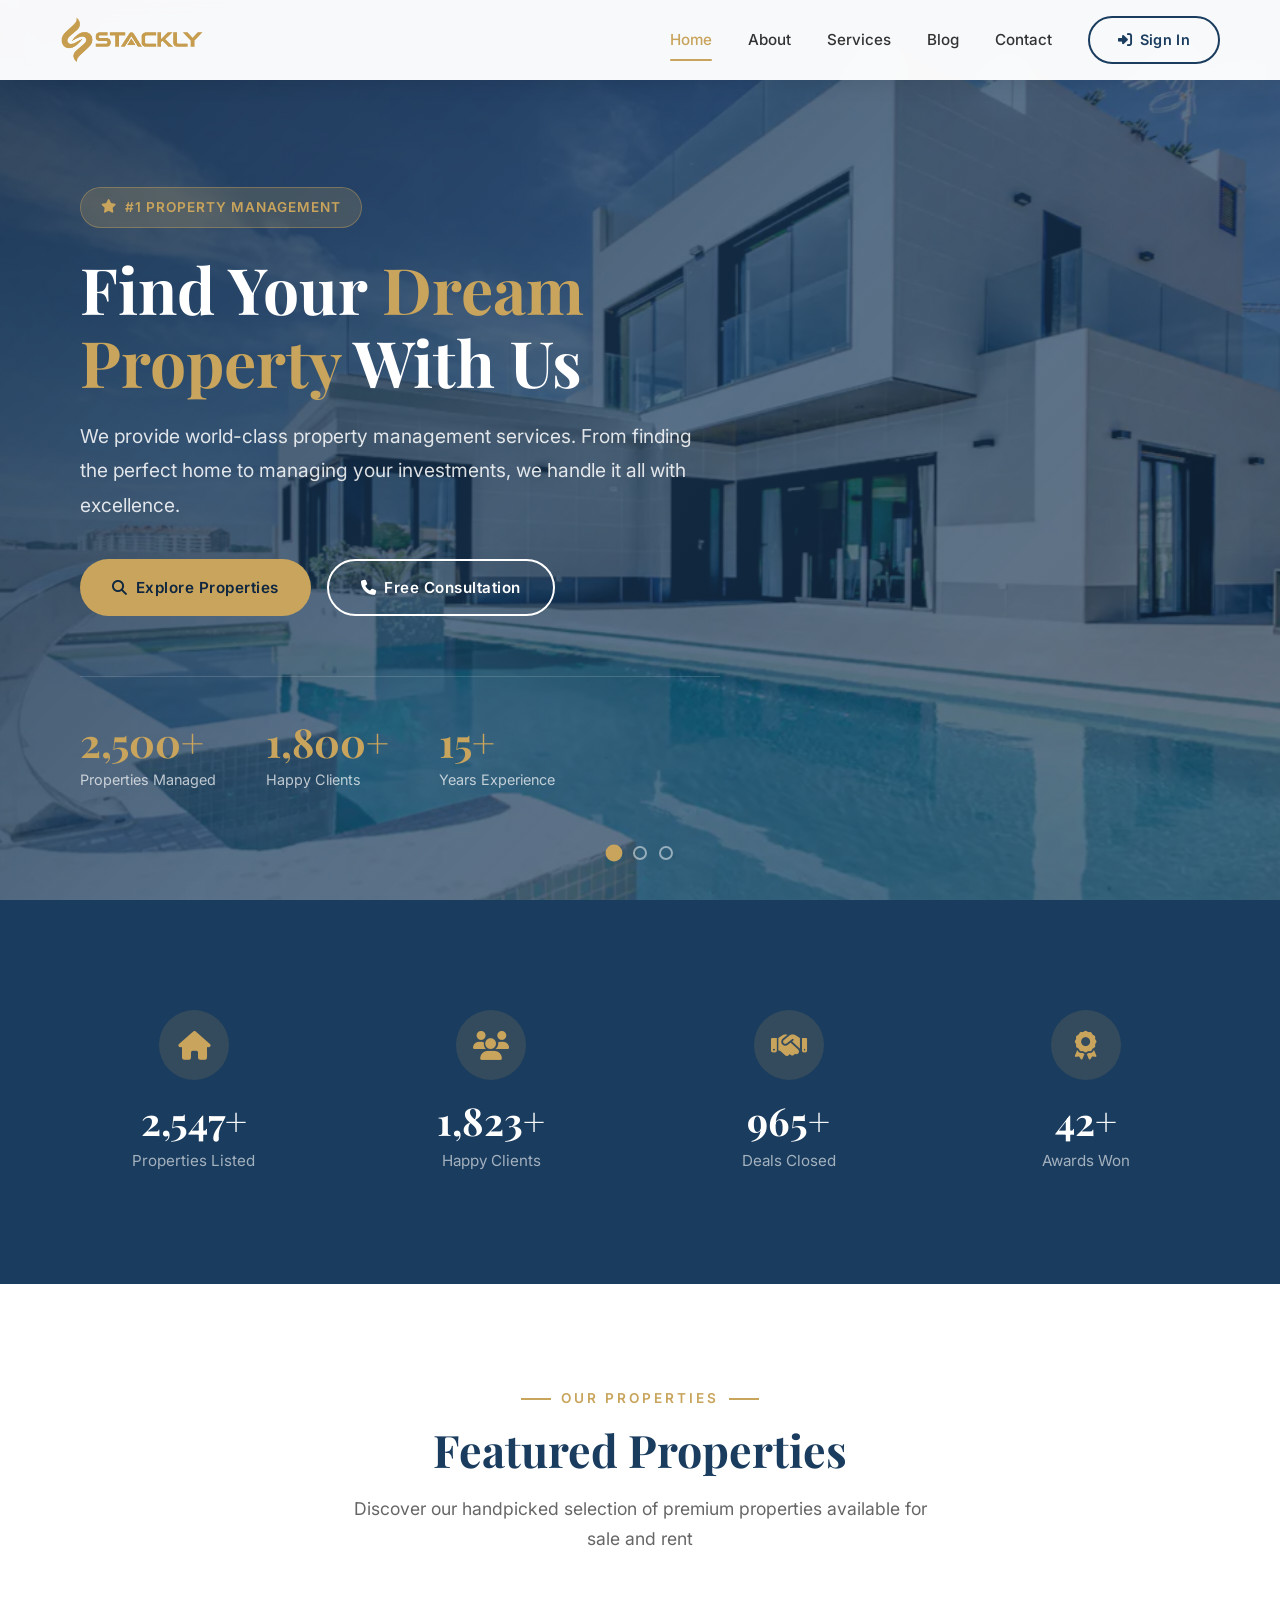
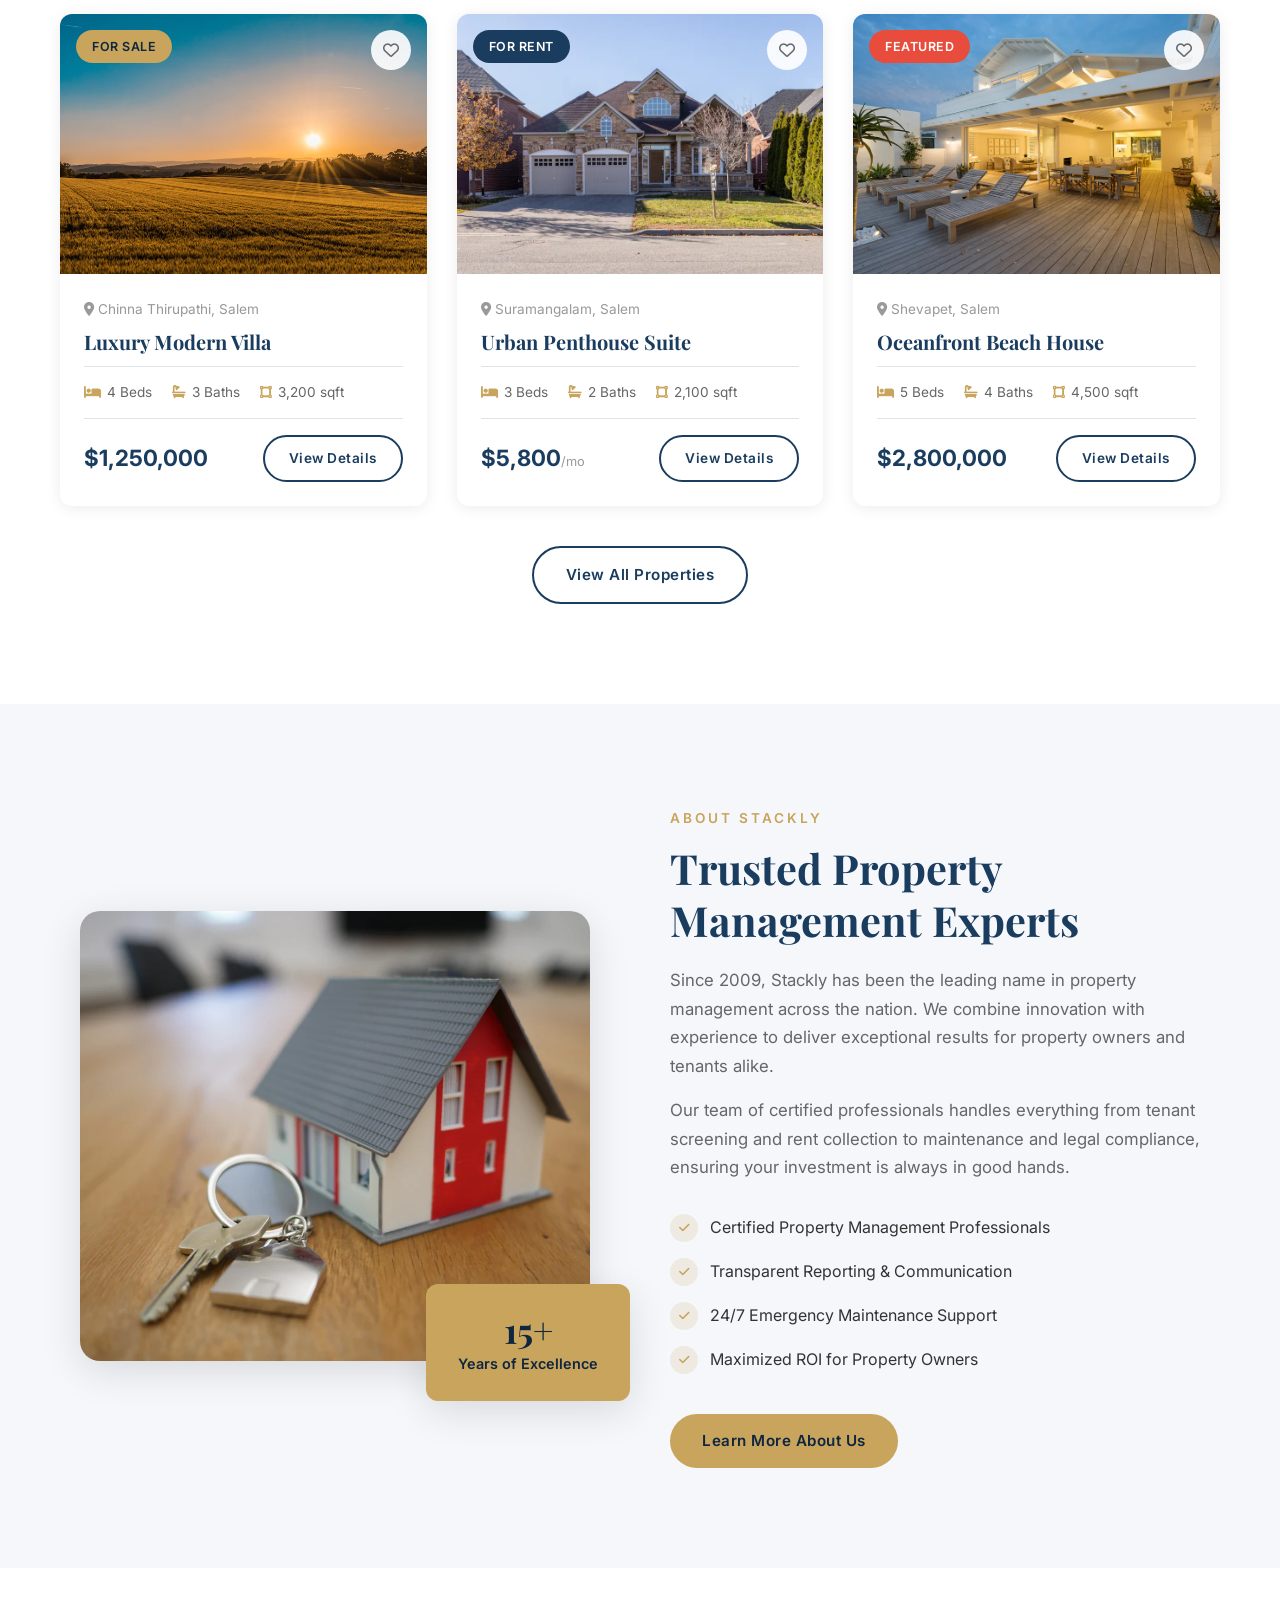
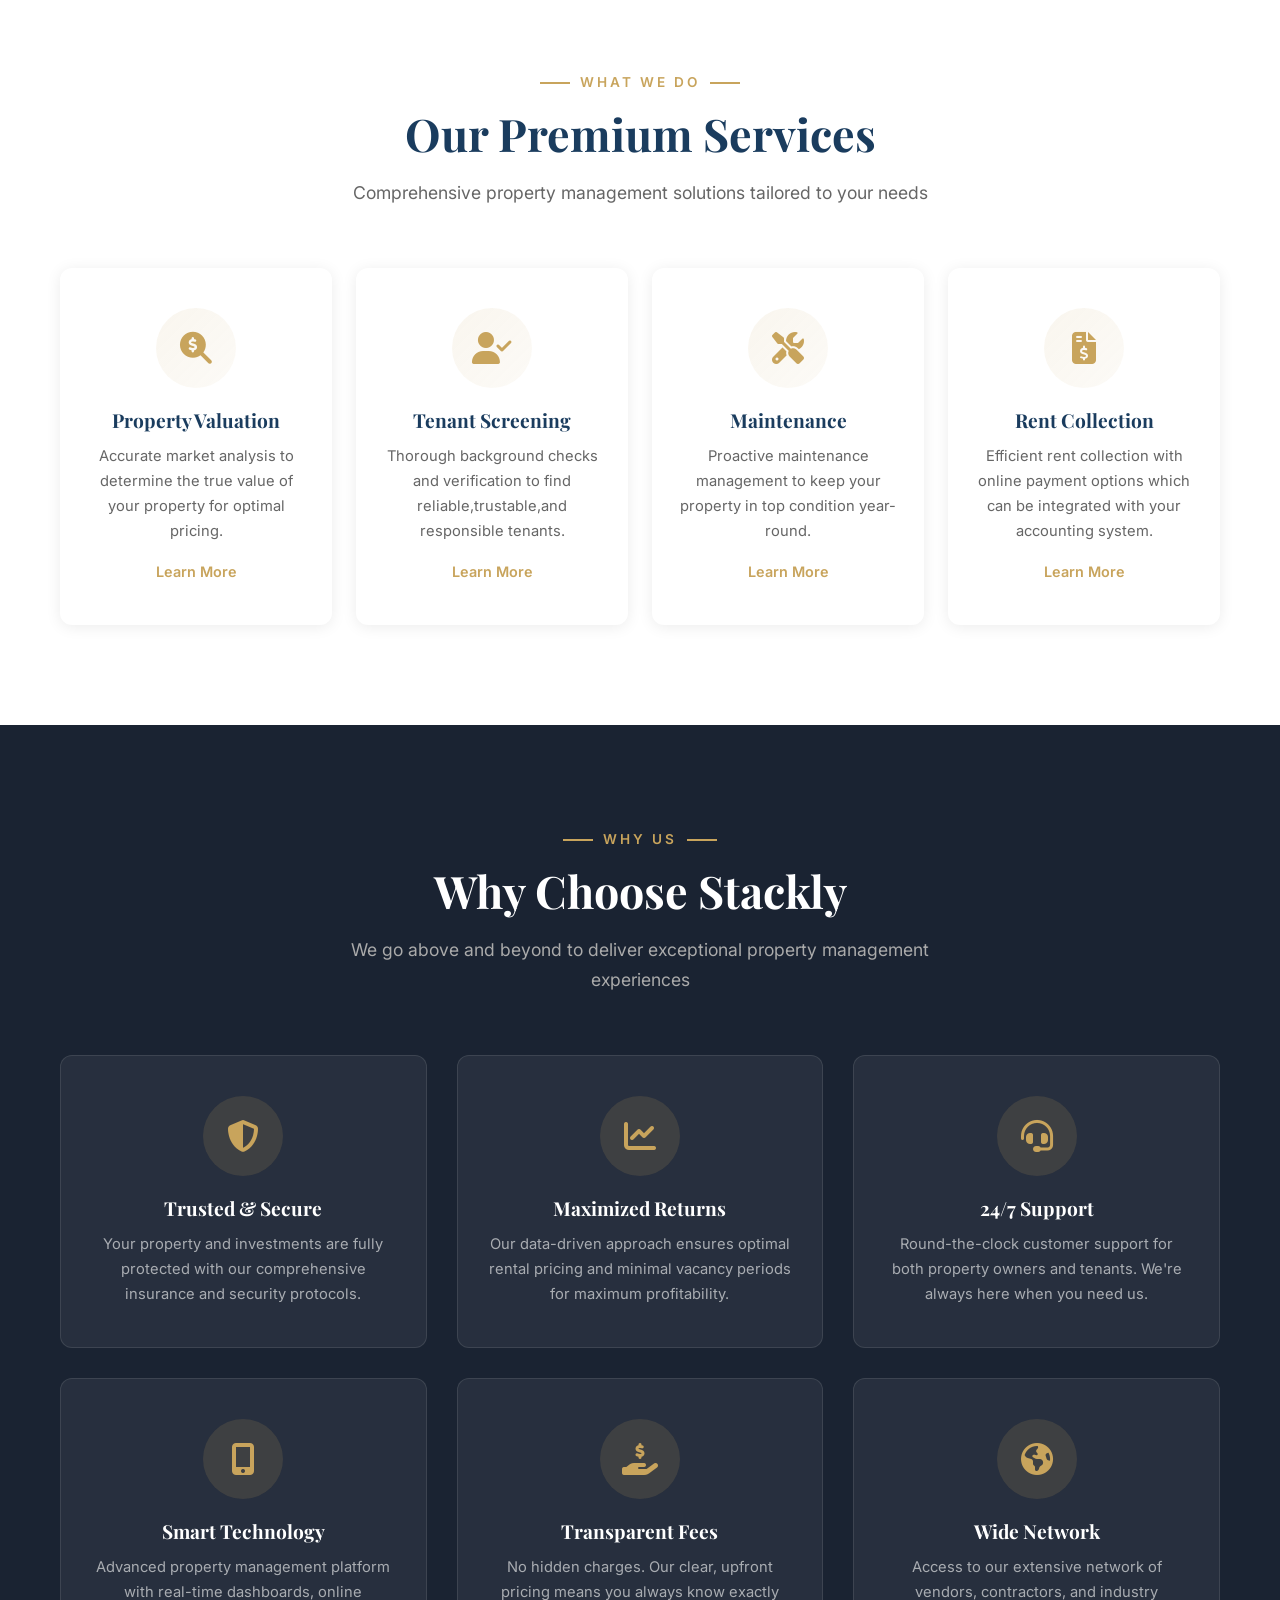
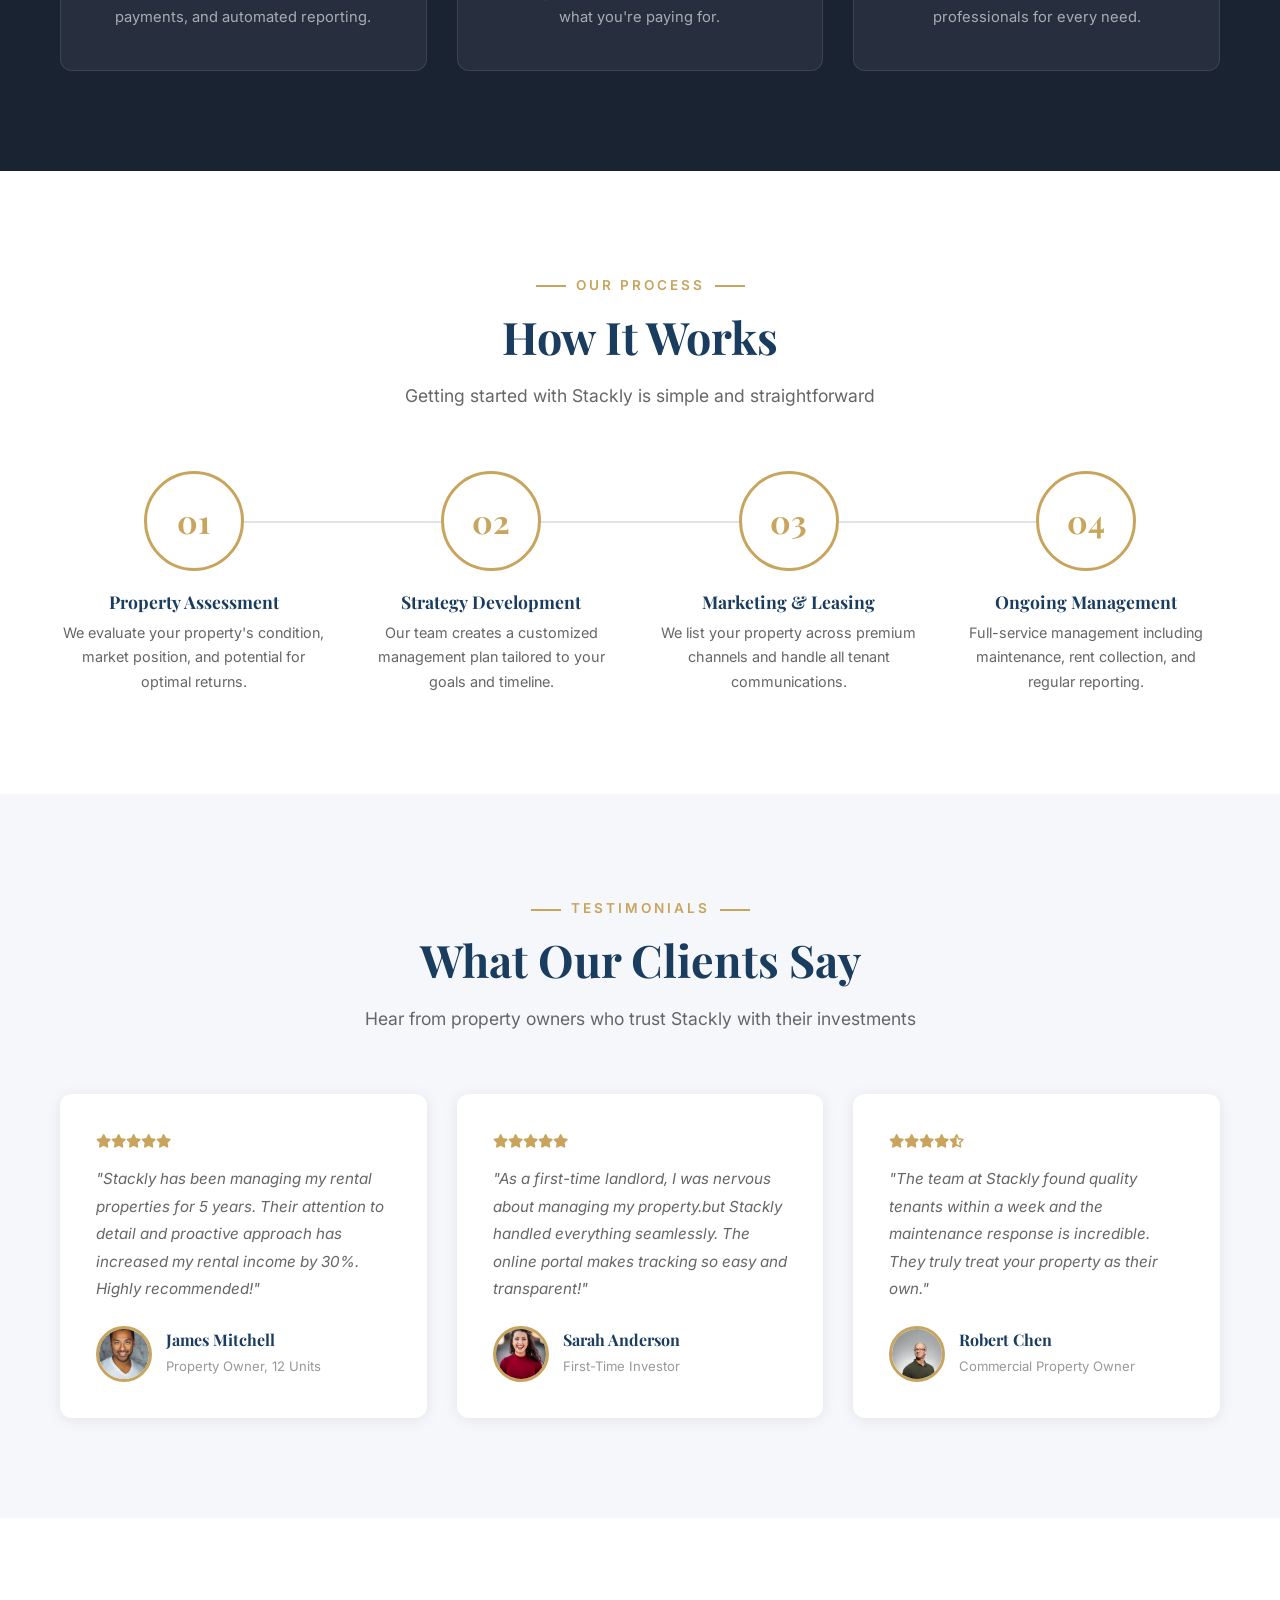
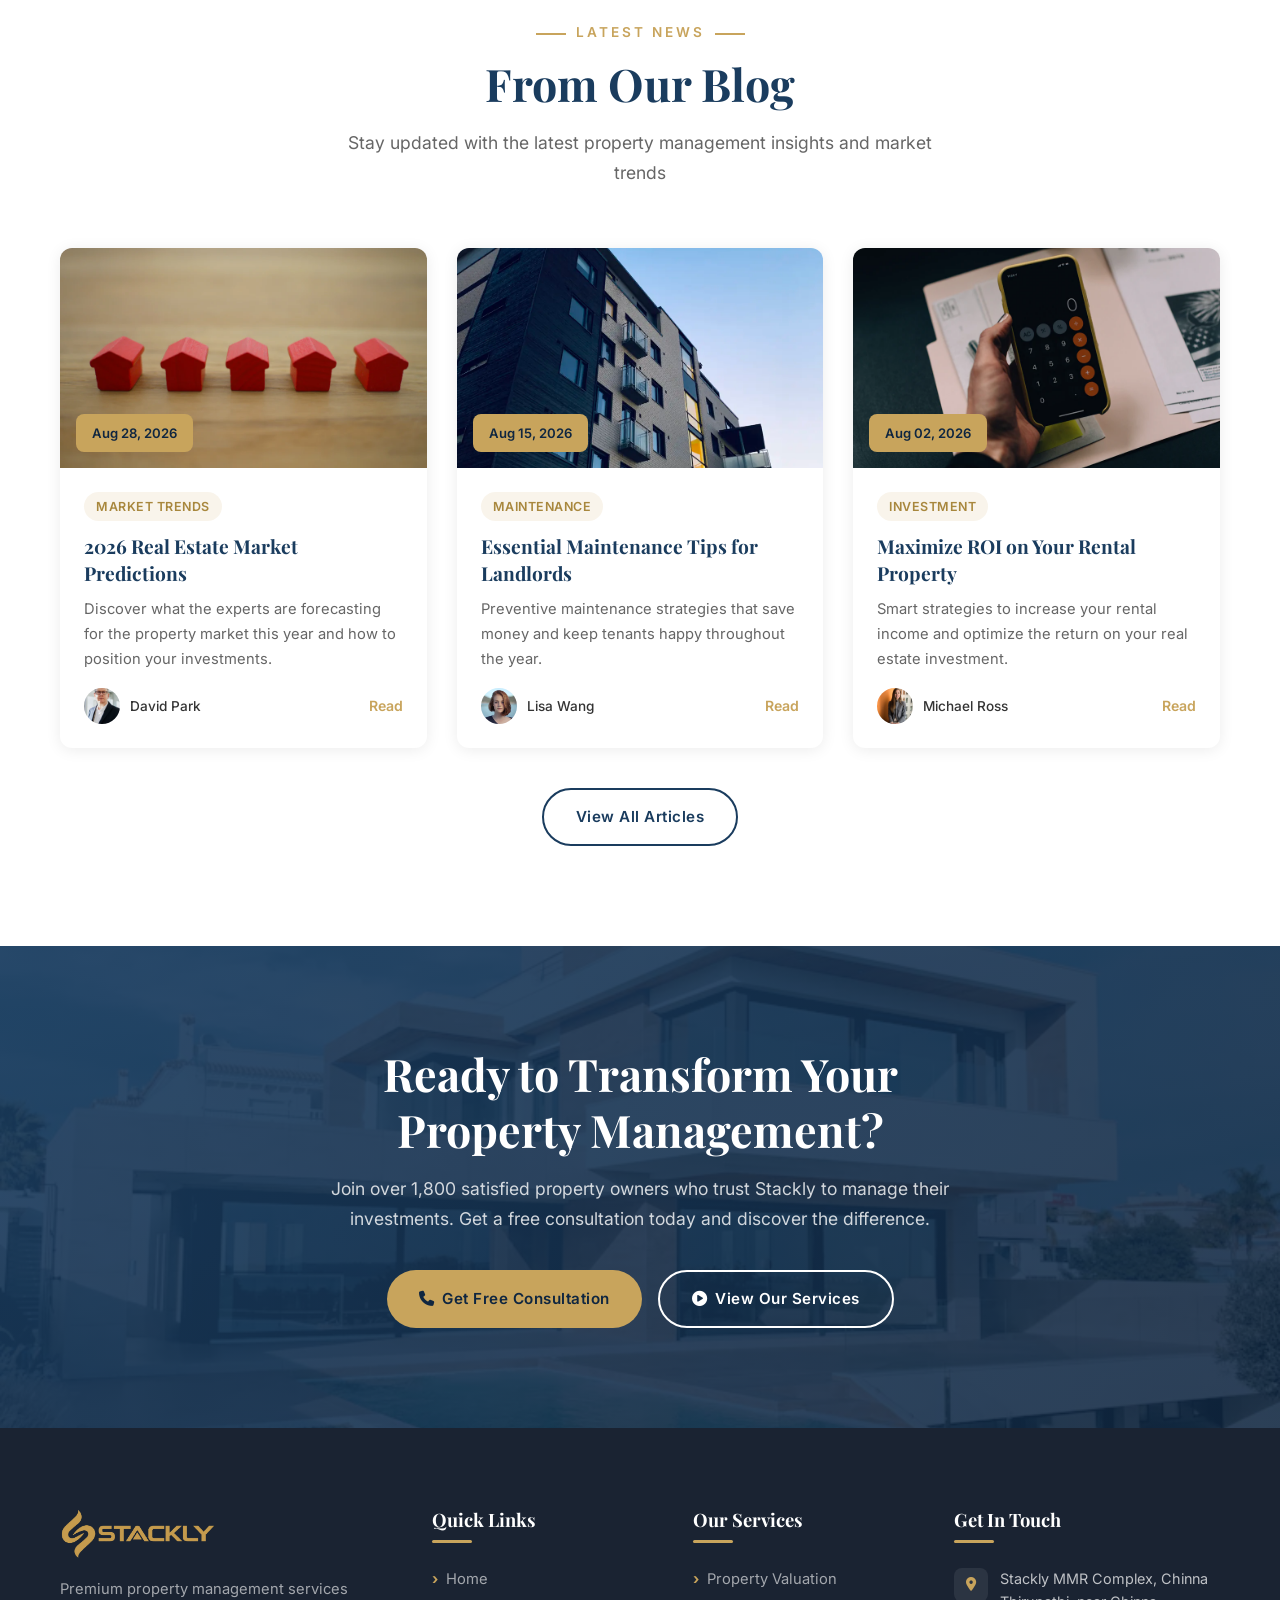
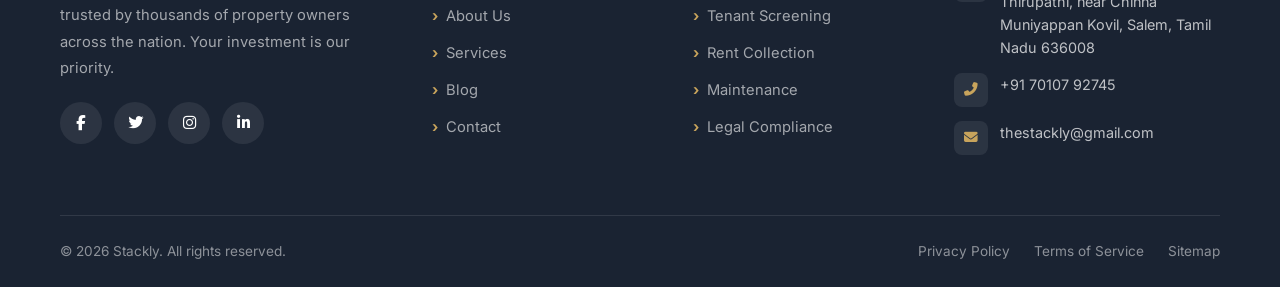
<file: index.html>
<!DOCTYPE html>
<html lang="en">
<head>
  <meta charset="UTF-8">
  <meta name="viewport" content="width=device-width, initial-scale=1.0">
  <title>Stackly - Premium Property Management</title>
  <link rel="preconnect" href="https://fonts.googleapis.com">
  <link href="https://fonts.googleapis.com/css2?family=Inter:wght@400;500;600;700&family=Playfair+Display:wght@400;600;700&display=swap" rel="stylesheet">
  <link rel="stylesheet" href="https://cdnjs.cloudflare.com/ajax/libs/font-awesome/6.5.1/css/all.min.css">
  <link rel="stylesheet" href="css/style.css">
</head>
<body>

  <!-- Preloader -->
  <div class="preloader" id="preloader">
    <div class="preloader-spinner"></div>
  </div>

  <!-- Navigation -->
  <header class="header" id="header">
    <div class="container">
      <a href="index.html" class="logo">
        <img src="Assets/logo.webp" alt="Stackly" class="logo-img">
      </a>
<nav class="nav-links" id="navLinks">
        <div class="nav-brand-row">
          <a href="index.html" class="logo nav-logo"><img src="Assets/logo.webp" alt="Stackly" class="logo-img"></a>
        </div>
        <a href="index.html" class="active">Home</a>
        <a href="about.html">About</a>
        <a href="services.html">Services</a>
        <a href="blog.html">Blog</a>
        <a href="contact.html">Contact</a>
        <a href="sign-in.html" class="nav-signin"><i class="fas fa-sign-in-alt"></i> Sign In</a>
      </nav>
      <div class="menu-toggle" id="menuToggle">
        <span></span>
        <span></span>
        <span></span>
      </div>
    </div>
  </header>
  <div class="nav-overlay" id="navOverlay"></div>

  <!-- Section 1: Hero -->
  <section class="hero" id="hero">
    <div class="hero-slider">
      <div class="hero-slide active">
        <img src="Assets/hero-1.webp" alt="Luxury Home">
      </div>
      <div class="hero-slide">
        <img src="Assets/hero-2.webp" alt="Modern House">
      </div>
      <div class="hero-slide">
        <img src="Assets/hero-3.webp" alt="Villa">
      </div>
    </div>
    <div class="hero-overlay"></div>
    <div class="container">
      <div class="hero-content">
        <div class="hero-badge"><i class="fas fa-star"></i> #1 Property Management</div>
        <h1>Find Your <span>Dream Property</span> With Us</h1>
        <p>We provide world-class property management services. From finding the perfect home to managing your investments, we handle it all with excellence.</p>
        <div class="hero-buttons">
          <a href="404.html" class="btn btn-primary"><i class="fas fa-search"></i> Explore Properties</a>
          <a href="404.html" class="btn btn-outline"><i class="fas fa-phone"></i> Free Consultation</a>
        </div>
        <div class="hero-stats">
          <div class="hero-stat">
            <h3>2,500+</h3>
            <p>Properties Managed</p>
          </div>
          <div class="hero-stat">
            <h3>1,800+</h3>
            <p>Happy Clients</p>
          </div>
          <div class="hero-stat">
            <h3>15+</h3>
            <p>Years Experience</p>
          </div>
        </div>
      </div>
    </div>
    <div class="hero-slide-nav">
      <button class="active" data-slide="0"></button>
      <button data-slide="1"></button>
      <button data-slide="2"></button>
    </div>
  </section>

  <!-- Section 2: Stats -->
  <section class="stats-section">
    <div class="container">
      <div class="stats-grid">
        <div class="stat-item animate-on-scroll">
          <div class="stat-icon"><i class="fas fa-home"></i></div>
          <h3 class="counter" data-target="2547">0</h3>
          <p>Properties Listed</p>
        </div>
        <div class="stat-item animate-on-scroll animate-delay-1">
          <div class="stat-icon"><i class="fas fa-users"></i></div>
          <h3 class="counter" data-target="1823">0</h3>
          <p>Happy Clients</p>
        </div>
        <div class="stat-item animate-on-scroll animate-delay-2">
          <div class="stat-icon"><i class="fas fa-handshake"></i></div>
          <h3 class="counter" data-target="965">0</h3>
          <p>Deals Closed</p>
        </div>
        <div class="stat-item animate-on-scroll animate-delay-3">
          <div class="stat-icon"><i class="fas fa-award"></i></div>
          <h3 class="counter" data-target="42">0</h3>
          <p>Awards Won</p>
        </div>
      </div>
    </div>
  </section>

  <!-- Section 3: Featured Properties -->
  <section class="section" id="properties">
    <div class="container">
      <div class="section-header animate-on-scroll">
        <span class="subtitle">Our Properties</span>
        <h2>Featured Properties</h2>
        <p>Discover our handpicked selection of premium properties available for sale and rent</p>
      </div>
      <div class="properties-grid">
        <div class="property-card animate-on-scroll">
          <div class="property-img">
            <img src="Assets/property-1.webp" alt="Modern Villa">
            <span class="property-badge badge-sale">For Sale</span>
            <button class="property-fav"><i class="far fa-heart"></i></button>
          </div>
          <div class="property-info">
            <div class="property-location"><i class="fas fa-map-marker-alt"></i> Chinna Thirupathi, Salem</div>
            <h3>Luxury Modern Villa</h3>
            <div class="property-features">
              <span><i class="fas fa-bed"></i> 4 Beds</span>
              <span><i class="fas fa-bath"></i> 3 Baths</span>
              <span><i class="fas fa-vector-square"></i> 3,200 sqft</span>
            </div>
            <div class="property-footer">
              <span class="property-price">$1,250,000</span>
              <a href="404.html" class="btn btn-sm btn-outline-dark">View Details</a>
            </div>
          </div>
        </div>
        <div class="property-card animate-on-scroll animate-delay-1">
          <div class="property-img">
            <img src="Assets/property-2.webp" alt="Penthouse">
            <span class="property-badge badge-rent">For Rent</span>
            <button class="property-fav"><i class="far fa-heart"></i></button>
          </div>
          <div class="property-info">
            <div class="property-location"><i class="fas fa-map-marker-alt"></i> Suramangalam, Salem</div>
            <h3>Urban Penthouse Suite</h3>
            <div class="property-features">
              <span><i class="fas fa-bed"></i> 3 Beds</span>
              <span><i class="fas fa-bath"></i> 2 Baths</span>
              <span><i class="fas fa-vector-square"></i> 2,100 sqft</span>
            </div>
            <div class="property-footer">
              <span class="property-price">$5,800<small>/mo</small></span>
              <a href="404.html" class="btn btn-sm btn-outline-dark">View Details</a>
            </div>
          </div>
        </div>
        <div class="property-card animate-on-scroll animate-delay-2">
          <div class="property-img">
            <img src="Assets/property-3.webp" alt="Beach House">
            <span class="property-badge badge-featured">Featured</span>
            <button class="property-fav"><i class="far fa-heart"></i></button>
          </div>
          <div class="property-info">
            <div class="property-location"><i class="fas fa-map-marker-alt"></i> Shevapet, Salem</div>
            <h3>Oceanfront Beach House</h3>
            <div class="property-features">
              <span><i class="fas fa-bed"></i> 5 Beds</span>
              <span><i class="fas fa-bath"></i> 4 Baths</span>
              <span><i class="fas fa-vector-square"></i> 4,500 sqft</span>
            </div>
            <div class="property-footer">
              <span class="property-price">$2,800,000</span>
              <a href="404.html" class="btn btn-sm btn-outline-dark">View Details</a>
            </div>
          </div>
        </div>
      </div>
      <div style="text-align:center; margin-top:40px;">
        <a href="404.html" class="btn btn-outline-dark">View All Properties </a>
      </div>
    </div>
  </section>

  <!-- Section 4: About Preview -->
  <section class="section section-alt" id="about-preview">
    <div class="container">
      <div class="split-section">
        <div class="split-images animate-on-scroll">
          <div class="main-img">
            <img src="Assets/about-preview.webp" alt="About Stackly">
          </div>
          <div class="floating-card">
            <h3>15+</h3>
            <p>Years of Excellence</p>
          </div>
        </div>
        <div class="split-content animate-on-scroll animate-delay-2">
          <span class="subtitle">About Stackly</span>
          <h2>Trusted Property Management Experts</h2>
          <p>Since 2009, Stackly has been the leading name in property management across the nation. We combine innovation with experience to deliver exceptional results for property owners and tenants alike.</p>
          <p>Our team of certified professionals handles everything from tenant screening and rent collection to maintenance and legal compliance, ensuring your investment is always in good hands.</p>
          <ul class="check-list">
            <li><i class="fas fa-check"></i> Certified Property Management Professionals</li>
            <li><i class="fas fa-check"></i> Transparent Reporting & Communication</li>
            <li><i class="fas fa-check"></i> 24/7 Emergency Maintenance Support</li>
            <li><i class="fas fa-check"></i> Maximized ROI for Property Owners</li>
          </ul>
          <a href="404.html" class="btn btn-primary">Learn More About Us </a>
        </div>
      </div>
    </div>
  </section>

  <!-- Section 5: Services -->
  <section class="section" id="services-preview">
    <div class="container">
      <div class="section-header animate-on-scroll">
        <span class="subtitle">What We Do</span>
        <h2>Our Premium Services</h2>
        <p>Comprehensive property management solutions tailored to your needs</p>
      </div>
      <div class="services-grid">
        <div class="service-card animate-on-scroll">
          <div class="service-icon"><i class="fas fa-search-dollar"></i></div>
          <h3>Property Valuation</h3>
          <p>Accurate market analysis to determine the true value of your property for optimal pricing.</p>
          <a href="404.html" class="learn-more">Learn More </a>
        </div>
        <div class="service-card animate-on-scroll animate-delay-1">
          <div class="service-icon"><i class="fas fa-user-check"></i></div>
          <h3>Tenant Screening</h3>
          <p>Thorough background checks and verification to find reliable,trustable,and responsible tenants.</p>
          <a href="404.html" class="learn-more">Learn More </a>
        </div>
        <div class="service-card animate-on-scroll animate-delay-2">
          <div class="service-icon"><i class="fas fa-tools"></i></div>
          <h3>Maintenance</h3>
          <p>Proactive maintenance management to keep your property in top condition year-round.</p>
          <a href="404.html" class="learn-more">Learn More </a>
        </div>
        <div class="service-card animate-on-scroll animate-delay-3">
          <div class="service-icon"><i class="fas fa-file-invoice-dollar"></i></div>
          <h3>Rent Collection</h3>
          <p>Efficient rent collection with online payment options which can be integrated with your accounting system.</p>
          <a href="404.html" class="learn-more">Learn More </a>
        </div>
      </div>
    </div>
  </section>

  <!-- Section 6: Why Choose Us -->
  <section class="section section-dark" id="why-us">
    <div class="container">
      <div class="section-header animate-on-scroll">
        <span class="subtitle">Why Us</span>
        <h2>Why Choose Stackly</h2>
        <p>We go above and beyond to deliver exceptional property management experiences</p>
      </div>
      <div class="why-us-grid">
        <div class="why-card animate-on-scroll">
          <div class="icon"><i class="fas fa-shield-alt"></i></div>
          <h3>Trusted & Secure</h3>
          <p>Your property and investments are fully protected with our comprehensive insurance and security protocols.</p>
        </div>
        <div class="why-card animate-on-scroll animate-delay-1">
          <div class="icon"><i class="fas fa-chart-line"></i></div>
          <h3>Maximized Returns</h3>
          <p>Our data-driven approach ensures optimal rental pricing and minimal vacancy periods for maximum profitability.</p>
        </div>
        <div class="why-card animate-on-scroll animate-delay-2">
          <div class="icon"><i class="fas fa-headset"></i></div>
          <h3>24/7 Support</h3>
          <p>Round-the-clock customer support for both property owners and tenants. We're always here when you need us.</p>
        </div>
        <div class="why-card animate-on-scroll animate-delay-3">
          <div class="icon"><i class="fas fa-mobile-alt"></i></div>
          <h3>Smart Technology</h3>
          <p>Advanced property management platform with real-time dashboards, online payments, and automated reporting.</p>
        </div>
        <div class="why-card animate-on-scroll animate-delay-4">
          <div class="icon"><i class="fas fa-hand-holding-usd"></i></div>
          <h3>Transparent Fees</h3>
          <p>No hidden charges. Our clear, upfront pricing means you always know exactly what you're paying for.</p>
        </div>
        <div class="why-card animate-on-scroll">
          <div class="icon"><i class="fas fa-globe-americas"></i></div>
          <h3>Wide Network</h3>
          <p>Access to our extensive network of vendors, contractors, and industry professionals for every need.</p>
        </div>
      </div>
    </div>
  </section>

  <!-- Section 7: How It Works / Process -->
  <section class="section" id="process">
    <div class="container">
      <div class="section-header animate-on-scroll">
        <span class="subtitle">Our Process</span>
        <h2>How It Works</h2>
        <p>Getting started with Stackly is simple and straightforward</p>
      </div>
      <div class="process-grid">
        <div class="process-step animate-on-scroll">
          <div class="process-number">01</div>
          <h3>Property Assessment</h3>
          <p>We evaluate your property's condition, market position, and potential for optimal returns.</p>
        </div>
        <div class="process-step animate-on-scroll animate-delay-1">
          <div class="process-number">02</div>
          <h3>Strategy Development</h3>
          <p>Our team creates a customized management plan tailored to your goals and timeline.</p>
        </div>
        <div class="process-step animate-on-scroll animate-delay-2">
          <div class="process-number">03</div>
          <h3>Marketing & Leasing</h3>
          <p>We list your property across premium channels and handle all tenant communications.</p>
        </div>
        <div class="process-step animate-on-scroll animate-delay-3">
          <div class="process-number">04</div>
          <h3>Ongoing Management</h3>
          <p>Full-service management including maintenance, rent collection, and regular reporting.</p>
        </div>
      </div>
    </div>
  </section>

  <!-- Section 8: Testimonials -->
  <section class="section section-alt" id="testimonials">
    <div class="container">
      <div class="section-header animate-on-scroll">
        <span class="subtitle">Testimonials</span>
        <h2>What Our Clients Say</h2>
        <p>Hear from property owners who trust Stackly with their investments</p>
      </div>
      <div class="testimonials-grid">
        <div class="testimonial-card animate-on-scroll">
          <div class="testimonial-stars">
            <i class="fas fa-star"></i><i class="fas fa-star"></i><i class="fas fa-star"></i><i class="fas fa-star"></i><i class="fas fa-star"></i>
          </div>
          <p>"Stackly has been managing my rental properties for 5 years. Their attention to detail and proactive approach has increased my rental income by 30%. Highly recommended!"</p>
          <div class="testimonial-author">
            <img src="Assets/testimonial-1.webp" alt="James Mitchell">
            <div>
              <h4>James Mitchell</h4>
              <span>Property Owner, 12 Units</span>
            </div>
          </div>
        </div>
        <div class="testimonial-card animate-on-scroll animate-delay-1">
          <div class="testimonial-stars">
            <i class="fas fa-star"></i><i class="fas fa-star"></i><i class="fas fa-star"></i><i class="fas fa-star"></i><i class="fas fa-star"></i>
          </div>
          <p>"As a first-time landlord, I was nervous about managing my property.but Stackly handled everything seamlessly. The online portal makes tracking so easy and transparent!"</p>
          <div class="testimonial-author">
            <img src="Assets/testimonial-2.webp" alt="Sarah Anderson">
            <div>
              <h4>Sarah Anderson</h4>
              <span>First-Time Investor</span>
            </div>
          </div>
        </div>
        <div class="testimonial-card animate-on-scroll animate-delay-2">
          <div class="testimonial-stars">
            <i class="fas fa-star"></i><i class="fas fa-star"></i><i class="fas fa-star"></i><i class="fas fa-star"></i><i class="fas fa-star-half-alt"></i>
          </div>
          <p>"The team at Stackly found quality tenants within a week and the maintenance response is incredible. They truly treat your property as their own."</p>
          <div class="testimonial-author">
            <img src="Assets/testimonial-3.webp" alt="Robert Chen">
            <div>
              <h4>Robert Chen</h4>
              <span>Commercial Property Owner</span>
            </div>
          </div>
        </div>
      </div>
    </div>
  </section>

  <!-- Section 9: Blog Preview -->
  <section class="section" id="blog-preview">
    <div class="container">
      <div class="section-header animate-on-scroll">
        <span class="subtitle">Latest News</span>
        <h2>From Our Blog</h2>
        <p>Stay updated with the latest property management insights and market trends</p>
      </div>
      <div class="blog-grid">
        <div class="blog-card animate-on-scroll">
          <div class="blog-card-img">
            <img src="Assets/blog-1.webp" alt="Market Trends">
            <span class="blog-card-date">Aug 28, 2026</span>
          </div>
          <div class="blog-card-content">
            <span class="blog-card-tag">Market Trends</span>
            <h3>2026 Real Estate Market Predictions</h3>
            <p>Discover what the experts are forecasting for the property market this year and how to position your investments.</p>
            <div class="blog-card-footer">
              <div class="blog-card-author">
                <img src="Assets/blog-author-1.webp" alt="Author">
                <span>David Park</span>
              </div>
              <a href="404.html" class="blog-read-more">Read </a>
            </div>
          </div>
        </div>
        <div class="blog-card animate-on-scroll animate-delay-1">
          <div class="blog-card-img">
            <img src="Assets/blog-2.webp" alt="Maintenance Tips">
            <span class="blog-card-date">Aug 15, 2026</span>
          </div>
          <div class="blog-card-content">
            <span class="blog-card-tag">Maintenance</span>
            <h3>Essential Maintenance Tips for Landlords</h3>
            <p>Preventive maintenance strategies that save money and keep tenants happy throughout the year.</p>
            <div class="blog-card-footer">
              <div class="blog-card-author">
                <img src="Assets/blog-author-2.webp" alt="Author">
                <span>Lisa Wang</span>
              </div>
              <a href="404.html" class="blog-read-more">Read </a>
            </div>
          </div>
        </div>
        <div class="blog-card animate-on-scroll animate-delay-2">
          <div class="blog-card-img">
            <img src="Assets/blog-3.webp" alt="Tax Tips">
            <span class="blog-card-date">Aug 02, 2026</span>
          </div>
          <div class="blog-card-content">
            <span class="blog-card-tag">Investment</span>
            <h3>Maximize ROI on Your Rental Property</h3>
            <p>Smart strategies to increase your rental income and optimize the return on your real estate investment.</p>
            <div class="blog-card-footer">
              <div class="blog-card-author">
                <img src="Assets/blog-author-3.webp" alt="Author">
                <span>Michael Ross</span>
              </div>
              <a href="404.html" class="blog-read-more">Read </a>
            </div>
          </div>
        </div>
      </div>
      <div style="text-align:center; margin-top:40px;">
        <a href="404.html" class="btn btn-outline-dark">View All Articles </a>
      </div>
    </div>
  </section>

  <!-- Section 10: CTA -->
  <section class="cta-section">
    <div class="cta-bg">
      <img src="Assets/cta-1.webp" alt="CTA Background">
    </div>
    <div class="cta-overlay"></div>
    <div class="container">
      <div class="cta-content animate-on-scroll">
        <h2>Ready to Transform Your Property Management?</h2>
        <p>Join over 1,800 satisfied property owners who trust Stackly to manage their investments. Get a free consultation today and discover the difference.</p>
        <div class="cta-buttons">
          <a href="404.html" class="btn btn-primary"><i class="fas fa-phone"></i> Get Free Consultation</a>
          <a href="404.html" class="btn btn-outline"><i class="fas fa-play-circle"></i> View Our Services</a>
        </div>
      </div>
    </div>
  </section>

  <!-- Footer -->
  <footer class="footer">
    <div class="container">
      <div class="footer-grid">
        <div class="footer-col footer-about">
          <a href="index.html" class="logo" style="margin-bottom:16px;">
            <img src="Assets/logo.webp" alt="Stackly" class="logo-img" style="height:52px;">
          </a>
          <p>Premium property management services trusted by thousands of property owners across the nation. Your investment is our priority.</p>
          <div class="footer-social">
            <a href="404.html"><i class="fab fa-facebook-f"></i></a>
            <a href="404.html"><i class="fab fa-twitter"></i></a>
            <a href="404.html"><i class="fab fa-instagram"></i></a>
            <a href="404.html"><i class="fab fa-linkedin-in"></i></a>
          </div>
        </div>
        
        <div class="footer-col">
          <h3>Quick Links</h3>
          <ul class="footer-links">
            <li><a href="index.html">Home</a></li>
            <li><a href="about.html">About Us</a></li>
            <li><a href="services.html">Services</a></li>
            <li><a href="blog.html">Blog</a></li>
            <li><a href="contact.html">Contact</a></li>
          </ul>
        </div>
        <div class="footer-col">
          <h3>Our Services</h3>
          <ul class="footer-links">
            <li><a href="404.html">Property Valuation</a></li>
            <li><a href="404.html">Tenant Screening</a></li>
            <li><a href="404.html">Rent Collection</a></li>
            <li><a href="404.html">Maintenance</a></li>
            <li><a href="404.html">Legal Compliance</a></li>
          </ul>
        </div>
        <div class="footer-col">
          <h3>Get In Touch</h3>
          <div class="footer-contact">
            <div class="footer-contact-item">
              <span class="fc-icon"><i class="fas fa-map-marker-alt"></i></span>
              <span>Stackly MMR Complex, Chinna Thirupathi, near Chinna Muniyappan Kovil, Salem, Tamil Nadu 636008</span>
            </div>
            <div class="footer-contact-item">
              <span class="fc-icon fc-center"><i class="fas fa-phone-alt"></i></span>
              <a href="404.html">+91 70107 92745</a>
            </div>
            <div class="footer-contact-item">
              <span class="fc-icon fc-center"><i class="fas fa-envelope"></i></span>
              <a href="404.html">thestackly@gmail.com</a>
            </div>
          </div>
        </div>
</div>
      <div class="footer-bottom">
        <p>&copy; 2026 Stackly. All rights reserved.</p>
        <div class="footer-bottom-links">
          <a href="404.html">Privacy Policy</a>
          <a href="404.html">Terms of Service</a>
          <a href="404.html">Sitemap</a>
        </div>
      </div>
    </div>
  </footer>

  <!-- Back to Top -->
  <button class="back-to-top" id="backToTop"><i class="fas fa-chevron-up"></i></button>

  <script src="js/script.js"></script>
</body>
</html>
</file>
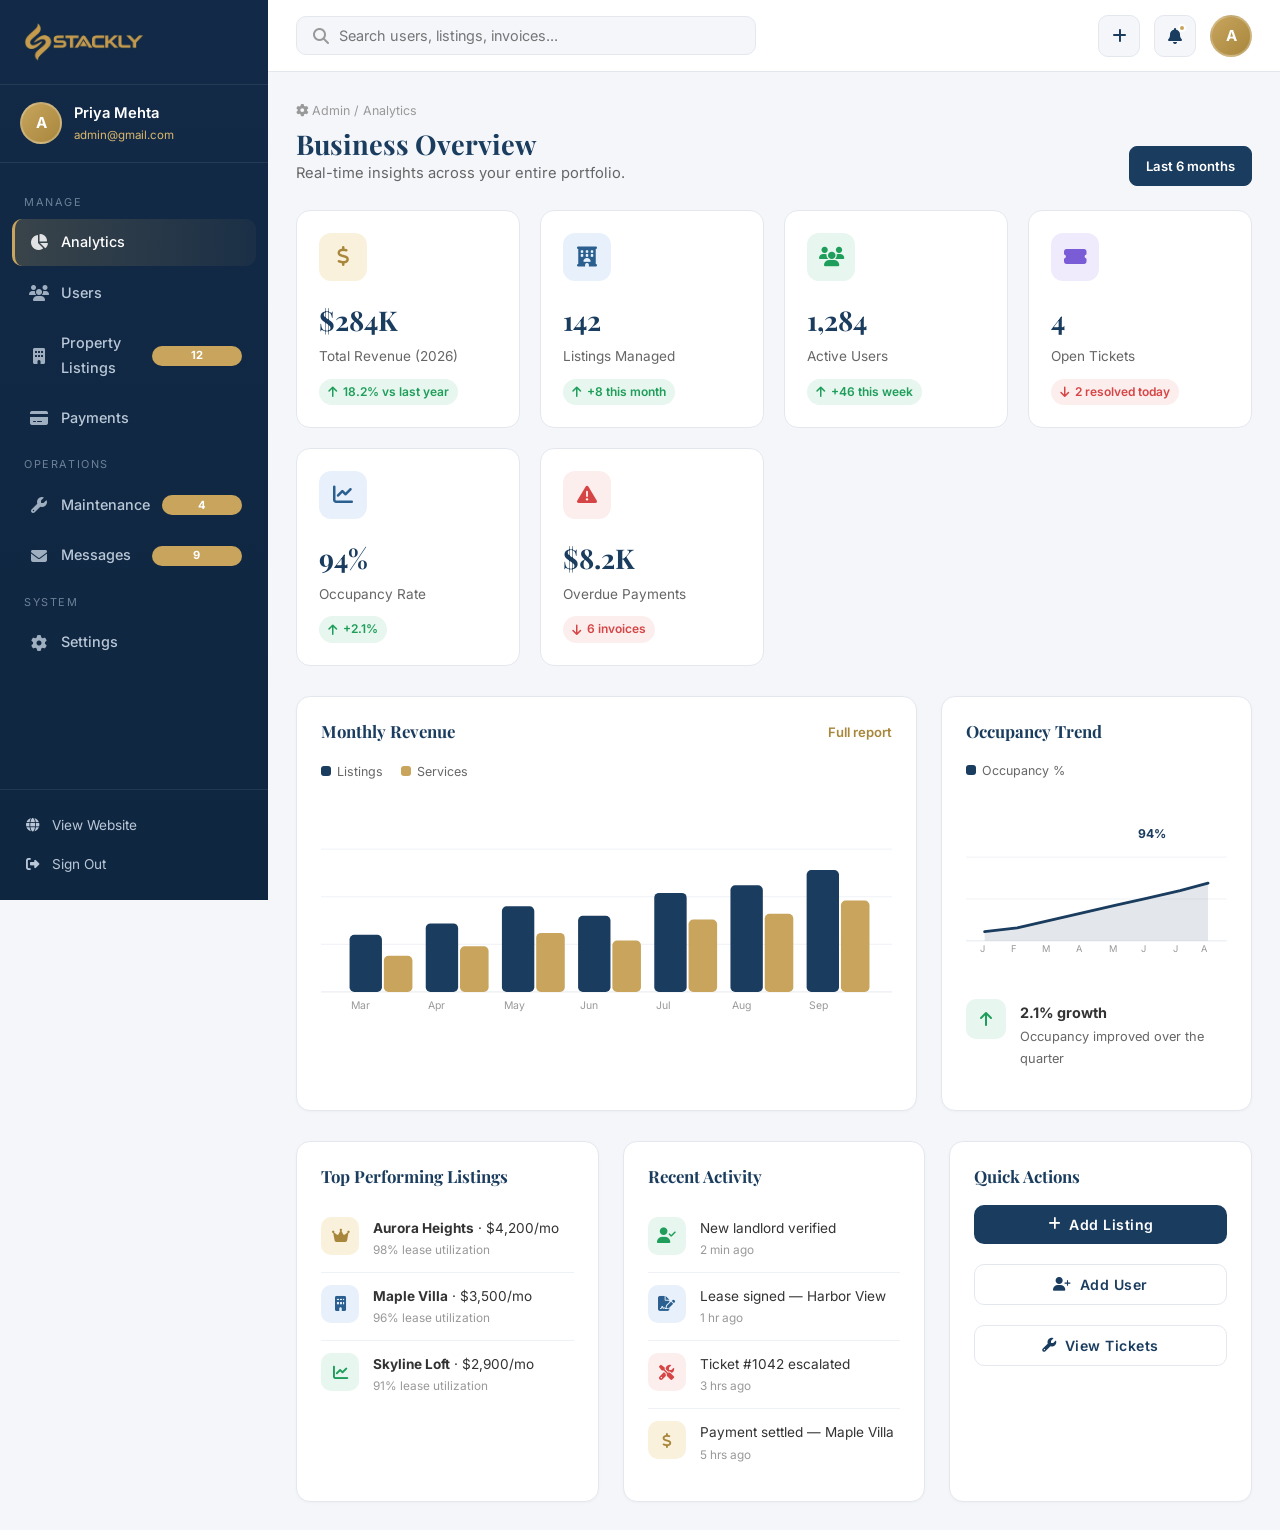
<file: admindashboard.html>
﻿<!DOCTYPE html>
<html lang="en">
<head>
  <meta charset="UTF-8">
  <meta name="viewport" content="width=device-width, initial-scale=1.0">
  <title>Admin Dashboard - Stackly</title>
  <link rel="preconnect" href="https://fonts.googleapis.com">
  <link href="https://fonts.googleapis.com/css2?family=Inter:wght@400;500;600;700&family=Playfair+Display:wght@400;600;700&display=swap" rel="stylesheet">
  <link rel="stylesheet" href="https://cdnjs.cloudflare.com/ajax/libs/font-awesome/6.5.1/css/all.min.css">
  <link rel="stylesheet" href="css/style.css">
  <link rel="stylesheet" href="css/dashboard.css">
</head>
<body class="dash-body">

  <div class="preloader" id="preloader"><div class="preloader-spinner"></div></div>

  <div class="dash">

    <!-- ===== SIDEBAR ===== -->
    <aside class="dash-sidebar">
      <button class="dash-sidebar-close" id="dashSidebarClose" aria-label="Close menu"><i class="fas fa-times"></i></button>

      <div class="dash-brand">
        <img src="Assets/logo.webp" alt="Stackly">
        <div class="dash-brand-text"><br></div>
      </div>

      <div class="dash-user-mini">
        <div class="dash-avatar" id="dashSideAvatar">PM</div>
        <div class="info">
          <div class="name" id="dashSideName">Priya Mehta</div>
          <div class="role" id="dashSideEmail">admin@gmail.com</div>
        </div>
      </div>

      <nav class="dash-nav">
        <div class="dash-nav-label">Manage</div>
        <a href="#" class="active" data-page="overview"><i class="fas fa-chart-pie"></i><span>Analytics</span></a>
        <a href="#" data-page="users"><i class="fas fa-users"></i><span>Users</span></a>
        <a href="#" data-page="listings"><i class="fas fa-building"></i><span>Property Listings</span><span class="badge-n">12</span></a>
        <a href="#" data-page="payments"><i class="fas fa-credit-card"></i><span>Payments</span></a>

        <div class="dash-nav-label">Operations</div>
        <a href="#" data-page="maintenance"><i class="fas fa-wrench"></i><span>Maintenance</span><span class="badge-n">4</span></a>
        <a href="#" data-page="messages"><i class="fas fa-envelope"></i><span>Messages</span><span class="badge-n">9</span></a>

        <div class="dash-nav-label">System</div>
        <a href="#" data-page="settings"><i class="fas fa-cog"></i><span>Settings</span></a>
      </nav>

      <div class="dash-sidebar-foot">
        <a href="index.html"><i class="fas fa-globe"></i> View Website</a>
        <a href="sign-in.html" data-confirm="Sign out of the admin console?"><i class="fas fa-sign-out-alt"></i> Sign Out</a>
      </div>
    </aside>

    <!-- ===== MAIN ===== -->
    <div class="dash-main">

      <header class="dash-topbar">
        <button class="dash-burger" aria-label="Menu"><i class="fas fa-bars"></i></button>
        <div class="dash-search">
          <i class="fas fa-search"></i>
          <input type="text" placeholder="Search users, listings, invoices..." data-search="tbody tr">
        </div>
        <div class="dash-top-actions">
          <button class="dash-icon-btn" title="Add Property" onclick="switchTo('listings')"><i class="fas fa-plus"></i></button>
          <button class="dash-icon-btn" title="Notifications" onclick="showToast('4 new notifications')"><i class="fas fa-bell"></i><span class="dot"></span></button>
          <div class="dash-top-user"><div class="dash-avatar" id="dashTopAvatar">PM</div></div>
        </div>
      </header>

      <main class="dash-content">

        <!-- ============ ANALYTICS ============ -->
        <section class="dash-page active" id="overview">
          <div class="dash-page-head">
            <div>
              <div class="crumb"><i class="fas fa-cog"></i> Admin / Analytics</div>
              <h1>Business Overview</h1>
              <p class="sub">Real-time insights across your entire portfolio.</p>
            </div>
            <div class="tabs-row">
              <span class="tab-chip active">Last 6 months</span>
            </div>
          </div>

          <div class="dash-grid stat-grid mb-3">
            <div class="stat-card">
              <div class="icon icon-gold"><i class="fas fa-dollar-sign"></i></div>
              <div class="val">$284K</div>
              <div class="lbl">Total Revenue (2026)</div>
              <span class="trend up"><i class="fas fa-arrow-up"></i> 18.2% vs last year</span>
            </div>
            <div class="stat-card">
              <div class="icon icon-blue"><i class="fas fa-hotel"></i></div>
              <div class="val">142</div>
              <div class="lbl">Listings Managed</div>
              <span class="trend up"><i class="fas fa-arrow-up"></i> +8 this month</span>
            </div>
            <div class="stat-card">
              <div class="icon icon-green"><i class="fas fa-users"></i></div>
              <div class="val">1,284</div>
              <div class="lbl">Active Users</div>
              <span class="trend up"><i class="fas fa-arrow-up"></i> +46 this week</span>
            </div>
            <div class="stat-card">
              <div class="icon icon-purple"><i class="fas fa-ticket-alt"></i></div>
              <div class="val">4</div>
              <div class="lbl">Open Tickets</div>
              <span class="trend down"><i class="fas fa-arrow-down"></i> 2 resolved today</span>
            </div>
            <div class="stat-card">
              <div class="icon icon-blue"><i class="fas fa-chart-line"></i></div>
              <div class="val">94%</div>
              <div class="lbl">Occupancy Rate</div>
              <span class="trend up"><i class="fas fa-arrow-up"></i> +2.1%</span>
            </div>
            <div class="stat-card">
              <div class="icon icon-red"><i class="fas fa-exclamation-triangle"></i></div>
              <div class="val">$8.2K</div>
              <div class="lbl">Overdue Payments</div>
              <span class="trend down"><i class="fas fa-arrow-down"></i> 6 invoices</span>
            </div>
          </div>

          <div class="dash-grid layout-2col gap-lg mb-3">
            <div class="dash-card">
              <div class="dash-card-head"><h3>Monthly Revenue</h3><span class="more">Full report</span></div>
              <div class="chart-box">
                <div class="chart-legend"><span><span class="legend-dot" style="background:var(--primary)"></span>Listings</span><span><span class="legend-dot" style="background:var(--accent)"></span>Services</span></div>
                <svg viewBox="0 0 600 230" width="100%" height="230" role="img" aria-label="Monthly revenue bars">
                  <line x1="0" y1="200" x2="600" y2="200" stroke="#e4e8ee" stroke-width="1"/>
                  <line x1="0" y1="150" x2="600" y2="150" stroke="#f0f2f6" stroke-width="1"/>
                  <line x1="0" y1="100" x2="600" y2="100" stroke="#f0f2f6" stroke-width="1"/>
                  <line x1="0" y1="50" x2="600" y2="50" stroke="#f0f2f6" stroke-width="1"/>
                  <g>
                    <rect x="30" y="140" width="34" height="60" rx="5" fill="var(--primary)"/>
                    <rect x="110" y="128" width="34" height="72" rx="5" fill="var(--primary)"/>
                    <rect x="190" y="110" width="34" height="90" rx="5" fill="var(--primary)"/>
                    <rect x="270" y="120" width="34" height="80" rx="5" fill="var(--primary)"/>
                    <rect x="350" y="96" width="34" height="104" rx="5" fill="var(--primary)"/>
                    <rect x="430" y="88" width="34" height="112" rx="5" fill="var(--primary)"/>
                    <rect x="510" y="72" width="34" height="128" rx="5" fill="var(--primary)"/>
                  </g>
                  <g>
                    <rect x="66" y="162" width="30" height="38" rx="5" fill="var(--accent)"/>
                    <rect x="146" y="152" width="30" height="48" rx="5" fill="var(--accent)"/>
                    <rect x="226" y="138" width="30" height="62" rx="5" fill="var(--accent)"/>
                    <rect x="306" y="146" width="30" height="54" rx="5" fill="var(--accent)"/>
                    <rect x="386" y="124" width="30" height="76" rx="5" fill="var(--accent)"/>
                    <rect x="466" y="118" width="30" height="82" rx="5" fill="var(--accent)"/>
                    <rect x="546" y="104" width="30" height="96" rx="5" fill="var(--accent)"/>
                  </g>
                  <g font-size="11" fill="#999">
                    <text x="32" y="218">Mar</text><text x="112" y="218">Apr</text><text x="192" y="218">May</text>
                    <text x="272" y="218">Jun</text><text x="352" y="218">Jul</text><text x="432" y="218">Aug</text><text x="512" y="218">Sep</text>
                  </g>
                </svg>
              </div>
            </div>

            <div class="dash-card">
              <div class="dash-card-head"><h3>Occupancy Trend</h3></div>
              <div class="chart-box">
                <div class="chart-legend"><span><span class="legend-dot" style="background:var(--primary)"></span>Occupancy %</span></div>
                <svg viewBox="0 0 280 180" width="100%" height="180" role="img" aria-label="Occupancy trend line">
                  <line x1="0" y1="150" x2="280" y2="150" stroke="#e4e8ee" stroke-width="1"/>
                  <line x1="0" y1="105" x2="280" y2="105" stroke="#f0f2f6" stroke-width="1"/>
                  <line x1="0" y1="60" x2="280" y2="60" stroke="#f0f2f6" stroke-width="1"/>
                  <polygon points="20,140 55,136 90,128 125,120 160,112 195,104 230,96 260,88,260,150,20,150" fill="rgba(26,60,94,0.12)" stroke="none"/>
                  <polyline points="20,140 55,136 90,128 125,120 160,112 195,104 230,96 260,88" fill="none" stroke="var(--primary)" stroke-width="3" stroke-linecap="round" stroke-linejoin="round"/>
                  <g font-size="10" fill="#999">
                    <text x="15" y="162">J</text><text x="48" y="162">F</text><text x="82" y="162">M</text>
                    <text x="118" y="162">A</text><text x="154" y="162">M</text><text x="188" y="162">J</text>
                    <text x="222" y="162">J</text><text x="252" y="162">A</text>
                  </g>
                  <text x="185" y="40" fill="var(--primary)" font-size="13" font-weight="700">94%</text>
                </svg>
              </div>
              <div class="insight">
                <div class="i-con icon-green"><i class="fas fa-arrow-up"></i></div>
                <div class="i-txt"><strong>2.1% growth</strong><p>Occupancy improved over the quarter</p></div>
              </div>
            </div>
          </div>

          <div class="dash-grid layout-3col gap-lg">
            <div class="dash-card">
              <div class="dash-card-head"><h3>Top Performing Listings</h3></div>
              <div class="feed-item">
                <div class="feed-icon icon-gold"><i class="fas fa-crown"></i></div>
                <div class="txt"><p><strong>Aurora Heights</strong> &middot; $4,200/mo <small>98% lease utilization</small></p></div>
              </div>
              <div class="feed-item">
                <div class="feed-icon icon-blue"><i class="fas fa-building"></i></div>
                <div class="txt"><p><strong>Maple Villa</strong> &middot; $3,500/mo <small>96% lease utilization</small></p></div>
              </div>
              <div class="feed-item">
                <div class="feed-icon icon-green"><i class="fas fa-chart-line"></i></div>
                <div class="txt"><p><strong>Skyline Loft</strong> &middot; $2,900/mo <small>91% lease utilization</small></p></div>
              </div>
            </div>

            <div class="dash-card">
              <div class="dash-card-head"><h3>Recent Activity</h3></div>
              <div class="feed-item">
                <div class="feed-icon icon-green"><i class="fas fa-user-check"></i></div>
                <div class="txt"><p>New landlord verified <small>2 min ago</small></p></div>
              </div>
              <div class="feed-item">
                <div class="feed-icon icon-blue"><i class="fas fa-file-signature"></i></div>
                <div class="txt"><p>Lease signed &mdash; Harbor View <small>1 hr ago</small></p></div>
              </div>
              <div class="feed-item">
                <div class="feed-icon icon-red"><i class="fas fa-tools"></i></div>
                <div class="txt"><p>Ticket #1042 escalated <small>3 hrs ago</small></p></div>
              </div>
              <div class="feed-item">
                <div class="feed-icon icon-gold"><i class="fas fa-dollar-sign"></i></div>
                <div class="txt"><p>Payment settled &mdash; Maple Villa <small>5 hrs ago</small></p></div>
              </div>
            </div>

            <div class="dash-card">
              <div class="dash-card-head"><h3>Quick Actions</h3></div>
              <button class="btn btn-navy w-100 mb-2" onclick="switchTo('listings')"><i class="fas fa-plus"></i> Add Listing</button>
              <button class="btn btn-ghost w-100 mb-2" onclick="switchTo('users')"><i class="fas fa-user-plus"></i> Add User</button>
              <button class="btn btn-ghost w-100" onclick="switchTo('maintenance')"><i class="fas fa-wrench"></i> View Tickets</button>
            </div>
          </div>
        </section>

        <!-- ============ USERS ============ -->
        <section class="dash-page" id="users">
          <div class="dash-page-head">
            <div>
              <div class="crumb"><i class="fas fa-cog"></i> Admin / Users</div>
              <h1>User Management</h1>
              <p class="sub">Manage landlords, tenants, and admin accounts.</p>
            </div>
            <button class="btn btn-gold" onclick="showToast('Add user form opened')"><i class="fas fa-user-plus"></i> Add User</button>
          </div>

          <div class="dash-card">
            <div class="dash-card-head">
              <h3>All Users <span style="color:var(--text-lighter)">(1,284)</span></h3>
              <div class="tabs-row"><span class="tab-chip active">All</span><span class="tab-chip">Landlords</span><span class="tab-chip">Tenants</span><span class="tab-chip">Admins</span></div>
            </div>
            <div class="table-wrap">
              <table class="dash-table">
                <thead><tr><th>User</th><th>Role</th><th>Status</th><th>Verified</th><th>Joined</th><th></th></tr></thead>
                <tbody>
                  <tr><td class="strong"><div class="flex"><div class="dash-avatar" style="width:36px;height:36px;font-size:0.8rem">AS</div>  Sharma</div></td><td>Landlord</td><td><span class="pill active">Active</span></td><td><i class="fas fa-check-circle" style="color:#1e9e5a"></i></td><td>Mar 2025</td><td class="text-right"><button class="btn btn-xs btn-ghost">Manage</button></td></tr>
                  <tr><td class="strong"><div class="flex"><div class="dash-avatar" style="width:36px;height:36px;font-size:0.8rem;background:#8a5cd6">PS</div> Priya Singh</div></td><td>Tenant</td><td><span class="pill active">Active</span></td><td><i class="fas fa-check-circle" style="color:#1e9e5a"></i></td><td>Jun 2025</td><td class="text-right"><button class="btn btn-xs btn-ghost">Manage</button></td></tr>
                  <tr><td class="strong"><div class="flex"><div class="dash-avatar" style="width:36px;height:36px;font-size:0.8rem;background:#c8a45c">RM</div> Rahul Mehta</div></td><td>Manager</td><td><span class="pill active">Active</span></td><td><i class="fas fa-check-circle" style="color:#1e9e5a"></i></td><td>Jan 2025</td><td class="text-right"><button class="btn btn-xs btn-ghost">Manage</button></td></tr>
                  <tr><td class="strong"><div class="flex"><div class="dash-avatar" style="width:36px;height:36px;font-size:0.8rem;background:#1e9e5a">NK</div> Neha Kapoor</div></td><td>Tenant</td><td><span class="pill pending">Pending</span></td><td><i class="fas fa-clock" style="color:#c9912c"></i></td><td>Aug 2026</td><td class="text-right"><button class="btn btn-xs btn-ghost">Manage</button></td></tr>
                  <tr><td class="strong"><div class="flex"><div class="dash-avatar" style="width:36px;height:36px;font-size:0.8rem;background:#d64545">VP</div> Vikram Patel</div></td><td>Contractor</td><td><span class="pill active">Active</span></td><td><i class="fas fa-check-circle" style="color:#1e9e5a"></i></td><td>Feb 2025</td><td class="text-right"><button class="btn btn-xs btn-ghost">Manage</button></td></tr>
                  <tr><td class="strong"><div class="flex"><div class="dash-avatar" style="width:36px;height:36px;font-size:0.8rem;background:#5a7cd6">AG</div> Anjali Gupta</div></td><td>Tenant</td><td><span class="pill cancelled">Suspended</span></td><td><i class="fas fa-times-circle" style="color:#d64545"></i></td><td>Nov 2024</td><td class="text-right"><button class="btn btn-xs btn-ghost">Manage</button></td></tr>
                </tbody>
              </table>
            </div>
          </div>
        </section>

        <!-- ============ LISTINGS ============ -->
        <section class="dash-page" id="listings">
          <div class="dash-page-head">
            <div>
              <div class="crumb"><i class="fas fa-cog"></i> Admin / Properties</div>
              <h1>Property Listings</h1>
              <p class="sub">Create, edit, and manage all property listings.</p>
            </div>
            <button class="btn btn-gold" onclick="showToast('New listing form opened')"><i class="fas fa-plus"></i> New Listing</button>
          </div>

          <div class="dash-card mb-3">
            <div class="dash-card-head">
              <h3>Listings Overview</h3>
              <div class="tabs-row"><span class="tab-chip">All</span><span class="tab-chip active">Available</span><span class="tab-chip">Occupied</span><span class="tab-chip">Vacant</span></div>
            </div>
            <div class="table-wrap">
              <table class="dash-table">
                <thead><tr><th>Property</th><th>Owner</th><th>Rent</th><th>Type</th><th>Status</th><th>Lease End</th><th></th></tr></thead>
                <tbody>
                  <tr><td class="strong">Aurora Heights</td><td> Sharma</td><td>$4,200</td><td>Apartment</td><td><span class="pill occupied">Occupied</span></td><td>Dec 2026</td><td class="text-right"><button class="btn btn-xs btn-ghost" onclick="showToast('Listing edited')"><i class="fas fa-edit"></i></button> <button class="btn btn-xs btn-danger" data-confirm="Delete this listing?"><i class="fas fa-trash"></i></button></td></tr>
                  <tr><td class="strong">Maple Villa</td><td> Sharma</td><td>$3,500</td><td>House</td><td><span class="pill occupied">Occupied</span></td><td>Oct 2026</td><td class="text-right"><button class="btn btn-xs btn-ghost"><i class="fas fa-edit"></i></button> <button class="btn btn-xs btn-danger" data-confirm="Delete this listing?"><i class="fas fa-trash"></i></button></td></tr>
                  <tr><td class="strong">Skyline Loft</td><td>Rahul Mehta</td><td>$2,900</td><td>Apartment</td><td><span class="pill available">Available</span></td><td>&mdash;</td><td class="text-right"><button class="btn btn-xs btn-ghost"><i class="fas fa-edit"></i></button> <button class="btn btn-xs btn-danger" data-confirm="Delete this listing?"><i class="fas fa-trash"></i></button></td></tr>
                  <tr><td class="strong">Oakfield Bungalow</td><td>Priya Mehta</td><td>$2,750</td><td>House</td><td><span class="pill occupied">Occupied</span></td><td>Sep 2026</td><td class="text-right"><button class="btn btn-xs btn-ghost"><i class="fas fa-edit"></i></button> <button class="btn btn-xs btn-danger" data-confirm="Delete this listing?"><i class="fas fa-trash"></i></button></td></tr>
                  <tr><td class="strong">Harbor View Suite</td><td>Rahul Mehta</td><td>$3,100</td><td>Condo</td><td><span class="pill available">Available</span></td><td>&mdash;</td><td class="text-right"><button class="btn btn-xs btn-ghost"><i class="fas fa-edit"></i></button> <button class="btn btn-xs btn-danger" data-confirm="Delete this listing?"><i class="fas fa-trash"></i></button></td></tr>
                  <tr><td class="strong">Birchwood Flat</td><td>Anjali Gupta</td><td>$1,950</td><td>Apartment</td><td><span class="pill vacant">Vacant</span></td><td>&mdash;</td><td class="text-right"><button class="btn btn-xs btn-ghost"><i class="fas fa-edit"></i></button> <button class="btn btn-xs btn-danger" data-confirm="Delete this listing?"><i class="fas fa-trash"></i></button></td></tr>
                </tbody>
              </table>
            </div>
          </div>

          <div class="dash-card">
            <div class="dash-card-head"><h3>Add / Edit Property</h3></div>
            <form class="form-grid" onsubmit="return validateDashForm(this);">
              <div class="form-group"><label>Property Name *</label><input type="text" placeholder="e.g. Aurora Heights" required></div>
              <div class="form-group"><label>Property Type</label><select><option>Apartment</option><option>House</option><option>Condo</option><option>Villa</option><option>Commercial</option></select></div>
              <div class="form-group"><label>Monthly Rent ($)</label><input type="number" placeholder="0.00"></div>
              <div class="form-group"><label>Owner / Landlord</label><input type="text" placeholder="Owner name"></div>
              <div class="form-group"><label>Address</label><input type="text" placeholder="Street, City"></div>
              <div class="form-group"><label>Status</label><select><option>Available</option><option>Occupied</option><option>Vacant</option><option>Under Maintenance</option></select></div>
              <div class="form-group"><label>Bedrooms</label><input type="number" placeholder="3"></div>
              <div class="form-group"><label>Bathrooms</label><input type="number" placeholder="2"></div>
              <div class="form-group" style="grid-column:1/-1">
                <label>Photo</label>
                <div style="display:flex;align-items:center;gap:14px">
                  <div class="dash-avatar" style="width:56px;height:56px;border-radius:10px;font-size:1.1rem"><i class="fas fa-image"></i></div>
                  <div><button class="btn btn-ghost btn-sm" type="button" onclick="showToast('Choose an image file')"><i class="fas fa-upload"></i> Upload Image</button>
                  <p class="help mt-1">WebP / JPG under 100KB</p></div>
                </div>
              </div>
              <div class="form-group" style="grid-column:1/-1">
                <label>Description</label>
                <textarea rows="3" placeholder="Short description of the property..."></textarea>
              </div>
              <div class="form-group" style="grid-column:1/-1">
                <div class="flex"><button class="btn btn-gold w-100"><i class="fas fa-save"></i> Save Listing</button></div>
              </div>
            </form>
          </div>
        </section>

        <!-- ============ PAYMENTS ============ -->
        <section class="dash-page" id="payments">
          <div class="dash-page-head">
            <div>
              <div class="crumb"><i class="fas fa-cog"></i> Admin / Payments</div>
              <h1>Payments &amp; Transactions</h1>
              <p class="sub">Monitor revenue and reconcile transactions.</p>
            </div>
            <button class="btn btn-navy" onclick="showToast('Statement exported as PDF')"><i class="fas fa-download"></i> Export</button>
          </div>

          <div class="dash-grid stat-grid mb-3">
            <div class="stat-card"><div class="icon icon-green"><i class="fas fa-wallet"></i></div><div class="val">$284K</div><div class="lbl">Total Collected</div></div>
            <div class="stat-card"><div class="icon icon-blue"><i class="fas fa-sync"></i></div><div class="val">$22.4K</div><div class="lbl">Monthly Recurring</div></div>
            <div class="stat-card"><div class="icon icon-red"><i class="fas fa-times-circle"></i></div><div class="val">$8.2K</div><div class="lbl">Overdue</div></div>
            <div class="stat-card"><div class="icon icon-gold"><i class="fas fa-percentage"></i></div><div class="val">97%</div><div class="lbl">Collection Rate</div></div>
          </div>

          <div class="dash-card">
            <div class="dash-card-head"><h3>Transactions</h3><div class="tabs-row"><span class="tab-chip active">All</span><span class="tab-chip">Paid</span><span class="tab-chip">Pending</span><span class="tab-chip">Overdue</span></div></div>
            <div class="table-wrap">
              <table class="dash-table">
                <thead><tr><th>Invoice</th><th>Payer</th><th>Property</th><th>Amount</th><th>Due</th><th>Status</th><th>Method</th></tr></thead>
                <tbody>
                  <tr><td class="strong">#INV-1042</td><td>Rahul Mehta</td><td>Maple Villa</td><td>$3,500</td><td>Aug 01</td><td><span class="pill paid">Paid</span></td><td>Bank Transfer</td></tr>
                  <tr><td class="strong">#INV-1043</td><td>Priya Singh</td><td>Oakfield Bungalow</td><td>$2,750</td><td>Aug 03</td><td><span class="pill paid">Paid</span></td><td>UPI</td></tr>
                  <tr><td class="strong">#INV-1044</td><td> Sharma</td><td>Aurora Heights</td><td>$4,200</td><td>Aug 05</td><td><span class="pill due">Due Soon</span></td><td>Autopay</td></tr>
                  <tr><td class="strong">#INV-1045</td><td>Neha Kapoor</td><td>Harbor View Suite</td><td>$3,100</td><td>Jul 28</td><td><span class="pill overdue">Overdue</span></td><td>Manual</td></tr>
                  <tr><td class="strong">#INV-1046</td><td>Vikram Patel</td><td>Skyline Loft</td><td>$2,900</td><td>Aug 10</td><td><span class="pill pending">Pending</span></td><td>Card</td></tr>
                </tbody>
              </table>
            </div>
          </div>
        </section>

        <!-- ============ MAINTENANCE ============ -->
        <section class="dash-page" id="maintenance">
          <div class="dash-page-head">
            <div>
              <div class="crumb"><i class="fas fa-cog"></i> Admin / Maintenance</div>
              <h1>Maintenance Tickets</h1>
              <p class="sub">Assign and track all maintenance work orders.</p>
            </div>
            <button class="btn btn-gold" onclick="showToast('New ticket form opened')"><i class="fas fa-plus"></i> New Ticket</button>
          </div>

          <div class="dash-grid stat-grid mb-3">
            <div class="stat-card"><div class="icon icon-red"><i class="fas fa-exclamation"></i></div><div class="val">4</div><div class="lbl">Open Tickets</div></div>
            <div class="stat-card"><div class="icon icon-blue"><i class="fas fa-spinner"></i></div><div class="val">3</div><div class="lbl">In Progress</div></div>
            <div class="stat-card"><div class="icon icon-green"><i class="fas fa-check"></i></div><div class="val">27</div><div class="lbl">Resolved (Month)</div></div>
            <div class="stat-card"><div class="icon icon-gold"><i class="fas fa-clock"></i></div><div class="val">2.4d</div><div class="lbl">Avg Resolution Time</div></div>
          </div>

          <div class="dash-card">
            <div class="dash-card-head"><h3>All Tickets</h3><div class="tabs-row"><span class="tab-chip active">Open</span><span class="tab-chip">In Progress</span><span class="tab-chip">Resolved</span></div></div>
            <div class="table-wrap">
              <table class="dash-table">
                <thead><tr><th>Ticket</th><th>Property</th><th>Issue</th><th>Priority</th><th>Assigned To</th><th>Status</th></tr></thead>
                <tbody>
                  <tr><td class="strong">#1042</td><td>Aurora Heights</td><td>HVAC not cooling</td><td><span class="pill overdue">High</span></td><td>Vikram Patel</td><td><span class="pill running">In Progress</span></td></tr>
                  <tr><td class="strong">#1041</td><td>Maple Villa</td><td>Leaking kitchen sink</td><td><span class="pill pending">Medium</span></td><td>Unassigned</td><td><span class="pill active">Open</span></td></tr>
                  <tr><td class="strong">#1038</td><td>Skyline Loft</td><td>Replace lobby lights</td><td><span class="pill due">Low</span></td><td>Rahul Mehta</td><td><span class="pill active">Open</span></td></tr>
                  <tr><td class="strong">#1035</td><td>Oakfield Bungalow</td><td>Roof inspection</td><td><span class="pill pending">Medium</span></td><td>Vikram Patel</td><td><span class="pill closed">Resolved</span></td></tr>
                  <tr><td class="strong">#1033</td><td>Harbor View Suite</td><td>Paint touch-up</td><td><span class="pill due">Low</span></td><td>Rahul Mehta</td><td><span class="pill closed">Resolved</span></td></tr>
                </tbody>
              </table>
            </div>
          </div>
        </section>

        <!-- ============ MESSAGES ============ -->
        <section class="dash-page" id="messages">
          <div class="dash-page-head">
            <div>
              <div class="crumb"><i class="fas fa-cog"></i> Admin / Messages</div>
              <h1>Messages</h1>
              <p class="sub">Central inbox for all platform communications.</p>
            </div>
            <button class="btn btn-navy" onclick="showToast('Compose new message')"><i class="fas fa-pen"></i> Compose</button>
          </div>
          <div class="dash-card">
            <div class="msg-list">
              <div class="msg">
                <div class="msg-avatar" style="background:#1a3c5e">AS</div>
                <div style="flex:1">
                  <div class="top"><span class="name"> Sharma</span><span class="time">8 min ago</span></div>
                  <div style="margin-top:8px"><span class="tag">Support</span></div>
                  <p class="preview">I'd like help listing a new property on my account. Can we schedule a call?</p>
                </div>
              </div>
              <div class="msg">
                <div class="msg-avatar" style="background:#c8a45c">RM</div>
                <div style="flex:1">
                  <div class="top"><span class="name">Rahul Mehta</span><span class="time">32 min ago</span></div>
                  <div style="margin-top:8px"><span class="tag">Manager</span></div>
                  <p class="preview">Requesting approval for the maintenance budget this quarter. Please review.</p>
                </div>
              </div>
              <div class="msg">
                <div class="msg-avatar" style="background:#7a5cd6">NK</div>
                <div style="flex:1">
                  <div class="top"><span class="name">Neha Kapoor</span><span class="time">1 hr ago</span></div>
                  <div style="margin-top:8px"><span class="tag">Tenant</span></div>
                  <p class="preview">I submitted a new tenant application response. Please verify my documents.</p>
                </div>
              </div>
              <div class="msg">
                <div class="msg-avatar" style="background:#d64545">VP</div>
                <div style="flex:1">
                  <div class="top"><span class="name">Vikram Patel</span><span class="time">Yesterday</span></div>
                  <div style="margin-top:8px"><span class="tag">Contractor</span></div>
                  <p class="preview">Completed the Aurora Heights HVAC repair. Invoice attached for your records.</p>
                </div>
              </div>
              <div class="msg">
                <div class="msg-avatar" style="background:#1e9e5a">AG</div>
                <div style="flex:1">
                  <div class="top"><span class="name">Anjali Gupta</span><span class="time">Yesterday</span></div>
                  <div style="margin-top:8px"><span class="tag">Tenant</span></div>
                  <p class="preview">I have a question about my lease renewal terms for next year.</p>
                </div>
              </div>
            </div>
          </div>
        </section>

        <!-- ============ SETTINGS ============ -->
        <section class="dash-page" id="settings">
          <div class="dash-page-head">
            <div>
              <div class="crumb"><i class="fas fa-cog"></i> Admin / Settings</div>
              <h1>System Settings</h1>
              <p class="sub">Configure your platform, branding, and preferences.</p>
            </div>
            <button class="btn btn-gold" onclick="showToast('Settings saved','1')"><i class="fas fa-save"></i> Save</button>
          </div>

          <div class="dash-grid layout-2col gap-lg">
            <div class="dash-card">
              <div class="dash-card-head"><h3>General &amp; Branding</h3></div>
              <form class="form-grid" onsubmit="return validateDashForm(this);">
                <div class="form-group"><label>Company Name</label><input type="text" value="Stackly" required></div>
                <div class="form-group"><label>Contact Email</label><input type="email" value="admin@gmail.com" required></div>
                <div class="form-group"><label>Support Phone</label><input type="tel" value="+91 80000 12345" required></div>
                <div class="form-group"><label>Currency</label><select><option>USD ($)</option><option>INR (&#8377;)</option><option>EUR (&#8364;)</option></select></div>
                <div class="form-group" style="grid-column:1/-1"><label>Brand Logo</label><div class="flex"><img src="Assets/logo.webp" alt="logo" style="height:44px;width:auto"><button class="btn btn-ghost btn-sm" type="button" onclick="showToast('Choose a new logo file')"><i class="fas fa-upload"></i> Upload</button></div></div>
                <div class="form-group"><label>Default Rent Due Day</label><input type="number" value="5"></div>
                <div class="form-group"><label>Late Fee (%)</label><input type="number" value="2"></div>
              </form>
            </div>

            <div>
              <div class="dash-card mb-3">
                <div class="dash-card-head"><h3>Platform Preferences</h3></div>
                <div class="detail-row"><span class="k">Auto-verify tenants</span><span class="v text-gold"><i class="fas fa-toggle-on"></i></span></div>
                <div class="detail-row"><span class="k">Enable online payments</span><span class="v text-gold"><i class="fas fa-toggle-on"></i></span></div>
                <div class="detail-row"><span class="k">Maintenance alerts</span><span class="v text-gold"><i class="fas fa-toggle-on"></i></span></div>
                <div class="detail-row"><span class="k">Public listings</span><span class="v" style="color:#999"><i class="fas fa-toggle-off"></i></span></div>
              </div>
              <div class="dash-card">
                <div class="dash-card-head"><h3>Danger Zone</h3></div>
                <p style="font-size:0.85rem;color:var(--text-light);margin-bottom:12px">These actions are irreversible. Proceed with caution.</p>
                <button class="btn btn-danger w-100 mb-2" data-confirm="Clear all cached data?"><i class="fas fa-broom"></i> Clear Cache</button>
                <button class="btn btn-ghost w-100" data-confirm="This will deactivate the platform. Continue?"><i class="fas fa-ban"></i> Deactivate Platform</button>
              </div>
            </div>
          </div>
        </section>

      </main>
    </div>
  </div>

  <div class="toast-wrap"></div>

  <script src="js/script.js"></script>
  <script src="js/dashboard.js"></script>
  <script>
    // Helper accessible from inline onclick handlers
    function switchTo(page) {
      var link = document.querySelector('[data-page="' + page + '"]');
      if (link) link.click();
    }

    // Show the email & initials of the logged-in user across the dashboard
    function loadUser() {
      var email = localStorage.getItem('stackly_user_email');
      var initials = localStorage.getItem('stackly_user_initials') || 'A';
      var name = email ? email.split('@')[0].replace(/[._\-+]+/g, ' ') : 'Admin User';
      name = name.replace(/\b\w/g, function (c) { return c.toUpperCase(); });

      var nameEl = document.getElementById('dashSideName');
      var emailEl = document.getElementById('dashSideEmail');
      if (email) {
        if (nameEl) nameEl.textContent = name;
        if (emailEl) emailEl.textContent = email;
      }
      ['dashSideAvatar', 'dashTopAvatar'].forEach(function (id) {
        var el = document.getElementById(id);
        if (el) el.textContent = initials;
      });
    }
    loadUser();

    // Preloader
    if (document.getElementById('preloader')) {
      window.addEventListener('load', function () { setTimeout(function () { document.getElementById('preloader').classList.add('hidden'); }, 600); });
      setTimeout(function () { var p = document.getElementById('preloader'); if (p) p.classList.add('hidden'); }, 3000);
    }
  </script>
</body>
</html>
</file>
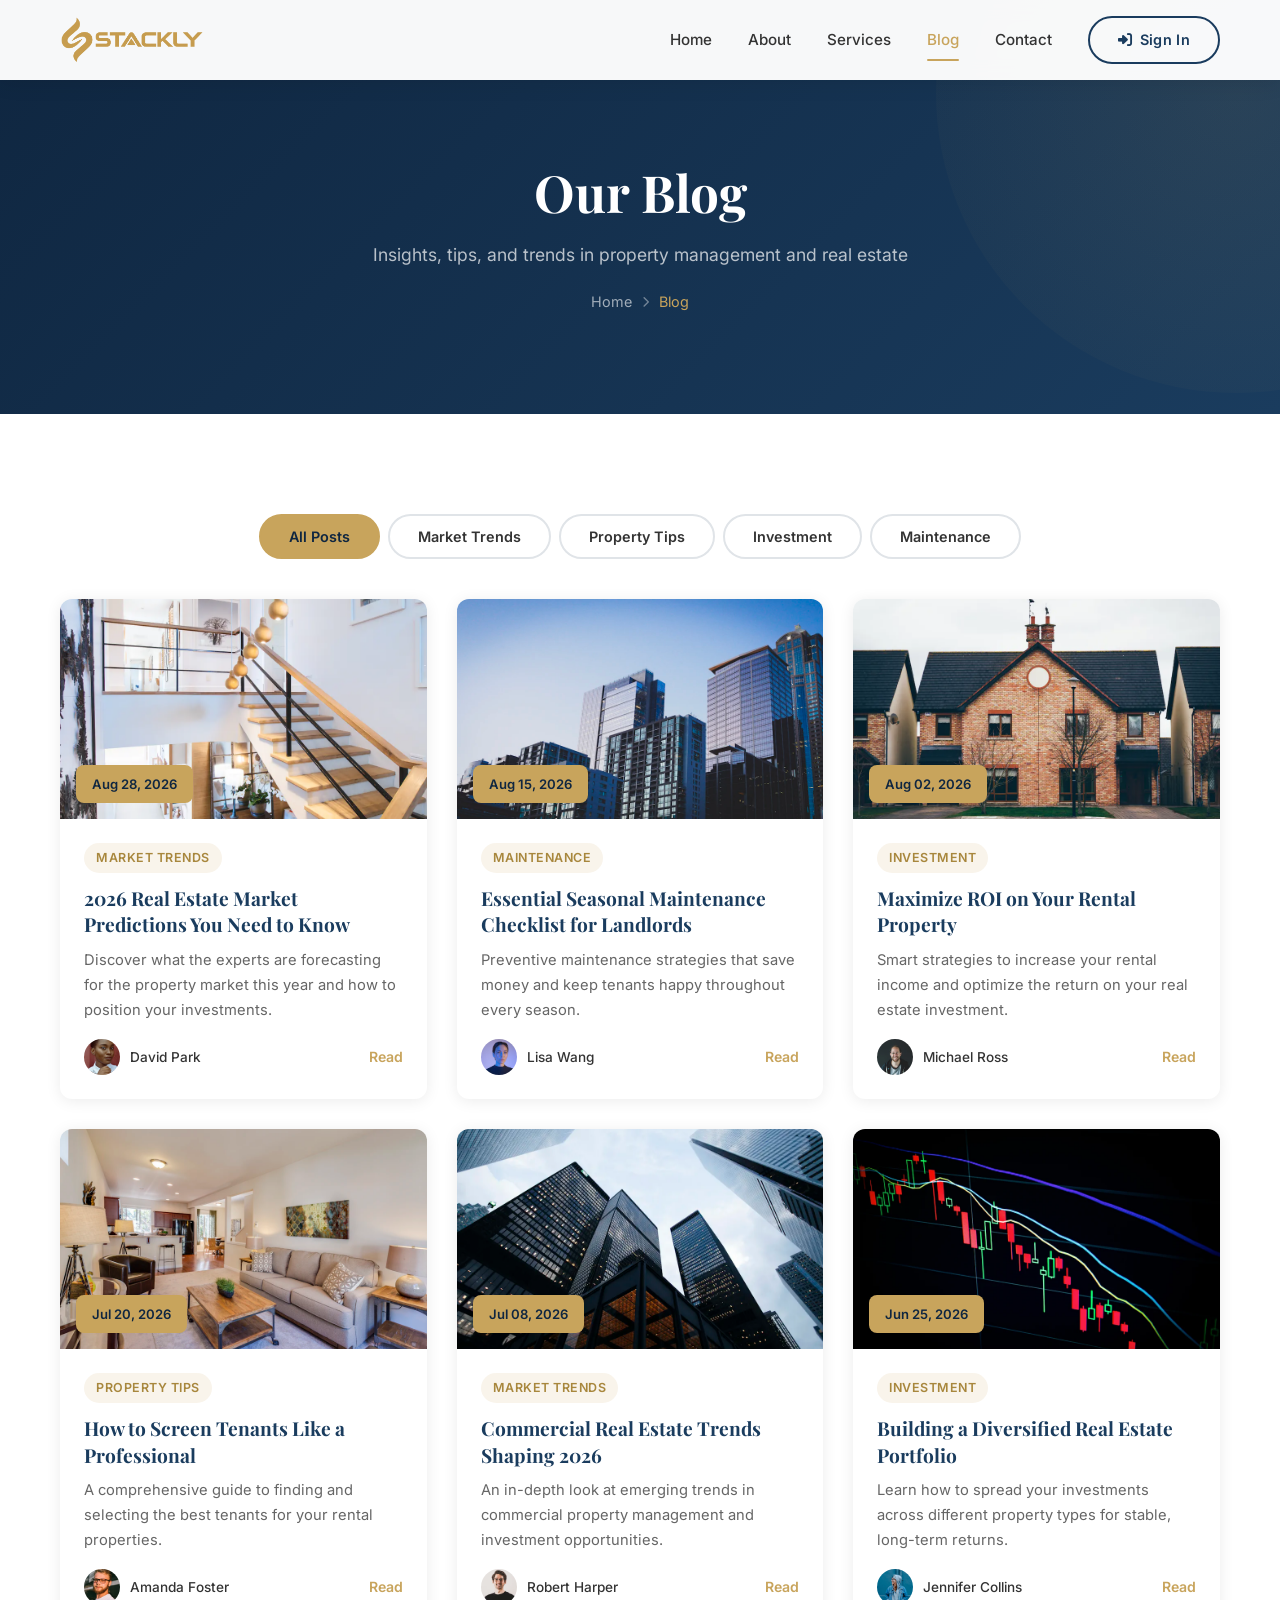
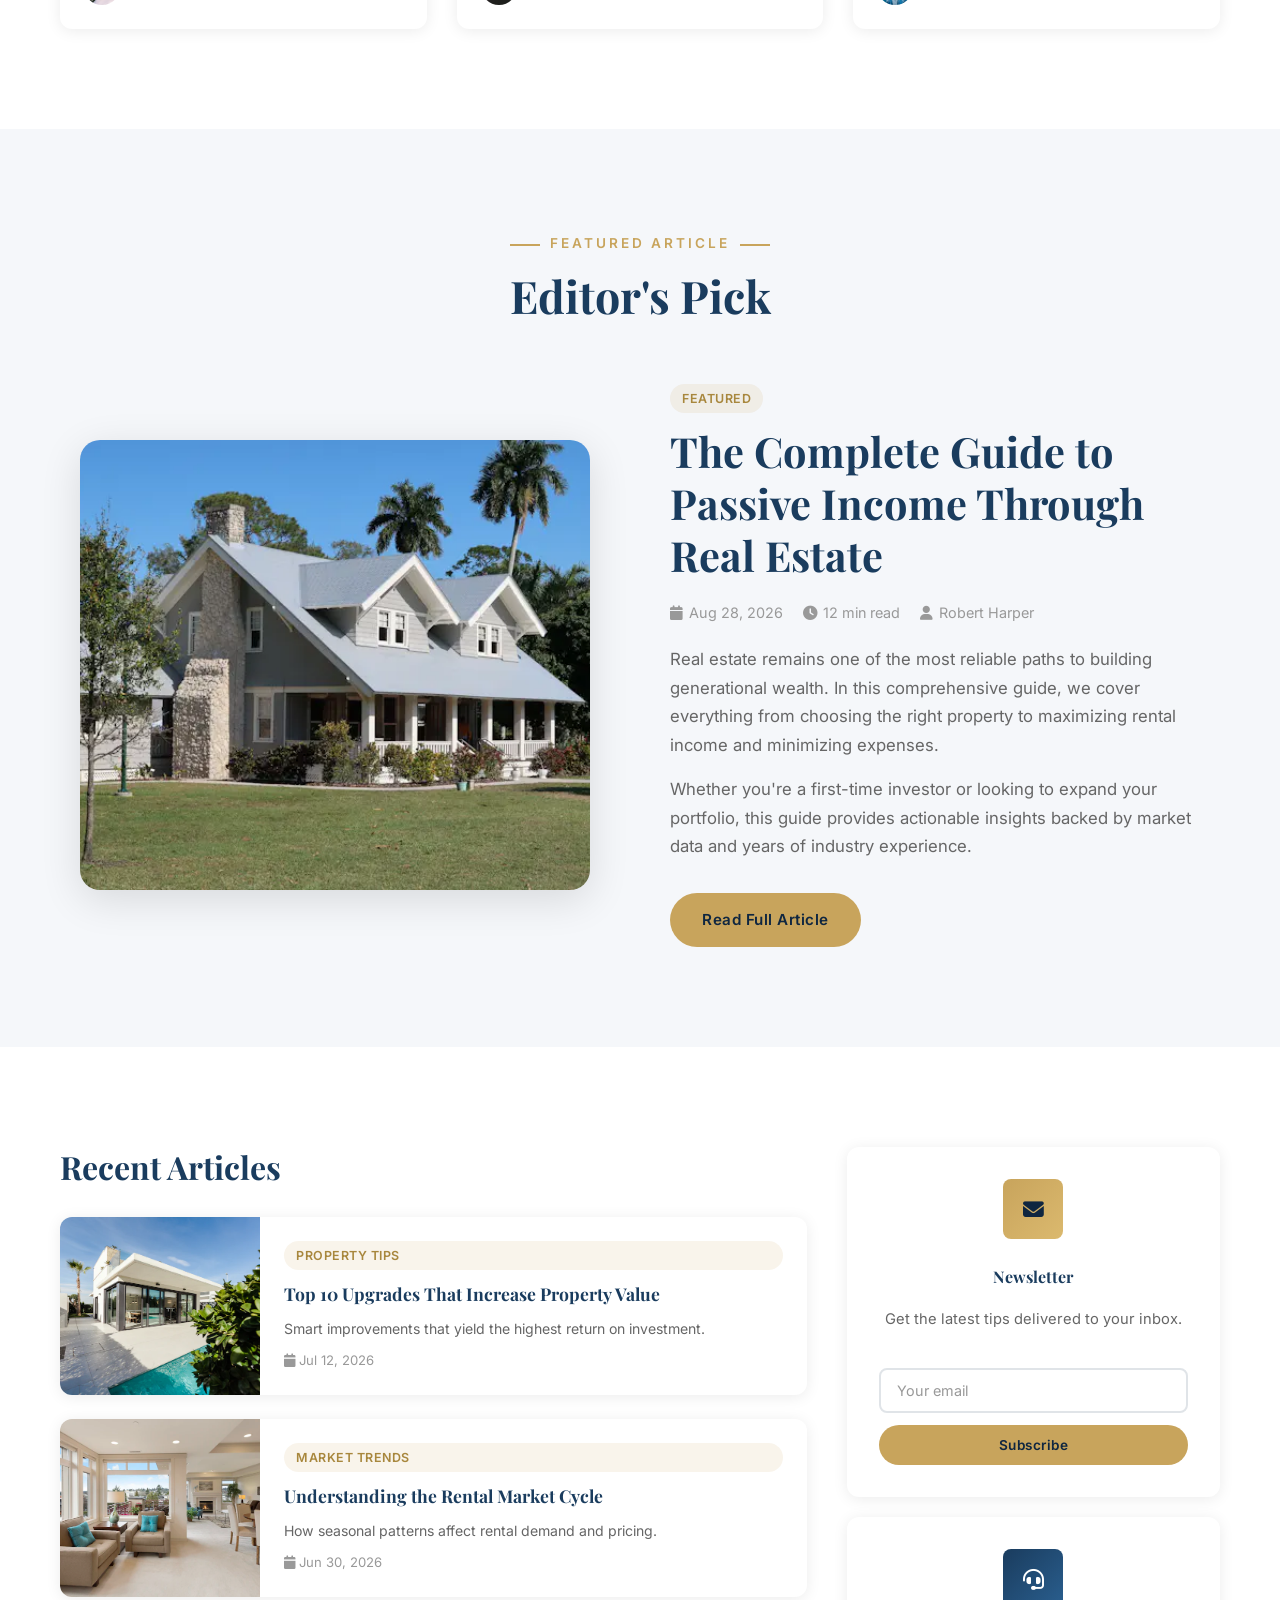
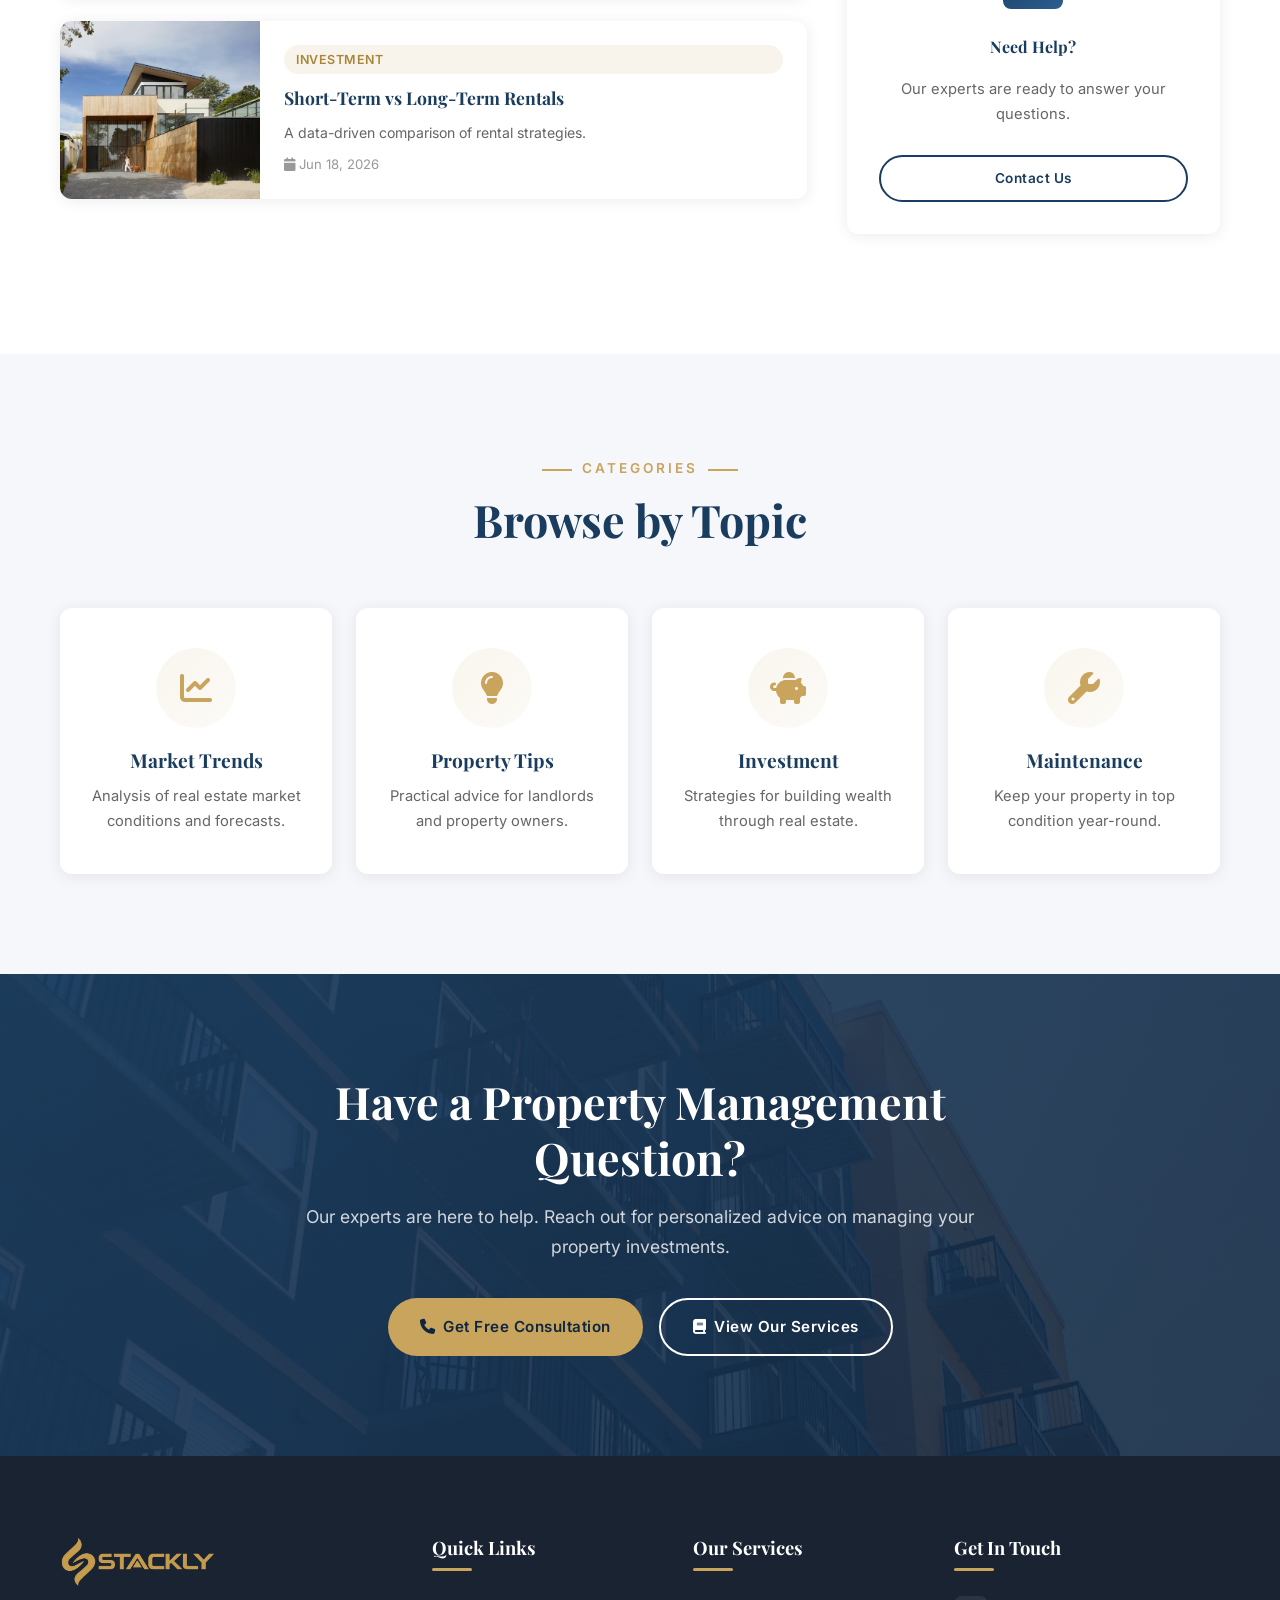
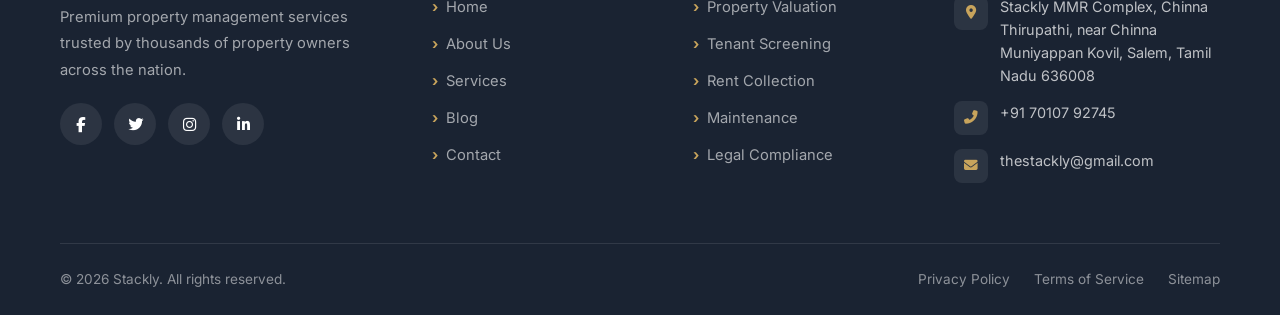
<file: blog.html>
<!DOCTYPE html>
<html lang="en">
<head>
  <meta charset="UTF-8">
  <meta name="viewport" content="width=device-width, initial-scale=1.0">
  <title>Blog - Stackly Property Management</title>
  <link rel="preconnect" href="https://fonts.googleapis.com">
  <link href="https://fonts.googleapis.com/css2?family=Inter:wght@400;500;600;700&family=Playfair+Display:wght@400;600;700&display=swap" rel="stylesheet">
  <link rel="stylesheet" href="https://cdnjs.cloudflare.com/ajax/libs/font-awesome/6.5.1/css/all.min.css">
  <link rel="stylesheet" href="css/style.css">
</head>
<body>
  <div class="preloader" id="preloader">
    <div class="preloader-spinner">
    </div>
  </div>
  <header class="header scrolled" id="header">
    <div class="container">
      <a href="index.html" class="logo">
        <img src="Assets/logo.webp" alt="Stackly" class="logo-img">
      </a>
      <nav class="nav-links" id="navLinks">
        <div class="nav-brand-row">
          <a href="index.html" class="logo nav-logo"><img src="Assets/logo.webp" alt="Stackly" class="logo-img"></a>
        </div>
        
        <a href="index.html">Home</a><a href="about.html">About</a><a href="services.html">Services</a><a href="blog.html" class="active">Blog</a><a href="contact.html">Contact</a><a href="sign-in.html" class="nav-signin"><i class="fas fa-sign-in-alt"></i> Sign In</a>
      </nav>
      <div class="menu-toggle" id="menuToggle">
        <span></span><span></span><span></span>
      </div>
    </div>
  </header>
  <div class="nav-overlay" id="navOverlay">
  </div>
<!-- Section 1: Page Hero -->
  <section class="page-hero">
    <div class="container">
      <h1>Our Blog</h1>
      <p>Insights, tips, and trends in property management and real estate</p>
      <div class="breadcrumb">
        <a href="404.html">Home</a><i class="fas fa-chevron-right" style="font-size:0.7rem; color:rgba(255,255,255,0.4);"></i><span>Blog</span>
      </div>
    </div>
  </section>
<!-- Section 2: Tabs / Categories -->
  <section class="section">
    <div class="container">
      <div class="tabs-nav animate-on-scroll">
        <button class="tab-btn active" data-tab="all">All Posts</button>
        <button class="tab-btn" data-tab="market">Market Trends</button>
        <button class="tab-btn" data-tab="tips">Property Tips</button>
        <button class="tab-btn" data-tab="investment">Investment</button>
        <button class="tab-btn" data-tab="maintenance">Maintenance</button>
      </div>
<!-- Section 3: Blog Grid -->
      <div class="blog-grid">
        <div class="blog-card animate-on-scroll" data-category="market">
          <div class="blog-card-img">
            <img src="Assets/blog-1b.webp" alt="Market Trends">
            <span class="blog-card-date">Aug 28, 2026</span>
          </div>
          <div class="blog-card-content">
            <span class="blog-card-tag">Market Trends</span>
            <h3>2026 Real Estate Market Predictions You Need to Know</h3>
            <p>Discover what the experts are forecasting for the property market this year and how to position your investments.</p>
            <div class="blog-card-footer">
              <div class="blog-card-author">
                <img src="Assets/blog-author-1b.webp" alt="Author">
                <span>David Park</span>
              </div>
              <a href="404.html" class="blog-read-more">Read</a>
            </div>
          </div>
        </div>
        <div class="blog-card animate-on-scroll animate-delay-1" data-category="maintenance">
          <div class="blog-card-img">
            <img src="Assets/blog-2b.webp" alt="Maintenance">
            <span class="blog-card-date">Aug 15, 2026</span>
          </div>
          <div class="blog-card-content">
            <span class="blog-card-tag">Maintenance</span>
            <h3>Essential Seasonal Maintenance Checklist for Landlords</h3>
            <p>Preventive maintenance strategies that save money and keep tenants happy throughout every season.</p>
            <div class="blog-card-footer">
              <div class="blog-card-author">
                <img src="Assets/blog-author-2b.webp" alt="Author">
                <span>Lisa Wang</span>
              </div>
              <a href="404.html" class="blog-read-more">Read</a>
            </div>
          </div>
        </div>
        <div class="blog-card animate-on-scroll animate-delay-2" data-category="investment">
          <div class="blog-card-img">
            <img src="Assets/blog-3b.webp" alt="Investment">
            <span class="blog-card-date">Aug 02, 2026</span>
          </div>
          <div class="blog-card-content">
            <span class="blog-card-tag">Investment</span>
            <h3>Maximize ROI on Your Rental Property</h3>
            <p>Smart strategies to increase your rental income and optimize the return on your real estate investment.</p>
            <div class="blog-card-footer">
              <div class="blog-card-author">
                <img src="Assets/blog-author-3b.webp" alt="Author">
                <span>Michael Ross</span>
              </div>
              <a href="404.html" class="blog-read-more">Read</a>
            </div>
          </div>
        </div>
        <div class="blog-card animate-on-scroll" data-category="tips">
          <div class="blog-card-img">
            <img src="Assets/blog-4.webp" alt="Tenant Tips">
            <span class="blog-card-date">Jul 20, 2026</span>
          </div>
          <div class="blog-card-content">
            <span class="blog-card-tag">Property Tips</span>
            <h3>How to Screen Tenants Like a Professional</h3>
            <p>A comprehensive guide to finding and selecting the best tenants for your rental properties.</p>
            <div class="blog-card-footer">
              <div class="blog-card-author">
                <img src="Assets/blog-author-4.webp" alt="Author">
                <span>Amanda Foster</span>
              </div>
              <a href="404.html" class="blog-read-more">Read</a>
            </div>
          </div>
        </div>
        <div class="blog-card animate-on-scroll animate-delay-1" data-category="market">
          <div class="blog-card-img">
            <img src="Assets/blog-5.webp" alt="Commercial">
            <span class="blog-card-date">Jul 08, 2026</span>
          </div>
          <div class="blog-card-content">
            <span class="blog-card-tag">Market Trends</span>
            <h3>Commercial Real Estate Trends Shaping 2026</h3>
            <p>An in-depth look at emerging trends in commercial property management and investment opportunities.</p>
            <div class="blog-card-footer">
              <div class="blog-card-author">
                <img src="Assets/blog-author-5.webp" alt="Author">
                <span>Robert Harper</span>
              </div>
              <a href="404.html" class="blog-read-more">Read</a>
            </div>
          </div>
        </div>
        <div class="blog-card animate-on-scroll animate-delay-2" data-category="investment">
          <div class="blog-card-img">
            <img src="Assets/blog-6.webp" alt="Portfolio">
            <span class="blog-card-date">Jun 25, 2026</span>
          </div>
          <div class="blog-card-content">
            <span class="blog-card-tag">Investment</span>
            <h3>Building a Diversified Real Estate Portfolio</h3>
            <p>Learn how to spread your investments across different property types for stable, long-term returns.</p>
            <div class="blog-card-footer">
              <div class="blog-card-author">
                <img src="Assets/blog-author-6.webp" alt="Author">
                <span>Jennifer Collins</span>
              </div>
              <a href="404.html" class="blog-read-more">Read</a>
            </div>
          </div>
        </div>
      </div>
    </div>
  </section>
<!-- Section 4: Featured Post -->
  <section class="section section-alt">
    <div class="container">
      <div class="section-header animate-on-scroll">
        <span class="subtitle">Featured Article</span>
        <h2>Editor's Pick</h2>
      </div>
      <div class="split-section">
        <div class="split-images animate-on-scroll">
          <div class="main-img">
            <img src="Assets/featured.webp" alt="Featured Post">
          </div>
        </div>
        <div class="split-content animate-on-scroll animate-delay-2">
          <span class="blog-card-tag">Featured</span>
          <h2>The Complete Guide to Passive Income Through Real Estate</h2>
          <div class="post-meta" style="margin:16px 0 20px;">
            <span><i class="fas fa-calendar"></i> Aug 28, 2026</span><span><i class="fas fa-clock"></i> 12 min read</span><span><i class="fas fa-user"></i> Robert Harper</span>
          </div>
          <p>Real estate remains one of the most reliable paths to building generational wealth. In this comprehensive guide, we cover everything from choosing the right property to maximizing rental income and minimizing expenses.</p>
          <p>Whether you're a first-time investor or looking to expand your portfolio, this guide provides actionable insights backed by market data and years of industry experience.</p>
          <a href="404.html" class="btn btn-primary" style="margin-top:16px;">Read Full Article</a>
        </div>
      </div>
    </div>
  </section>
<!-- Section 5: Recent Posts + Sidebar -->
  <section class="section">
    <div class="container">
      <div class="blog-layout">
        <div>
          <h2 style="font-size:2rem; margin-bottom:30px;">Recent Articles</h2>
          <div style="display:flex; flex-direction:column; gap:24px;">
            <div class="blog-card recent-card animate-on-scroll">
              <div class="blog-card-img">
                <img src="Assets/recent-1.webp" alt="Blog Post">
              </div>
              <div class="blog-card-content" style="display:flex; flex-direction:column; justify-content:center;">
                <span class="blog-card-tag">Property Tips</span>
                <h3 style="font-size:1.1rem;">Top 10 Upgrades That Increase Property Value</h3>
                <p style="font-size:0.88rem; margin-bottom:8px;">Smart improvements that yield the highest return on investment.</p>
                <span style="color:var(--text-lighter); font-size:0.82rem;"><i class="fas fa-calendar"></i> Jul 12, 2026</span>
              </div>
            </div>
            <div class="blog-card recent-card animate-on-scroll">
              <div class="blog-card-img">
                <img src="Assets/recent-2.webp" alt="Blog Post">
              </div>
              <div class="blog-card-content" style="display:flex; flex-direction:column; justify-content:center;">
                <span class="blog-card-tag">Market Trends</span>
                <h3 style="font-size:1.1rem;">Understanding the Rental Market Cycle</h3>
                <p style="font-size:0.88rem; margin-bottom:8px;">How seasonal patterns affect rental demand and pricing.</p>
                <span style="color:var(--text-lighter); font-size:0.82rem;"><i class="fas fa-calendar"></i> Jun 30, 2026</span>
              </div>
            </div>
            <div class="blog-card recent-card animate-on-scroll">
              <div class="blog-card-img">
                <img src="Assets/recent-3.webp" alt="Blog Post">
              </div>
              <div class="blog-card-content" style="display:flex; flex-direction:column; justify-content:center;">
                <span class="blog-card-tag">Investment</span>
                <h3 style="font-size:1.1rem;">Short-Term vs Long-Term Rentals</h3>
                <p style="font-size:0.88rem; margin-bottom:8px;">A data-driven comparison of rental strategies.</p>
                <span style="color:var(--text-lighter); font-size:0.82rem;"><i class="fas fa-calendar"></i> Jun 18, 2026</span>
              </div>
            </div>
          </div>
        </div>
        <div>
          <div class="contact-info-card animate-on-scroll" style="flex-direction:column; text-align:center; padding:32px;">
            <div class="contact-info-icon" style="margin:0 auto 12px;">
              <i class="fas fa-envelope"></i>
            </div>
            <h4>Newsletter</h4>
            <p style="margin-bottom:20px;">Get the latest tips delivered to your inbox.</p>
            <form class="footer-newsletter-form" style="display:flex; flex-direction:column; gap:12px;" onsubmit="return false;">
              <input type="email" placeholder="Your email" style="width:100%; padding:12px 16px; border:2px solid var(--border); border-radius:var(--radius-sm); font-family:var(--font-main); font-size:0.9rem; background:#fff; color:#1a3c5e;">
              <button class="btn btn-primary btn-sm" style="width:100%; justify-content:center;">Subscribe</button>
            </form>
          </div>
          <div class="contact-info-card animate-on-scroll" style="flex-direction:column; text-align:center; padding:32px; margin-top:20px;">
            <div class="contact-info-icon" style="margin:0 auto 12px; background:linear-gradient(135deg, var(--primary), var(--primary-light)); color:#fff;">
              <i class="fas fa-headset"></i>
            </div>
            <h4>Need Help?</h4>
            <p>Our experts are ready to answer your questions.</p>
            <a href="404.html" class="btn btn-outline-dark btn-sm" style="margin-top:12px; width:100%; justify-content:center;">Contact Us</a>
          </div>
        </div>
      </div>
    </div>
  </section>
<!-- Section 6: Categories -->
  <section class="section section-alt">
    <div class="container">
      <div class="section-header animate-on-scroll">
        <span class="subtitle">Categories</span>
        <h2>Browse by Topic</h2>
      </div>
      <div class="services-grid categories-grid">
        <div class="service-card animate-on-scroll">
          <div class="service-icon">
            <i class="fas fa-chart-line"></i>
          </div>
          <h3>Market Trends</h3>
          <p>Analysis of real estate market conditions and forecasts.</p>
        </div>
        <div class="service-card animate-on-scroll animate-delay-1">
          <div class="service-icon">
            <i class="fas fa-lightbulb"></i>
          </div>
          <h3>Property Tips</h3>
          <p>Practical advice for landlords and property owners.</p>
        </div>
        <div class="service-card animate-on-scroll animate-delay-2">
          <div class="service-icon">
            <i class="fas fa-piggy-bank"></i>
          </div>
          <h3>Investment</h3>
          <p>Strategies for building wealth through real estate.</p>
        </div>
        <div class="service-card animate-on-scroll animate-delay-3">
          <div class="service-icon">
            <i class="fas fa-wrench"></i>
          </div>
          <h3>Maintenance</h3>
          <p>Keep your property in top condition year-round.</p>
        </div>
      </div>
    </div>
  </section>
<!-- Section 7: CTA -->
  <section class="cta-section">
    <div class="cta-bg">
      <img src="Assets/cta-4.webp" alt="CTA Background">
    </div>
    <div class="cta-overlay">
    </div>
    <div class="container">
      <div class="cta-content animate-on-scroll">
        <h2>Have a Property Management Question?</h2>
        <p>Our experts are here to help. Reach out for personalized advice on managing your property investments.</p>
        <div class="cta-buttons">
          <a href="404.html" class="btn btn-primary"><i class="fas fa-phone"></i> Get Free Consultation</a><a href="404.html" class="btn btn-outline"><i class="fas fa-book"></i> View Our Services</a>
        </div>
      </div>
    </div>
  </section>
<!-- Footer -->
  <footer class="footer">
    <div class="container">
      <div class="footer-grid">
        <div class="footer-col footer-about">
          <a href="index.html" class="logo" style="margin-bottom:16px;">
            <img src="Assets/logo.webp" alt="Stackly" class="logo-img" style="height:52px;">
          </a>
          <p>Premium property management services trusted by thousands of property owners across the nation.</p>
          <div class="footer-social">
            <a href="404.html"><i class="fab fa-facebook-f"></i></a><a href="404.html"><i class="fab fa-twitter"></i></a><a href="404.html"><i class="fab fa-instagram"></i></a><a href="404.html"><i class="fab fa-linkedin-in"></i></a>
          </div>
        </div>
        <div class="footer-col">
          <h3>Quick Links</h3>
          <ul class="footer-links">
            <li>
              <a href="index.html">Home</a>
            </li>
            <li>
              <a href="about.html">About Us</a>
            </li>
            <li>
              <a href="services.html">Services</a>
            </li>
            <li>
              <a href="blog.html">Blog</a>
            </li>
            <li>
              <a href="contact.html">Contact</a>
            </li>
          </ul>
        </div>
        <div class="footer-col">
          <h3>Our Services</h3>
          <ul class="footer-links">
            <li>
              <a href="404.html">Property Valuation</a>
            </li>
            <li>
              <a href="404.html">Tenant Screening</a>
            </li>
            <li>
              <a href="404.html">Rent Collection</a>
            </li>
            <li>
              <a href="404.html">Maintenance</a>
            </li>
            <li>
              <a href="404.html">Legal Compliance</a>
            </li>
          </ul>
        </div>
        <div class="footer-col">
          <h3>Get In Touch</h3>
          <div class="footer-contact">
            <div class="footer-contact-item">
              <span class="fc-icon"><i class="fas fa-map-marker-alt"></i></span><span>Stackly MMR Complex, Chinna Thirupathi, near Chinna Muniyappan Kovil, Salem, Tamil Nadu 636008</span>
            </div>
            <div class="footer-contact-item">
              <span class="fc-icon fc-center"><i class="fas fa-phone-alt"></i></span><a href="404.html">+91 70107 92745</a>
            </div>
            <div class="footer-contact-item">
              <span class="fc-icon fc-center"><i class="fas fa-envelope"></i></span><a href="404.html">thestackly@gmail.com</a>
            </div>
          </div>
        </div>
      </div>
      <div class="footer-bottom">
        <p>&copy; 2026 Stackly. All rights reserved.</p>
        <div class="footer-bottom-links">
          <a href="404.html">Privacy Policy</a><a href="404.html">Terms of Service</a><a href="404.html">Sitemap</a>
        </div>
      </div>
    </div>
  </footer>
  <button class="back-to-top" id="backToTop"><i class="fas fa-chevron-up"></i></button>
  <script src="js/script.js">
  </script>
</body>
</html>
</file>
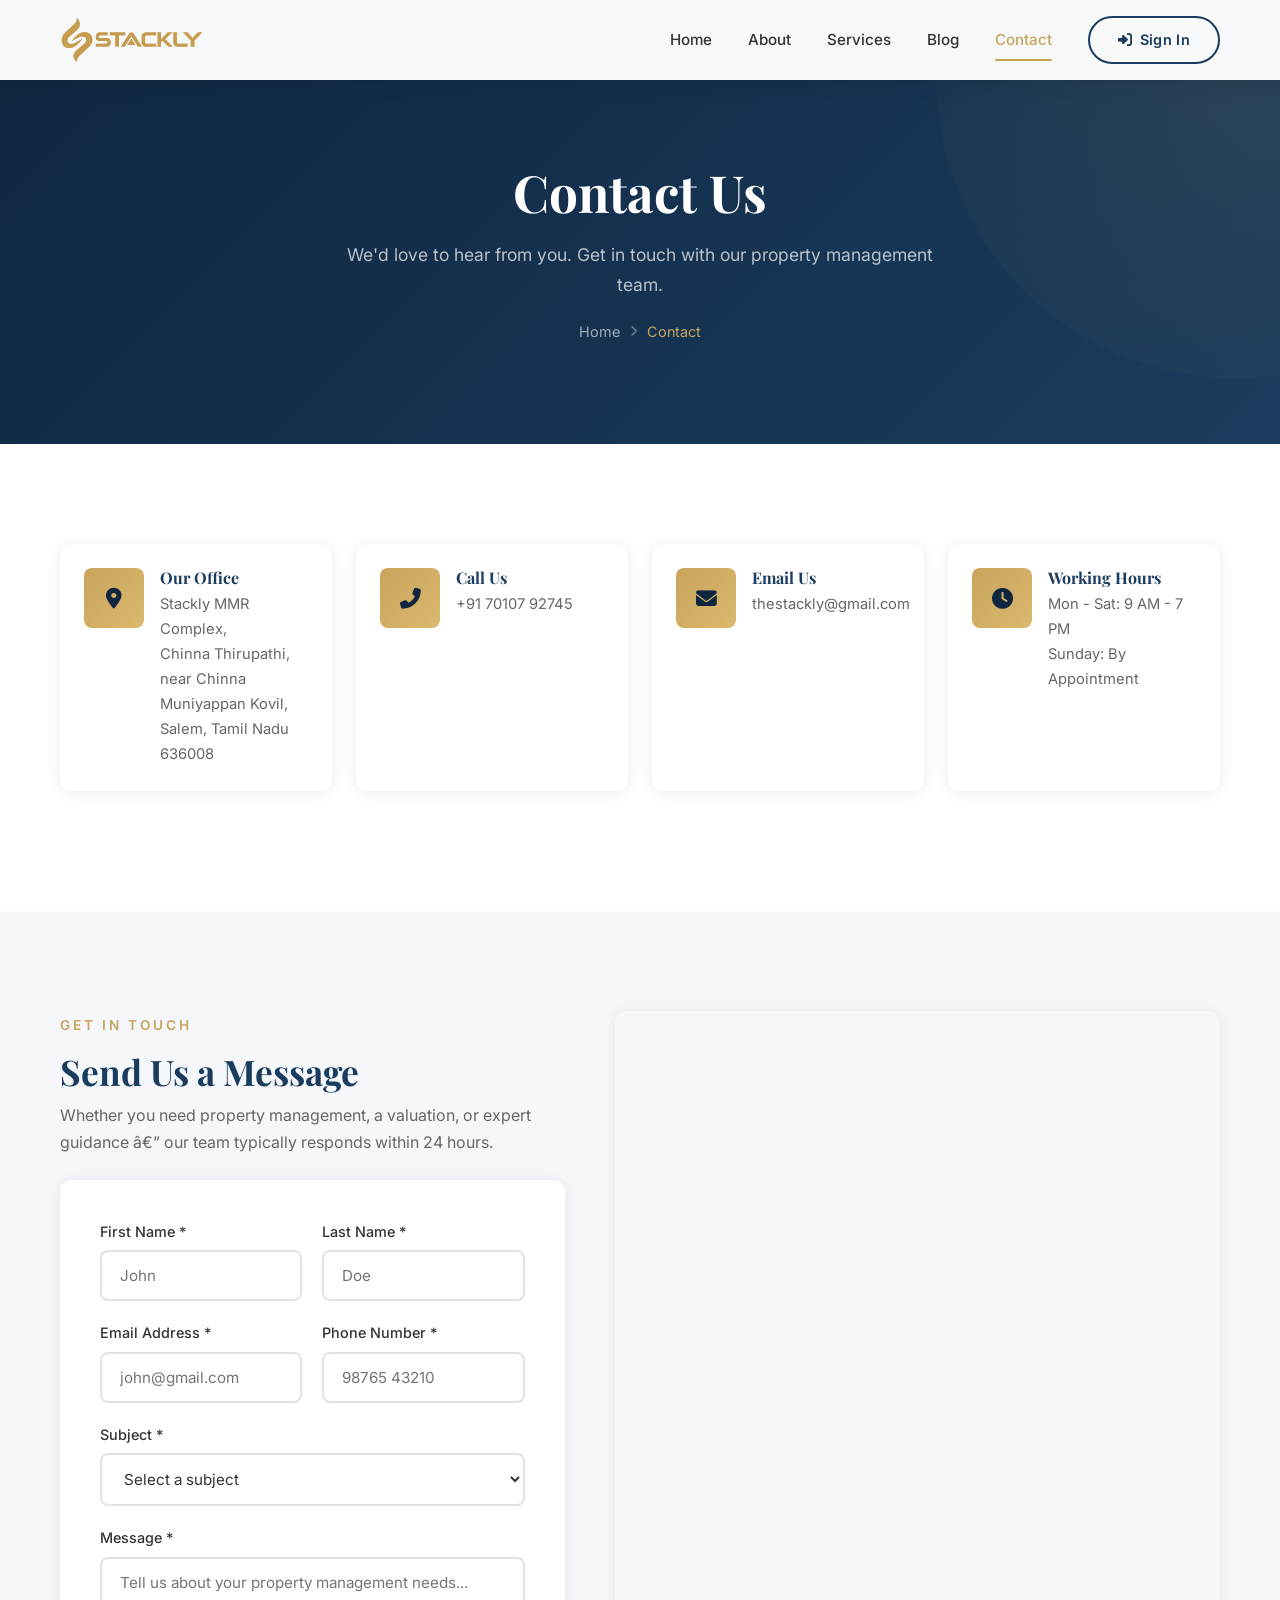
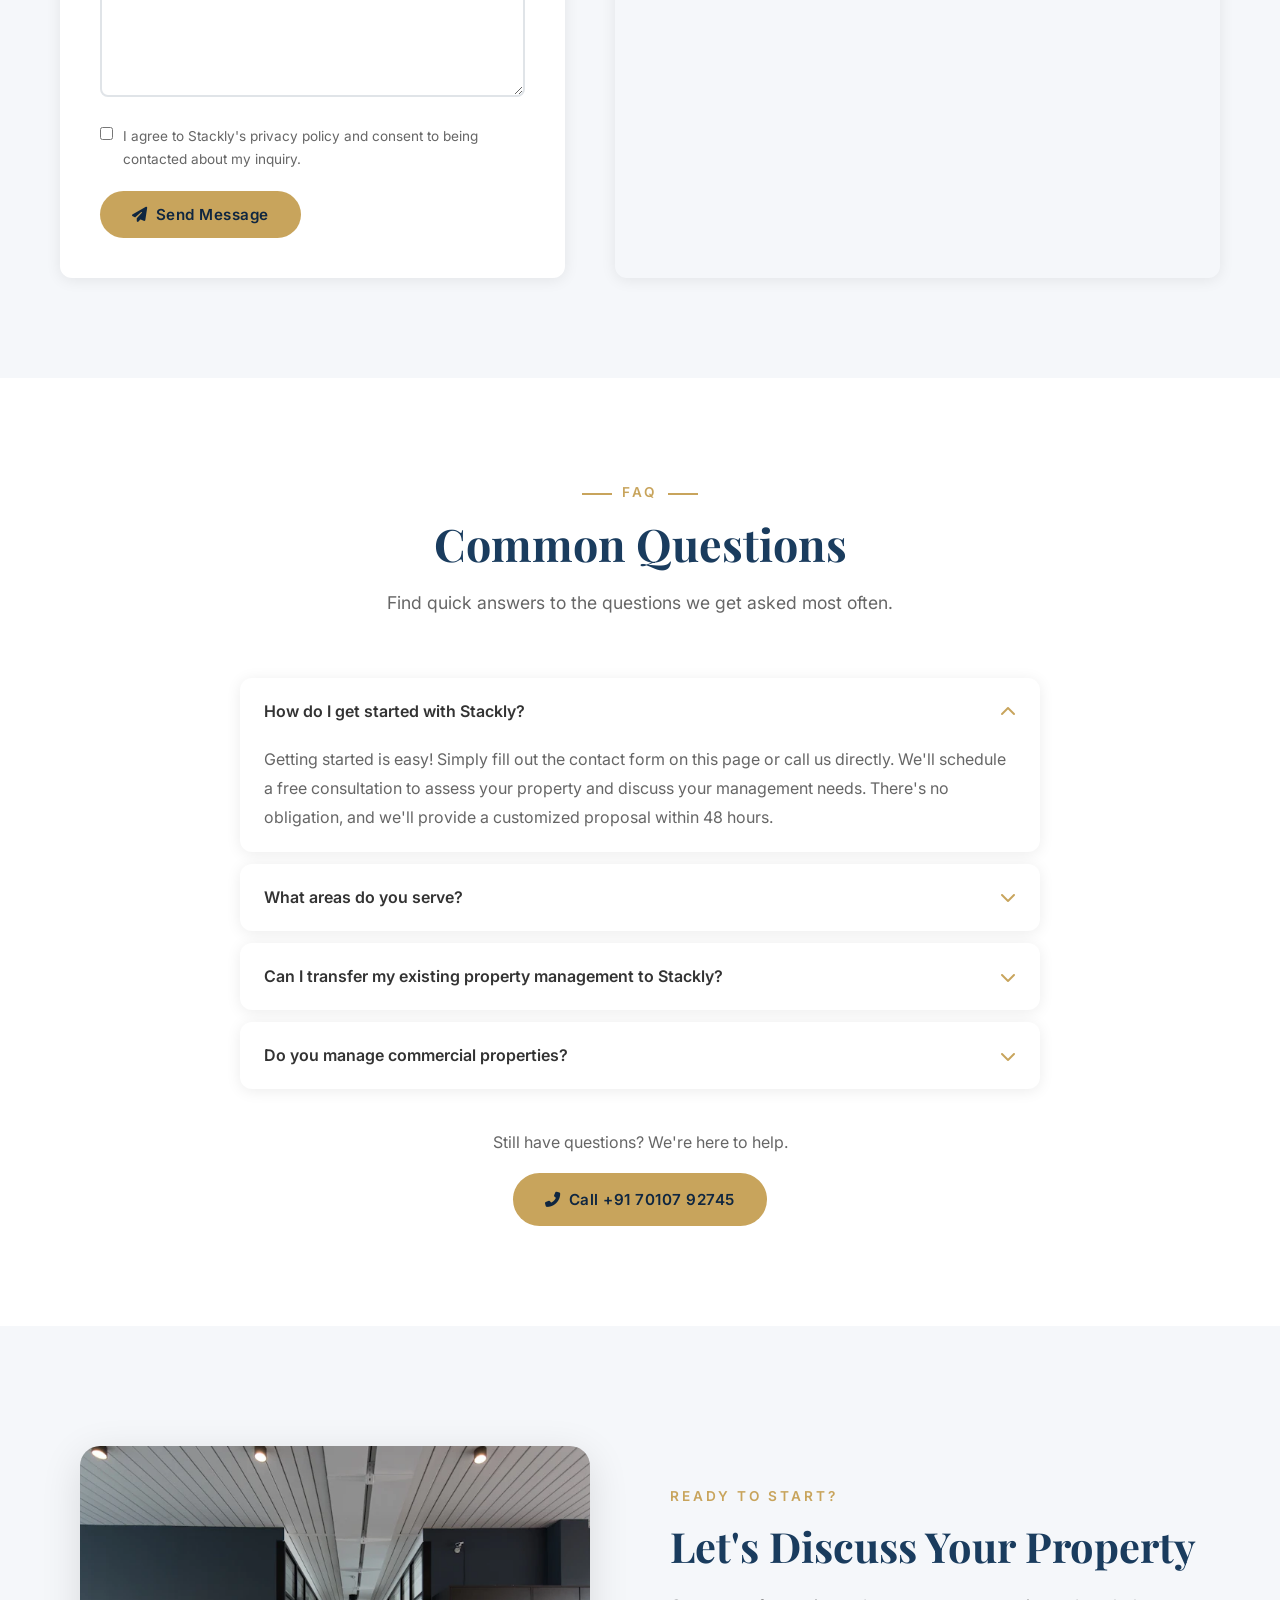
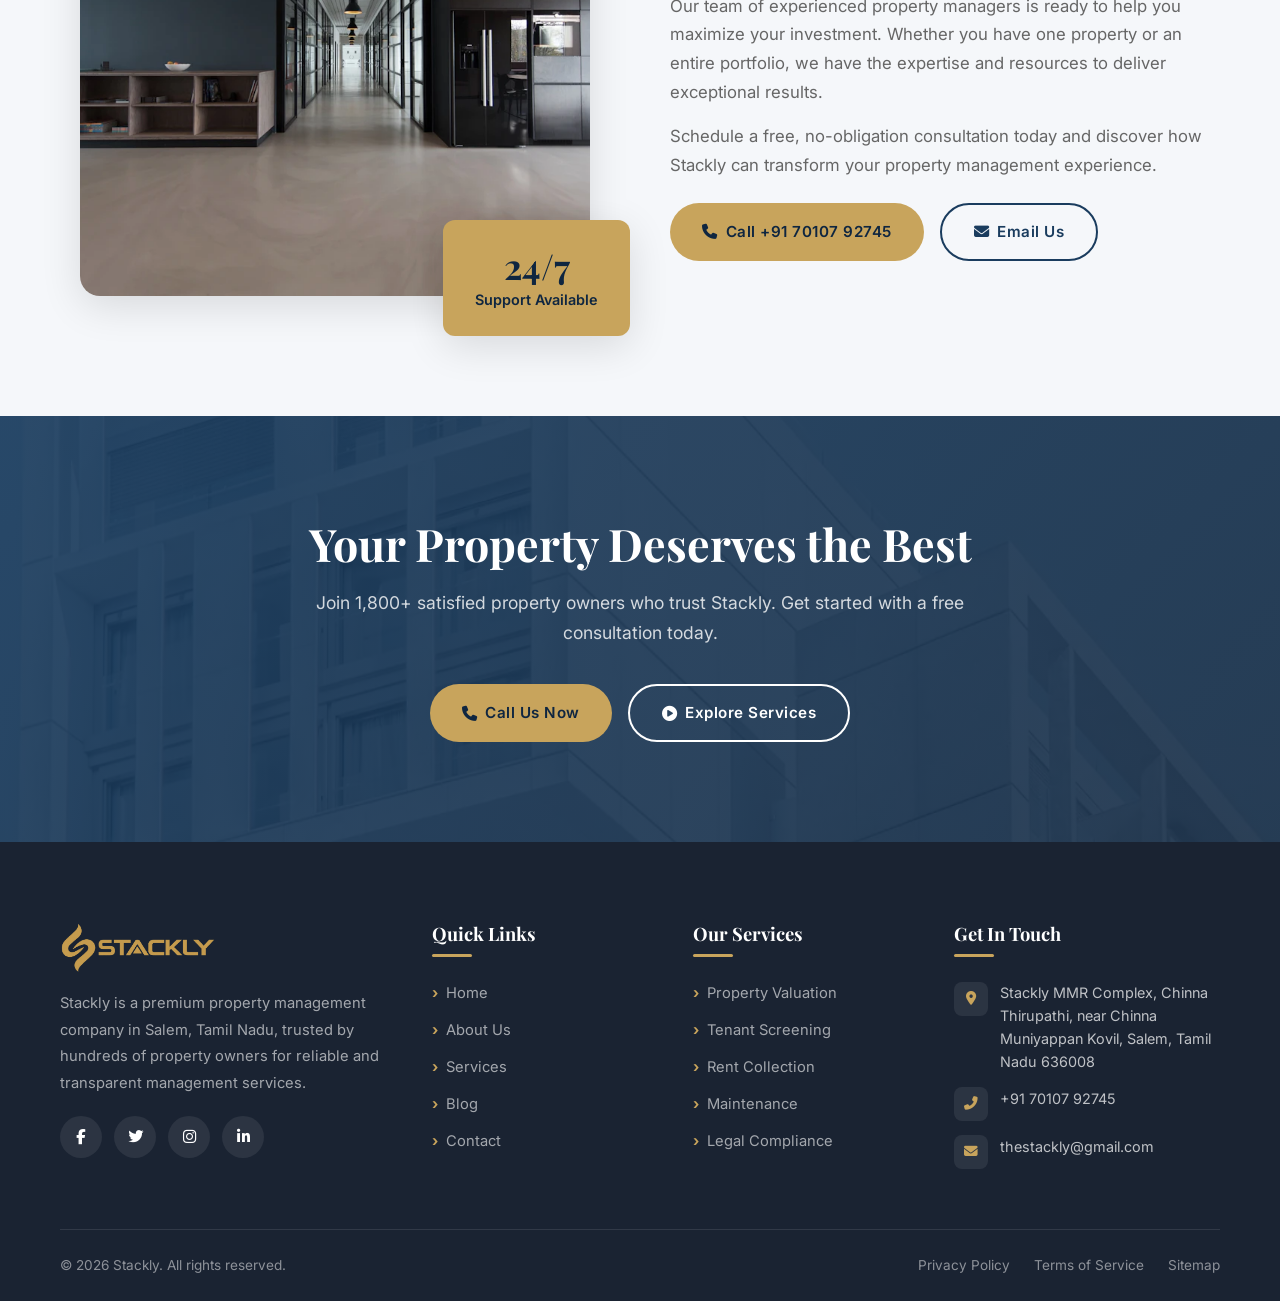
<file: contact.html>
<!DOCTYPE html>
<html lang="en">
<head>
  <meta charset="UTF-8">
  <meta name="viewport" content="width=device-width, initial-scale=1.0">
  <title>Contact Us - Stackly Property Management</title>
  <link rel="preconnect" href="https://fonts.googleapis.com">
  <link href="https://fonts.googleapis.com/css2?family=Inter:wght@400;500;600;700&family=Playfair+Display:wght@400;600;700&display=swap" rel="stylesheet">
  <link rel="stylesheet" href="https://cdnjs.cloudflare.com/ajax/libs/font-awesome/6.5.1/css/all.min.css">
  <link rel="stylesheet" href="css/style.css">
</head>
<body>

  <div class="preloader" id="preloader"><div class="preloader-spinner"></div></div>

  <!-- Navigation -->
  <header class="header scrolled" id="header">
    <div class="container">
      <a href="index.html" class="logo">
        <img src="Assets/logo.webp" alt="Stackly" class="logo-img">
      </a>
<nav class="nav-links" id="navLinks">
        <div class="nav-brand-row">
          <a href="index.html" class="logo nav-logo"><img src="Assets/logo.webp" alt="Stackly" class="logo-img"></a>
        </div>
        <a href="index.html">Home</a>
        <a href="about.html">About</a>
        <a href="services.html">Services</a>
        <a href="blog.html">Blog</a>
        <a href="contact.html" class="active">Contact</a>
        <a href="sign-in.html" class="nav-signin"><i class="fas fa-sign-in-alt"></i> Sign In</a>
      </nav>
      <div class="menu-toggle" id="menuToggle"><span></span><span></span><span></span></div>
    </div>
  </header>
  <div class="nav-overlay" id="navOverlay"></div>

  <!-- Section 1: Page Hero -->
  <section class="page-hero">
    <div class="container">
      <h1>Contact Us</h1>
      <p>We'd love to hear from you. Get in touch with our property management team.</p>
      <div class="breadcrumb">
        <a href="404.html">Home</a>
        <i class="fas fa-chevron-right" style="font-size:0.7rem; color:rgba(255,255,255,0.4);"></i>
        <span>Contact</span>
      </div>
    </div>
  </section>

  <!-- Section 2: Contact Info Cards -->
  <section class="section">
    <div class="container">
      <div class="contact-info-grid">
        <div class="contact-info-card animate-on-scroll">
          <div class="contact-info-icon"><i class="fas fa-map-marker-alt"></i></div>
          <div>
            <h4>Our Office</h4>
            <p>Stackly MMR Complex,<br>Chinna Thirupathi, near Chinna Muniyappan Kovil,<br>Salem, Tamil Nadu 636008</p>
          </div>
        </div>
        <div class="contact-info-card animate-on-scroll animate-delay-1">
          <div class="contact-info-icon"><i class="fas fa-phone-alt"></i></div>
          <div>
            <h4>Call Us</h4>
            <p><a href="404.html" style="color:var(--text-light);">+91 70107 92745</a></p>
          </div>
        </div>
        <div class="contact-info-card animate-on-scroll animate-delay-2">
          <div class="contact-info-icon"><i class="fas fa-envelope"></i></div>
          <div>
            <h4>Email Us</h4>
            <p><a href="404.html" style="color:var(--text-light);">thestackly@gmail.com</a></p>
          </div>
        </div>
        <div class="contact-info-card animate-on-scroll animate-delay-3">
          <div class="contact-info-icon"><i class="fas fa-clock"></i></div>
          <div>
            <h4>Working Hours</h4>
            <p>Mon - Sat: 9 AM - 7 PM<br>Sunday: By Appointment</p>
          </div>
        </div>
      </div>
    </div>
  </section>

  <!-- Section 3: Contact Form & Map -->
  <section class="section section-alt">
    <div class="container">
      <div class="contact-grid">
        <div class="animate-on-scroll">
          <span class="subtitle" style="display:inline-block; margin-bottom:12px; font-size:0.85rem; font-weight:600; text-transform:uppercase; letter-spacing:3px; color:var(--accent);">Get In Touch</span>
          <h2 style="font-size:2.2rem; margin-bottom:8px;">Send Us a Message</h2>
          <p style="color:var(--text-light); margin-bottom:24px;">Whether you need property management, a valuation, or expert guidance â€” our team typically responds within 24 hours.</p>
          <div class="contact-form">
            <form id="contactForm">
              <div class="form-row">
                <div class="form-group">
                  <label for="firstName">First Name *</label>
                  <input type="text" id="firstName" name="firstName" placeholder="John" required>
                </div>
                <div class="form-group">
                  <label for="lastName">Last Name *</label>
                  <input type="text" id="lastName" name="lastName" placeholder="Doe" required>
                </div>
              </div>
              <div class="form-row">
                <div class="form-group">
                  <label for="email">Email Address *</label>
                  <input type="email" id="email" name="email" placeholder="john@gmail.com" required>
                </div>
                <div class="form-group">
<label for="phone">Phone Number *</label>
<input type="tel" id="phone" name="phone" placeholder="98765 43210" required>
                </div>
              </div>
              <div class="form-group">
                <label for="subject">Subject *</label>
                <select id="subject" name="subject" required>
                  <option value="">Select a subject</option>
                  <option>Property Management Inquiry</option>
                  <option>Request a Quote</option>
                  <option>Tenant Application</option>
                  <option>Maintenance Request</option>
                  <option>Buying / Selling Assistance</option>
                  <option>Partnership Opportunity</option>
                  <option>General Question</option>
                </select>
              </div>
              <div class="form-group">
                <label for="message">Message *</label>
                <textarea id="message" name="message" placeholder="Tell us about your property management needs..." required></textarea>
              </div>
              <label style="display:flex; gap:10px; align-items:flex-start; font-size:0.85rem; color:var(--text-light); margin-bottom:20px; cursor:pointer;">
                <input type="checkbox" name="consent" style="margin-top:2px;"> I agree to Stackly's privacy policy and consent to being contacted about my inquiry.
              </label>
              <button type="submit" class="btn btn-primary"><i class="fas fa-paper-plane"></i> Send Message</button>
            </form>
          </div>
        </div>
        <div class="animate-on-scroll animate-delay-2">
          <div class="map-wrap">
            <iframe
              src="https://www.google.com/maps?q=Stackly%20MMR%20Complex%2C%20Chinna%20Thirupathi%2C%20near%20Chinna%20Muniyappan%20Kovil%2C%20Salem%2C%20Tamil%20Nadu%20636008&output=embed&z=16"
              class="map-iframe"
              allowfullscreen=""
              loading="lazy"
              referrerpolicy="no-referrer-when-downgrade"
              title="Stackly Property Management - Salem, Tamil Nadu"></iframe>
          </div>
        </div>
      </div>
    </div>
  </section>

  <!-- Section 4: FAQ -->
  <section class="section">
    <div class="container">
      <div class="section-header animate-on-scroll">
        <span class="subtitle">FAQ</span>
        <h2>Common Questions</h2>
        <p>Find quick answers to the questions we get asked most often.</p>
      </div>
      <div class="faq-list">
        <div class="faq-item active">
          <div class="faq-question">How do I get started with Stackly? <i class="fas fa-chevron-down"></i></div>
          <div class="faq-answer" style="max-height:200px;">
            <p>Getting started is easy! Simply fill out the contact form on this page or call us directly. We'll schedule a free consultation to assess your property and discuss your management needs. There's no obligation, and we'll provide a customized proposal within 48 hours.</p>
          </div>
        </div>
        <div class="faq-item">
          <div class="faq-question">What areas do you serve? <i class="fas fa-chevron-down"></i></div>
          <div class="faq-answer">
            <p>We are headquartered in Salem, Tamil Nadu and proudly serve property owners across Salem and surrounding regions in Tamil Nadu. We manage residential, commercial, and mixed-use properties, and are always expanding to new localities.</p>
          </div>
        </div>
        <div class="faq-item">
          <div class="faq-question">Can I transfer my existing property management to Stackly? <i class="fas fa-chevron-down"></i></div>
          <div class="faq-answer">
            <p>Absolutely! We handle seamless transitions from other management companies. Our team manages the entire transfer process including tenant notifications, documentation transfer, and onboarding, with minimal disruption to your tenants and income.</p>
          </div>
        </div>
        <div class="faq-item">
          <div class="faq-question">Do you manage commercial properties? <i class="fas fa-chevron-down"></i></div>
          <div class="faq-answer">
            <p>Yes, we manage both residential and commercial properties. Our commercial management services include office spaces, retail locations, and mixed-use buildings. Contact us for a customized commercial management proposal.</p>
          </div>
        </div>
      </div>
      <div style="text-align:center; margin-top:40px;" class="animate-on-scroll">
        <p style="color:var(--text-light); margin-bottom:16px;">Still have questions? We're here to help.</p>
        <a href="404.html" class="btn btn-primary"><i class="fas fa-phone-alt"></i> Call +91 70107 92745</a>
      </div>
    </div>
  </section>

  <!-- Section 5: Team CTA -->
  <section class="section section-alt">
    <div class="container">
      <div class="split-section">
        <div class="split-images animate-on-scroll">
          <div class="main-img">
            <img src="Assets/team-cta.webp" alt="Our Team">
          </div>
          <div class="floating-card">
            <h3>24/7</h3>
            <p>Support Available</p>
          </div>
        </div>
        <div class="split-content animate-on-scroll animate-delay-2">
          <span class="subtitle">Ready to Start?</span>
          <h2>Let's Discuss Your Property</h2>
          <p>Our team of experienced property managers is ready to help you maximize your investment. Whether you have one property or an entire portfolio, we have the expertise and resources to deliver exceptional results.</p>
          <p>Schedule a free, no-obligation consultation today and discover how Stackly can transform your property management experience.</p>
          <div style="display:flex; gap:16px; margin-top:24px; flex-wrap:wrap;">
            <a href="404.html" class="btn btn-primary"><i class="fas fa-phone"></i> Call +91 70107 92745</a>
            <a href="404.html" class="btn btn-outline-dark"><i class="fas fa-envelope"></i> Email Us</a>
          </div>
        </div>
      </div>
    </div>
  </section>

  <!-- Section 6: CTA -->
  <section class="cta-section">
    <div class="cta-bg">
      <img src="Assets/cta-5.webp" alt="CTA Background">
    </div>
    <div class="cta-overlay"></div>
    <div class="container">
      <div class="cta-content animate-on-scroll">
        <h2>Your Property Deserves the Best</h2>
        <p>Join 1,800+ satisfied property owners who trust Stackly. Get started with a free consultation today.</p>
        <div class="cta-buttons">
          <a href="404.html" class="btn btn-primary"><i class="fas fa-phone"></i> Call Us Now</a>
          <a href="404.html" class="btn btn-outline"><i class="fas fa-play-circle"></i> Explore Services</a>
        </div>
      </div>
    </div>
  </section>

  <!-- Footer -->
  <footer class="footer">
    <div class="container">
      <div class="footer-grid">
        <div class="footer-col footer-about">
          <a href="index.html" class="logo" style="margin-bottom:16px;"><img src="Assets/logo.webp" alt="Stackly" class="logo-img" style="height:52px;"></a>
          <p>Stackly is a premium property management company in Salem, Tamil Nadu, trusted by hundreds of property owners for reliable and transparent management services.</p>
          <div class="footer-social" style="margin-top:20px;">
            <a href="404.html"><i class="fab fa-facebook-f"></i></a>
            <a href="404.html"><i class="fab fa-twitter"></i></a>
            <a href="404.html"><i class="fab fa-instagram"></i></a>
            <a href="404.html"><i class="fab fa-linkedin-in"></i></a>
          </div>
        </div>
        
        <div class="footer-col">
          <h3>Quick Links</h3>
          <ul class="footer-links">
            <li><a href="index.html">Home</a></li>
            <li><a href="about.html">About Us</a></li>
            <li><a href="services.html">Services</a></li>
            <li><a href="blog.html">Blog</a></li>
            <li><a href="contact.html">Contact</a></li>
          </ul>
        </div>
        <div class="footer-col">
          <h3>Our Services</h3>
          <ul class="footer-links">
            <li><a href="404.html">Property Valuation</a></li>
            <li><a href="404.html">Tenant Screening</a></li>
            <li><a href="404.html">Rent Collection</a></li>
            <li><a href="404.html">Maintenance</a></li>
            <li><a href="404.html">Legal Compliance</a></li>
          </ul>
        </div>
        <div class="footer-col">
          <h3>Get In Touch</h3>
          <div class="footer-contact">
            <div class="footer-contact-item">
              <span class="fc-icon"><i class="fas fa-map-marker-alt"></i></span>
              <span>Stackly MMR Complex, Chinna Thirupathi, near Chinna Muniyappan Kovil, Salem, Tamil Nadu 636008</span>
            </div>
            <div class="footer-contact-item">
              <span class="fc-icon fc-center"><i class="fas fa-phone-alt"></i></span>
              <a href="404.html">+91 70107 92745</a>
            </div>
            <div class="footer-contact-item">
              <span class="fc-icon fc-center"><i class="fas fa-envelope"></i></span>
              <a href="404.html">thestackly@gmail.com</a>
            </div>
          </div>
        </div>
</div>
      <div class="footer-bottom">
        <p>&copy; 2026 Stackly. All rights reserved.</p>
        <div class="footer-bottom-links">
          <a href="404.html">Privacy Policy</a>
          <a href="404.html">Terms of Service</a>
          <a href="404.html">Sitemap</a>
        </div>
      </div>
    </div>
  </footer>

  <button class="back-to-top" id="backToTop"><i class="fas fa-chevron-up"></i></button>
  <script src="js/script.js"></script>
</body>
</html>
</file>
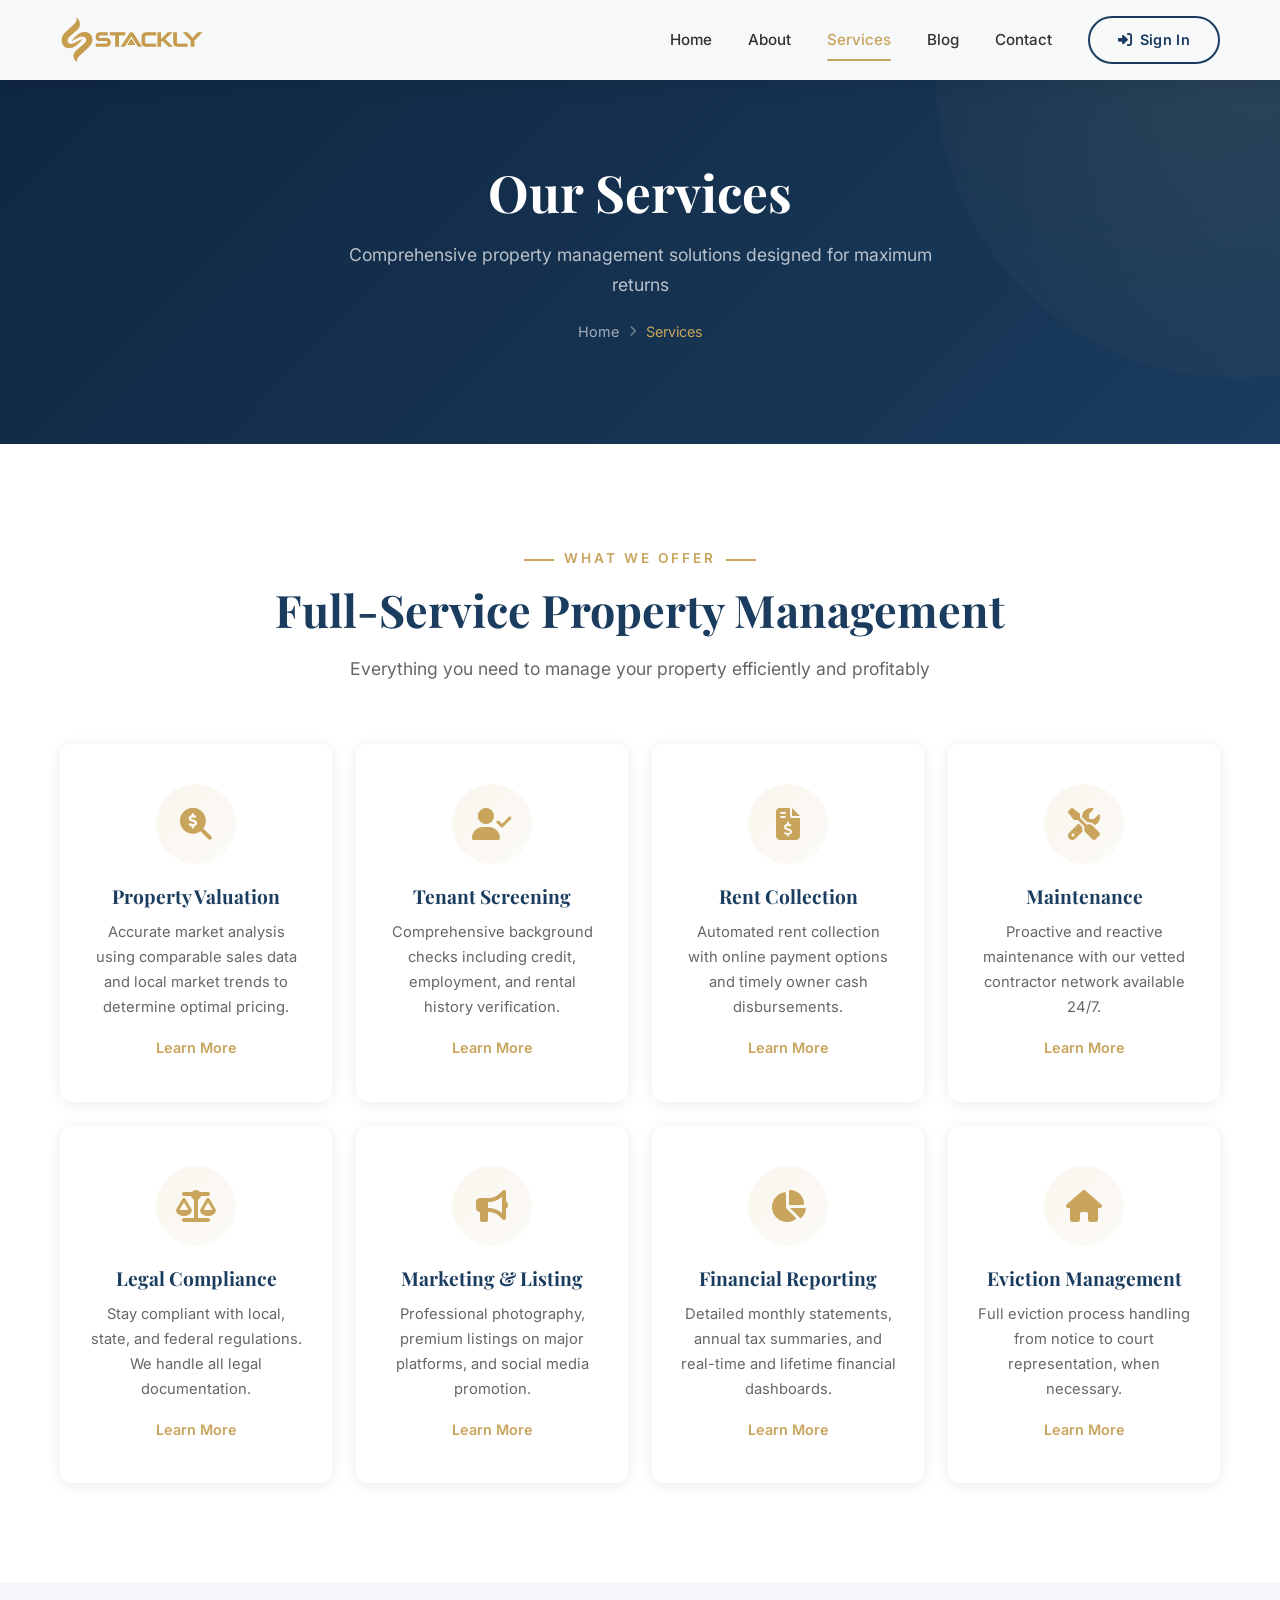
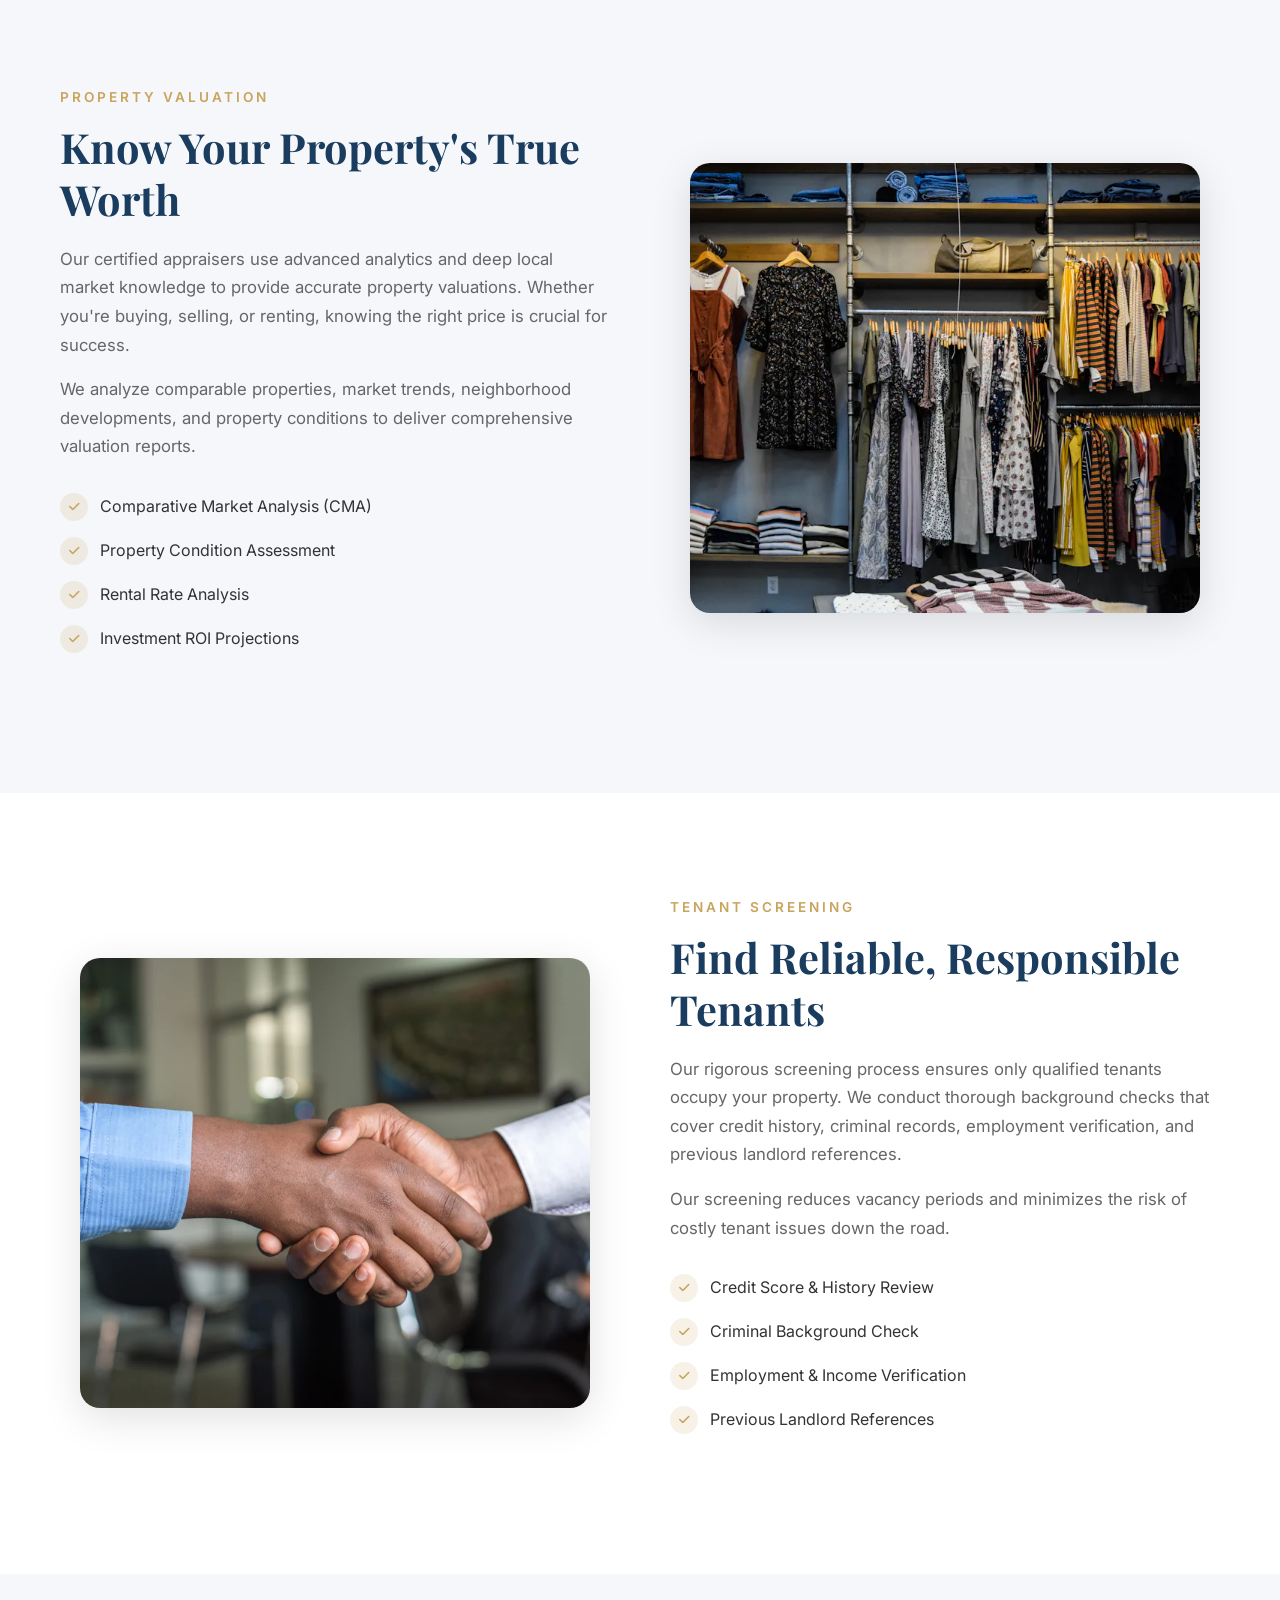
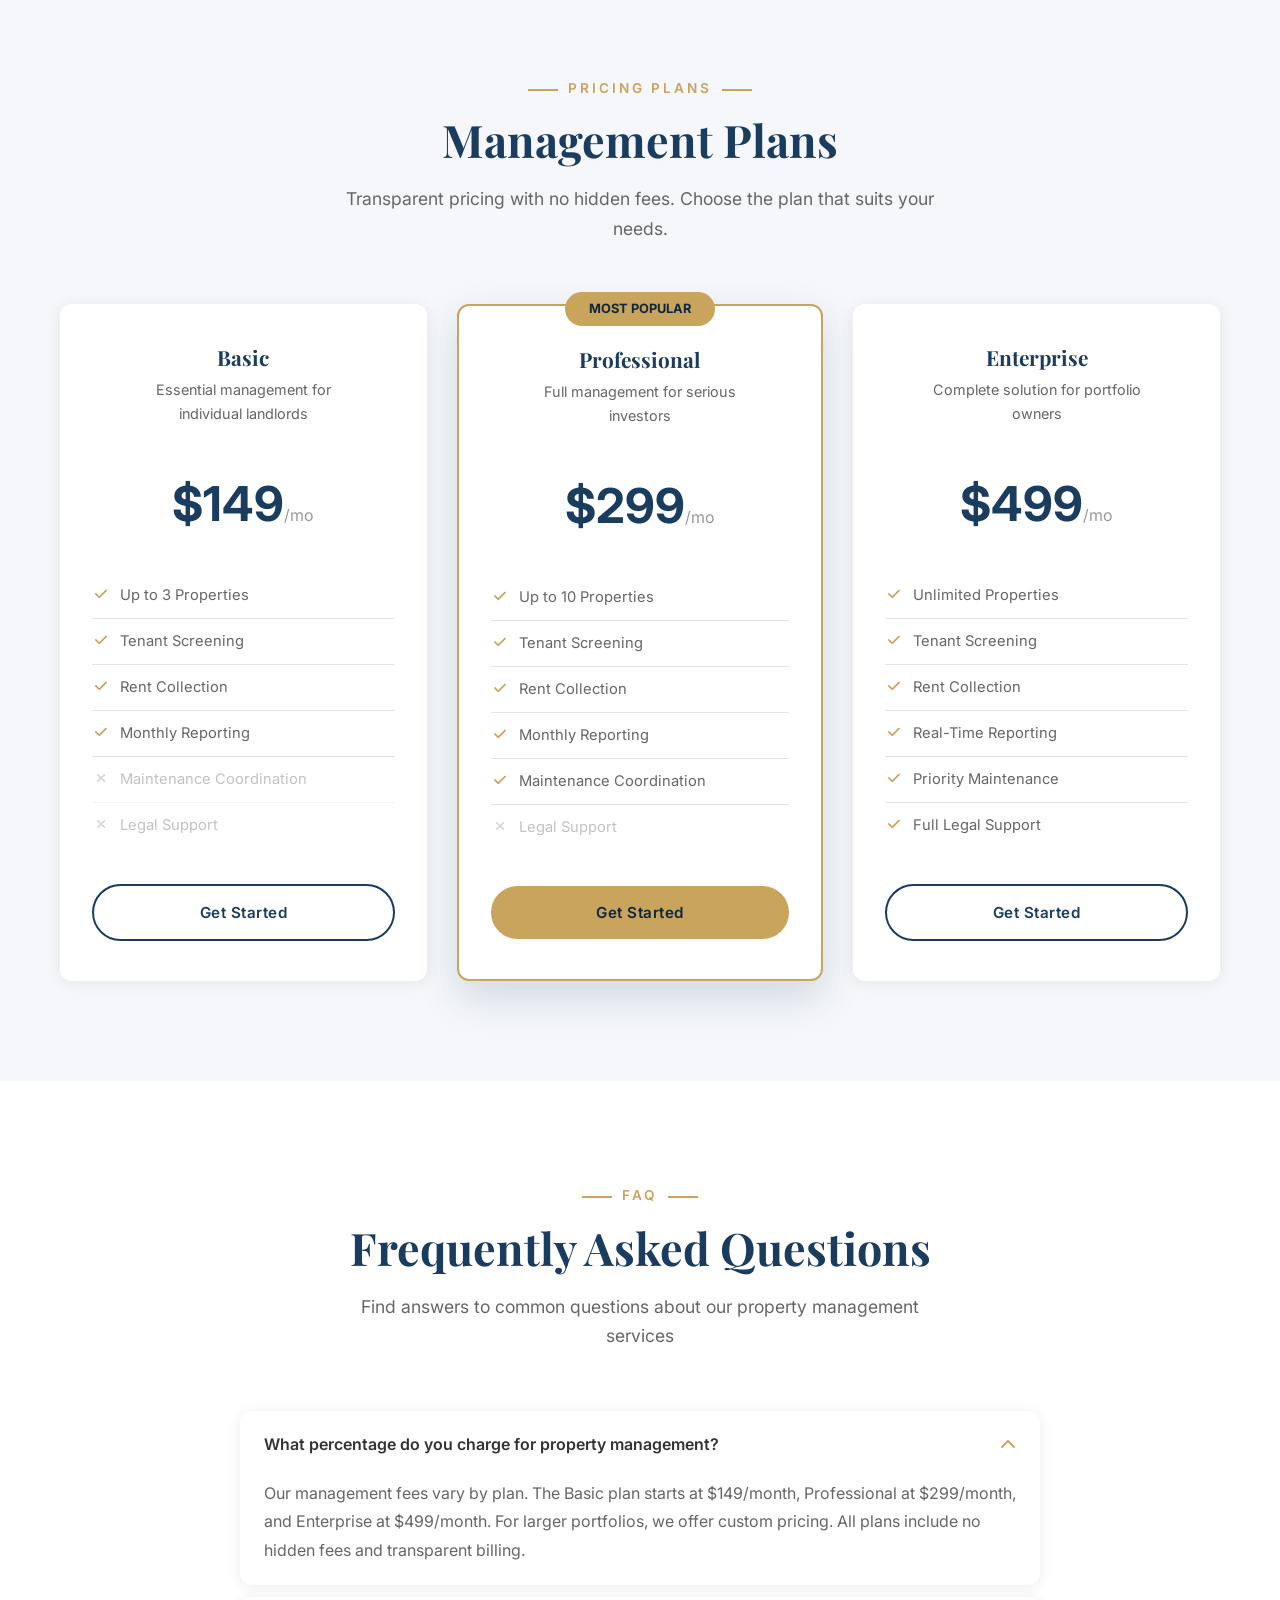
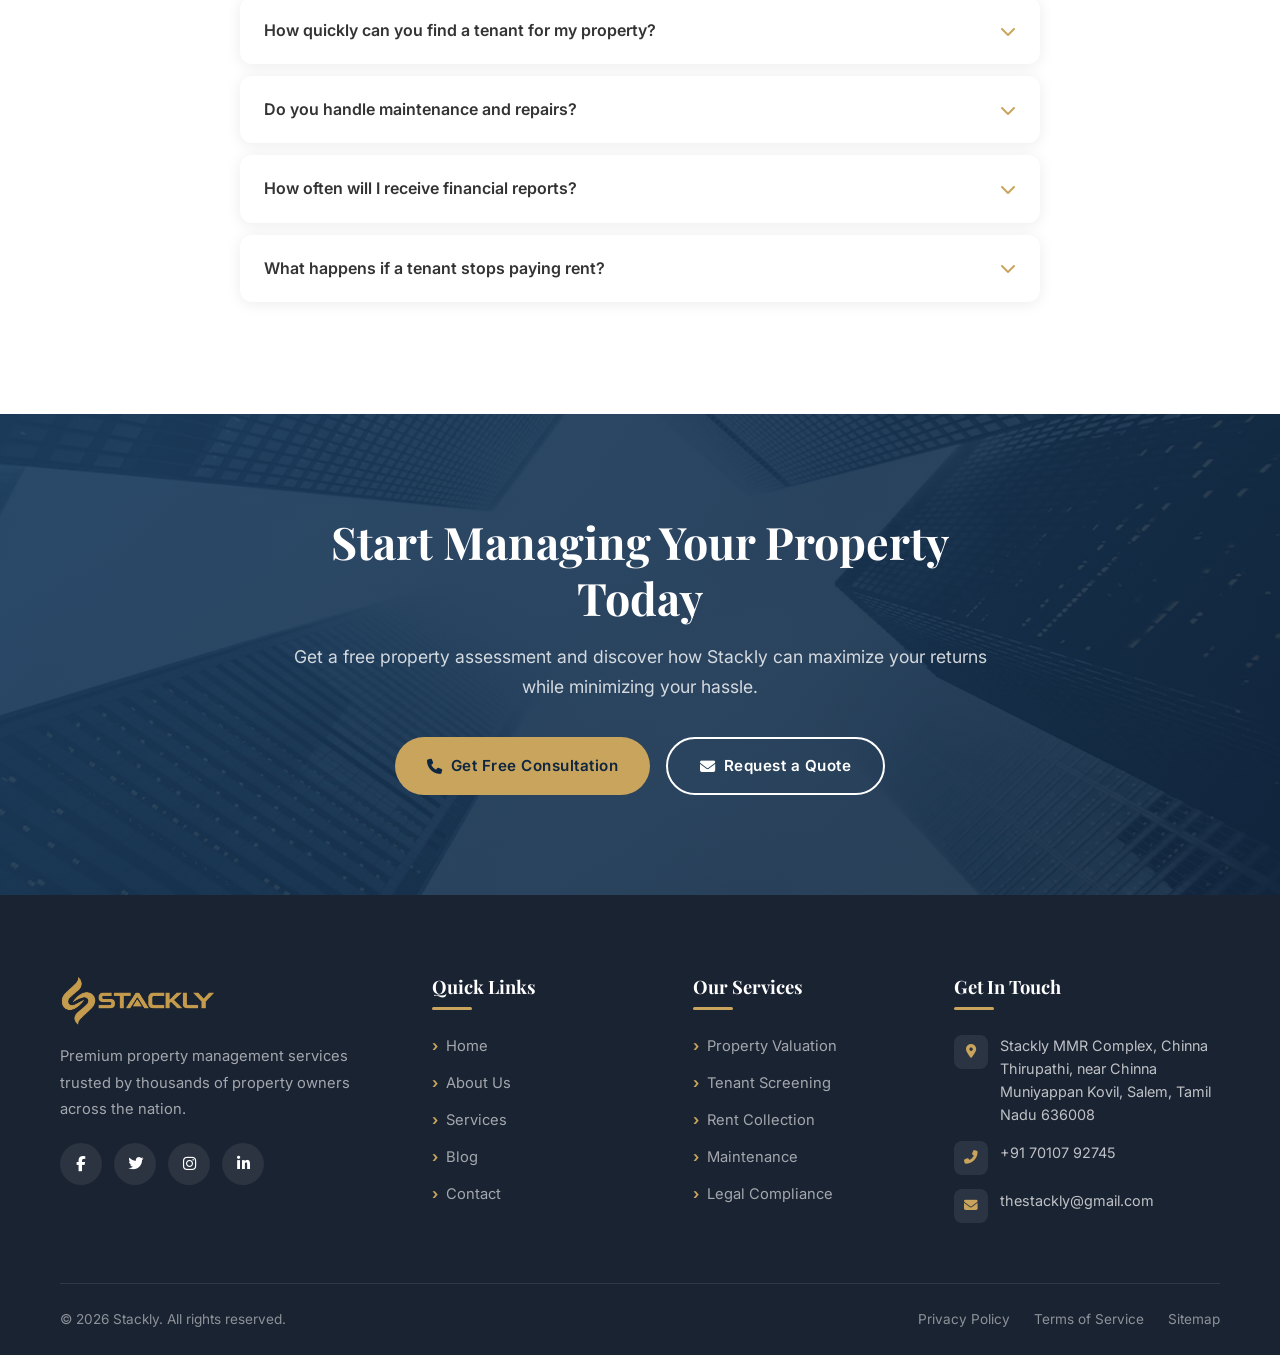
<file: services.html>
﻿<!DOCTYPE html>
<html lang="en">
<head>
  <meta charset="UTF-8">
  <meta name="viewport" content="width=device-width, initial-scale=1.0">
  <title>Services - Stackly Property Management</title>
  <link rel="preconnect" href="https://fonts.googleapis.com">
  <link href="https://fonts.googleapis.com/css2?family=Inter:wght@400;500;600;700&family=Playfair+Display:wght@400;600;700&display=swap" rel="stylesheet">
  <link rel="stylesheet" href="https://cdnjs.cloudflare.com/ajax/libs/font-awesome/6.5.1/css/all.min.css">
  <link rel="stylesheet" href="css/style.css">
</head>
<body>
  <div class="preloader" id="preloader">
    <div class="preloader-spinner">
    </div>
  </div>
<!-- Navigation -->
  <header class="header scrolled" id="header">
    <div class="container">
      <a href="index.html" class="logo">
        <img src="Assets/logo.webp" alt="Stackly" class="logo-img">
      </a>
      <nav class="nav-links" id="navLinks">
        <div class="nav-brand-row">
          <a href="index.html" class="logo nav-logo"><img src="Assets/logo.webp" alt="Stackly" class="logo-img"></a>
        </div>
        
        <a href="index.html">Home</a><a href="about.html">About</a><a href="services.html" class="active">Services</a><a href="blog.html">Blog</a><a href="contact.html">Contact</a><a href="sign-in.html" class="nav-signin"><i class="fas fa-sign-in-alt"></i> Sign In</a>
      </nav>
      <div class="menu-toggle" id="menuToggle">
        <span></span><span></span><span></span>
      </div>
    </div>
  </header>
  <div class="nav-overlay" id="navOverlay">
  </div>
<!-- Section 1: Page Hero -->
  <section class="page-hero">
    <div class="container">
      <h1>Our Services</h1>
      <p>Comprehensive property management solutions designed for maximum returns</p>
      <div class="breadcrumb">
        <a href="404.html">Home</a><i class="fas fa-chevron-right" style="font-size:0.7rem; color:rgba(255,255,255,0.4);"></i><span>Services</span>
      </div>
    </div>
  </section>
<!-- Section 2: Services Overview -->
  <section class="section">
    <div class="container">
      <div class="section-header animate-on-scroll">
        <span class="subtitle">What We Offer</span>
        <h2>Full-Service Property Management</h2>
        <p>Everything you need to manage your property efficiently and profitably</p>
      </div>
      <div class="services-grid">
        <div class="service-card animate-on-scroll">
          <div class="service-icon">
            <i class="fas fa-search-dollar"></i>
          </div>
          <h3>Property Valuation</h3>
          <p>Accurate market analysis using comparable sales data and local market trends to determine optimal pricing.</p>
          <a href="404.html" class="learn-more">Learn More</a>
        </div>
        <div class="service-card animate-on-scroll animate-delay-1">
          <div class="service-icon">
            <i class="fas fa-user-check"></i>
          </div>
          <h3>Tenant Screening</h3>
          <p>Comprehensive background checks including credit, employment, and rental history verification.</p>
          <a href="404.html" class="learn-more">Learn More</a>
        </div>
        <div class="service-card animate-on-scroll animate-delay-2">
          <div class="service-icon">
            <i class="fas fa-file-invoice-dollar"></i>
          </div>
          <h3>Rent Collection</h3>
          <p>Automated rent collection with online payment options and timely owner cash disbursements.</p>
          <a href="404.html" class="learn-more">Learn More</a>
        </div>
        <div class="service-card animate-on-scroll animate-delay-3">
          <div class="service-icon">
            <i class="fas fa-tools"></i>
          </div>
          <h3>Maintenance</h3>
          <p>Proactive and reactive maintenance with our vetted contractor network available 24/7.</p>
          <a href="404.html" class="learn-more">Learn More</a>
        </div>
        <div class="service-card animate-on-scroll">
          <div class="service-icon">
            <i class="fas fa-balance-scale"></i>
          </div>
          <h3>Legal Compliance</h3>
          <p>Stay compliant with local, state, and federal regulations. We handle all legal documentation.</p>
          <a href="404.html" class="learn-more">Learn More</a>
        </div>
        <div class="service-card animate-on-scroll animate-delay-1">
          <div class="service-icon">
            <i class="fas fa-bullhorn"></i>
          </div>
          <h3>Marketing & Listing</h3>
          <p>Professional photography, premium listings on major platforms, and social media promotion.</p>
          <a href="404.html" class="learn-more">Learn More</a>
        </div>
        <div class="service-card animate-on-scroll animate-delay-2">
          <div class="service-icon">
            <i class="fas fa-chart-pie"></i>
          </div>
          <h3>Financial Reporting</h3>
          <p>Detailed monthly statements, annual tax summaries, and real-time and lifetime financial dashboards.</p>
          <a href="404.html" class="learn-more">Learn More</a>
        </div>
        <div class="service-card animate-on-scroll animate-delay-3">
          <div class="service-icon">
            <i class="fas fa-home"></i>
          </div>
          <h3>Eviction Management</h3>
          <p>Full eviction process handling from notice to court representation, when necessary.</p>
          <a href="404.html" class="learn-more">Learn More</a>
        </div>
      </div>
    </div>
  </section>
<!-- Section 3: Service Details -->
  <section class="section section-alt" id="service-valuation">
    <div class="container">
      <div class="split-section">
        <div class="split-content animate-on-scroll">
          <span class="subtitle">Property Valuation</span>
          <h2>Know Your Property's True Worth</h2>
          <p>Our certified appraisers use advanced analytics and deep local market knowledge to provide accurate property valuations. Whether you're buying, selling, or renting, knowing the right price is crucial for success.</p>
          <p>We analyze comparable properties, market trends, neighborhood developments, and property conditions to deliver comprehensive valuation reports.</p>
          <ul class="check-list">
            <li>
              <i class="fas fa-check"></i> Comparative Market Analysis (CMA)
            </li>
            <li>
              <i class="fas fa-check"></i> Property Condition Assessment
            </li>
            <li>
              <i class="fas fa-check"></i> Rental Rate Analysis
            </li>
            <li>
              <i class="fas fa-check"></i> Investment ROI Projections
            </li>
          </ul>
        </div>
        <div class="split-images animate-on-scroll animate-delay-2">
          <div class="main-img">
            <img src="Assets/valuation.webp" alt="Property Valuation">
          </div>
        </div>
      </div>
    </div>
  </section>
<!-- Section 4: Service Details 2 -->
  <section class="section" id="service-screening">
    <div class="container">
      <div class="split-section">
        <div class="split-images animate-on-scroll">
          <div class="main-img">
            <img src="Assets/screening.webp" alt="Tenant Screening">
          </div>
        </div>
        <div class="split-content animate-on-scroll animate-delay-2">
          <span class="subtitle">Tenant Screening</span>
          <h2>Find Reliable, Responsible Tenants</h2>
          <p>Our rigorous screening process ensures only qualified tenants occupy your property. We conduct thorough background checks that cover credit history, criminal records, employment verification, and previous landlord references.</p>
          <p>Our screening reduces vacancy periods and minimizes the risk of costly tenant issues down the road.</p>
          <ul class="check-list">
            <li>
              <i class="fas fa-check"></i> Credit Score & History Review
            </li>
            <li>
              <i class="fas fa-check"></i> Criminal Background Check
            </li>
            <li>
              <i class="fas fa-check"></i> Employment & Income Verification
            </li>
            <li>
              <i class="fas fa-check"></i> Previous Landlord References
            </li>
          </ul>
        </div>
      </div>
    </div>
  </section>
<!-- Section 5: Pricing -->
  <section class="section section-alt">
    <div class="container">
      <div class="section-header animate-on-scroll">
        <span class="subtitle">Pricing Plans</span>
        <h2>Management Plans</h2>
        <p>Transparent pricing with no hidden fees. Choose the plan that suits your needs.</p>
      </div>
      <div class="pricing-grid">
        <div class="pricing-card animate-on-scroll">
          <h3>Basic</h3>
          <p style="color:var(--text-light); font-size:0.9rem;">Essential management for individual landlords</p>
          <div class="price">$149<small>/mo</small></div>
          <ul class="pricing-features">
            <li>
              <i class="fas fa-check"></i> Up to 3 Properties
            </li>
            <li>
              <i class="fas fa-check"></i> Tenant Screening
            </li>
            <li>
              <i class="fas fa-check"></i> Rent Collection
            </li>
            <li>
              <i class="fas fa-check"></i> Monthly Reporting
            </li>
            <li class="disabled">
              <i class="fas fa-times"></i> Maintenance Coordination
            </li>
            <li class="disabled">
              <i class="fas fa-times"></i> Legal Support
            </li>
          </ul>
          <a href="404.html" class="btn btn-outline-dark">Get Started</a>
        </div>
        <div class="pricing-card featured animate-on-scroll animate-delay-1">
          <div class="pricing-badge">Most Popular</div>
          <h3>Professional</h3>
          <p style="color:var(--text-light); font-size:0.9rem;">Full management for serious investors</p>
          <div class="price">$299<small>/mo</small></div>
          <ul class="pricing-features">
            <li>
              <i class="fas fa-check"></i> Up to 10 Properties
            </li>
            <li>
              <i class="fas fa-check"></i> Tenant Screening
            </li>
            <li>
              <i class="fas fa-check"></i> Rent Collection
            </li>
            <li>
              <i class="fas fa-check"></i> Monthly Reporting
            </li>
            <li>
              <i class="fas fa-check"></i> Maintenance Coordination
            </li>
            <li class="disabled">
              <i class="fas fa-times"></i> Legal Support
            </li>
          </ul>
          <a href="404.html" class="btn btn-primary">Get Started</a>
        </div>
        <div class="pricing-card animate-on-scroll animate-delay-2">
          <h3>Enterprise</h3>
          <p style="color:var(--text-light); font-size:0.9rem;">Complete solution for portfolio owners</p>
          <div class="price">$499<small>/mo</small></div>
          <ul class="pricing-features">
            <li>
              <i class="fas fa-check"></i> Unlimited Properties
            </li>
            <li>
              <i class="fas fa-check"></i> Tenant Screening
            </li>
            <li>
              <i class="fas fa-check"></i> Rent Collection
            </li>
            <li>
              <i class="fas fa-check"></i> Real-Time Reporting
            </li>
            <li>
              <i class="fas fa-check"></i> Priority Maintenance
            </li>
            <li>
              <i class="fas fa-check"></i> Full Legal Support
            </li>
          </ul>
          <a href="404.html" class="btn btn-outline-dark">Get Started</a>
        </div>
      </div>
    </div>
  </section>
<!-- Section 6: FAQ -->
  <section class="section">
    <div class="container">
      <div class="section-header animate-on-scroll">
        <span class="subtitle">FAQ</span>
        <h2>Frequently Asked Questions</h2>
        <p>Find answers to common questions about our property management services</p>
      </div>
      <div class="faq-list">
        <div class="faq-item active">
          <div class="faq-question">
What percentage do you charge for property management?<i class="fas fa-chevron-down"></i>
          </div>
          <div class="faq-answer" style="max-height:200px;">
            <p>Our management fees vary by plan. The Basic plan starts at $149/month, Professional at $299/month, and Enterprise at $499/month. For larger portfolios, we offer custom pricing. All plans include no hidden fees and transparent billing.</p>
          </div>
        </div>
        <div class="faq-item">
          <div class="faq-question">
How quickly can you find a tenant for my property?<i class="fas fa-chevron-down"></i>
          </div>
          <div class="faq-answer">
            <p>On average, we find qualified tenants within 7-14 days. Our extensive marketing network and database of pre-screened tenants allows us to minimize vacancy periods significantly compared to industry averages.</p>
          </div>
        </div>
        <div class="faq-item">
          <div class="faq-question">
Do you handle maintenance and repairs?<i class="fas fa-chevron-down"></i>
          </div>
          <div class="faq-answer">
            <p>Yes, we handle all aspects of property maintenance. We have a network of vetted, licensed contractors who provide competitive pricing. All maintenance requests are tracked through our platform, and owners receive detailed reports.</p>
          </div>
        </div>
        <div class="faq-item">
          <div class="faq-question">
How often will I receive financial reports?<i class="fas fa-chevron-down"></i>
          </div>
          <div class="faq-answer">
            <p>All plans include monthly financial statements. Professional and Enterprise plans offer real-time dashboard access where you can view income, expenses, and property performance anytime. Annual tax summaries are also provided.</p>
          </div>
        </div>
        <div class="faq-item">
          <div class="faq-question">
What happens if a tenant stops paying rent?<i class="fas fa-chevron-down"></i>
          </div>
          <div class="faq-answer">
            <p>We have a structured process for handling late payments including automated reminders, personal contact, and if necessary, formal legal notices. Our Enterprise plan includes full eviction management with court representation.</p>
          </div>
        </div>
      </div>
    </div>
  </section>
<!-- Section 7: CTA -->
  <section class="cta-section">
    <div class="cta-bg">
      <img src="Assets/cta-3.webp" alt="CTA Background">
    </div>
    <div class="cta-overlay">
    </div>
    <div class="container">
      <div class="cta-content animate-on-scroll">
        <h2>Start Managing Your Property Today</h2>
        <p>Get a free property assessment and discover how Stackly can maximize your returns while minimizing your hassle.</p>
        <div class="cta-buttons">
          <a href="404.html" class="btn btn-primary"><i class="fas fa-phone"></i> Get Free Consultation</a><a href="404.html" class="btn btn-outline"><i class="fas fa-envelope"></i> Request a Quote</a>
        </div>
      </div>
    </div>
  </section>
<!-- Footer -->
  <footer class="footer">
    <div class="container">
      <div class="footer-grid">
        <div class="footer-col footer-about">
          <a href="index.html" class="logo" style="margin-bottom:16px;">
            <img src="Assets/logo.webp" alt="Stackly" class="logo-img" style="height:52px;">
          </a>
          <p>Premium property management services trusted by thousands of property owners across the nation.</p>
          <div class="footer-social">
            <a href="404.html"><i class="fab fa-facebook-f"></i></a><a href="404.html"><i class="fab fa-twitter"></i></a><a href="404.html"><i class="fab fa-instagram"></i></a><a href="404.html"><i class="fab fa-linkedin-in"></i></a>
          </div>
        </div>
        <div class="footer-col">
          <h3>Quick Links</h3>
          <ul class="footer-links">
            <li>
              <a href="index.html">Home</a>
            </li>
            <li>
              <a href="about.html">About Us</a>
            </li>
            <li>
              <a href="services.html">Services</a>
            </li>
            <li>
              <a href="blog.html">Blog</a>
            </li>
            <li>
              <a href="contact.html">Contact</a>
            </li>
          </ul>
        </div>
        <div class="footer-col">
          <h3>Our Services</h3>
          <ul class="footer-links">
            <li>
              <a href="404.html">Property Valuation</a>
            </li>
            <li>
              <a href="404.html">Tenant Screening</a>
            </li>
            <li>
              <a href="404.html">Rent Collection</a>
            </li>
            <li>
              <a href="404.html">Maintenance</a>
            </li>
            <li>
              <a href="404.html">Legal Compliance</a>
            </li>
          </ul>
        </div>
        <div class="footer-col">
          <h3>Get In Touch</h3>
          <div class="footer-contact">
            <div class="footer-contact-item">
              <span class="fc-icon"><i class="fas fa-map-marker-alt"></i></span><span>Stackly MMR Complex, Chinna Thirupathi, near Chinna Muniyappan Kovil, Salem, Tamil Nadu 636008</span>
            </div>
            <div class="footer-contact-item">
              <span class="fc-icon fc-center"><i class="fas fa-phone-alt"></i></span><a href="404.html">+91 70107 92745</a>
            </div>
            <div class="footer-contact-item">
              <span class="fc-icon fc-center"><i class="fas fa-envelope"></i></span><a href="404.html">thestackly@gmail.com</a>
            </div>
          </div>
        </div>
      </div>
      <div class="footer-bottom">
        <p>&copy; 2026 Stackly. All rights reserved.</p>
        <div class="footer-bottom-links">
          <a href="404.html">Privacy Policy</a><a href="404.html">Terms of Service</a><a href="404.html">Sitemap</a>
        </div>
      </div>
    </div>
  </footer>
  <button class="back-to-top" id="backToTop"><i class="fas fa-chevron-up"></i></button>
  <script src="js/script.js">
  </script>
</body>
</html>
</file>
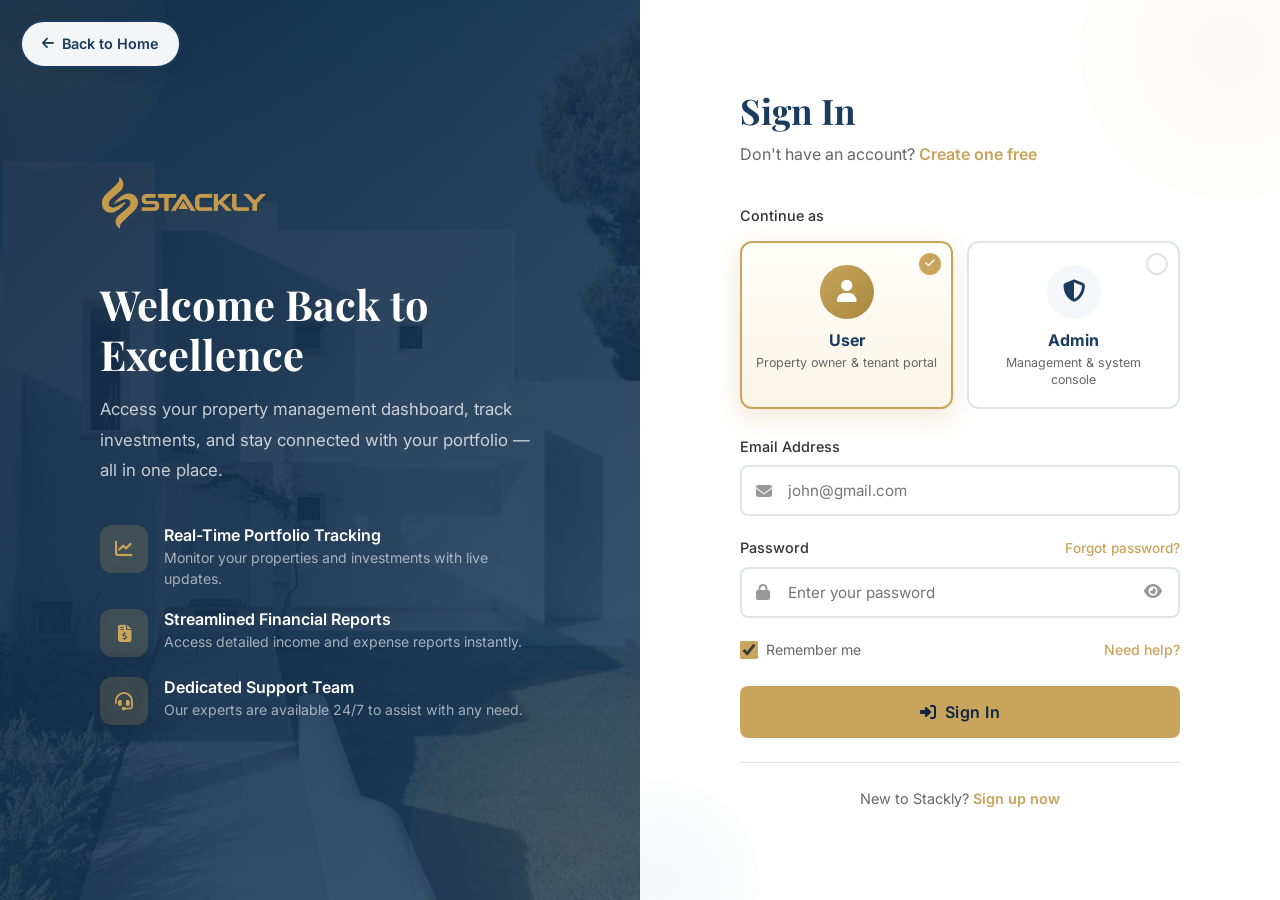
<file: sign-in.html>
﻿<!DOCTYPE html>
<html lang="en">
<head>
  <meta charset="UTF-8">
  <meta name="viewport" content="width=device-width, initial-scale=1.0">
  <title>Sign In - Stackly Property Management</title>
  <link rel="preconnect" href="https://fonts.googleapis.com">
  <link href="https://fonts.googleapis.com/css2?family=Inter:wght@400;500;600;700&family=Playfair+Display:wght@400;600;700&display=swap" rel="stylesheet">
  <link rel="stylesheet" href="https://cdnjs.cloudflare.com/ajax/libs/font-awesome/6.5.1/css/all.min.css">
  <link rel="stylesheet" href="css/style.css">
</head>
<body>

  <div class="preloader" id="preloader"><div class="preloader-spinner"></div></div>

  <!-- Auth Layout -->
  <section class="auth-layout">

    <!-- Left: Branding Panel -->
    <div class="auth-left">
      <div class="auth-left-bg">
        <img src="Assets/signin-bg.webp" alt="Premium Home">
      </div>
      <div class="auth-left-overlay"></div>
      <div class="auth-left-decoration"></div>
      <div class="auth-left-decoration-2"></div>

      <div class="auth-left-content">
        <a href="index.html" class="logo">
          <img src="Assets/logo.webp" alt="Stackly" class="logo-img" style="height:56px;">
        </a>

        <h2>Welcome Back to Excellence</h2>
        <p>Access your property management dashboard, track investments, and stay connected with your portfolio — all in one place.</p>

        <div class="auth-features">
          <div class="auth-feature">
            <div class="auth-feature-icon"><i class="fas fa-chart-line"></i></div>
            <div>
              <h4>Real-Time Portfolio Tracking</h4>
              <p>Monitor your properties and investments with live updates.</p>
            </div>
          </div>
          <div class="auth-feature">
            <div class="auth-feature-icon"><i class="fas fa-file-invoice-dollar"></i></div>
            <div>
              <h4>Streamlined Financial Reports</h4>
              <p>Access detailed income and expense reports instantly.</p>
            </div>
          </div>
          <div class="auth-feature">
            <div class="auth-feature-icon"><i class="fas fa-headset"></i></div>
            <div>
              <h4>Dedicated Support Team</h4>
              <p>Our experts are available 24/7 to assist with any need.</p>
            </div>
          </div>
        </div>
      </div>
    </div>

    <!-- Right: Form Panel -->
    <div class="auth-right">
      <div class="auth-form-container">
        <div class="auth-form-header">
          <h1>Sign In</h1>
          <p>Don't have an account? <a href="sign-up.html">Create one free</a></p>
        </div>

        <!-- Role Selector -->
        <p class="auth-role-title">Continue as</p>
        <div class="auth-roles" id="loginRole">
          <div class="auth-role selected" data-role="user">
            <span class="role-check"><i class="fas fa-check"></i></span>
            <div class="role-icon"><i class="fas fa-user"></i></div>
            <div>
              <div class="role-name">User</div>
              <p class="role-desc">Property owner &amp; tenant portal</p>
            </div>
          </div>
          <div class="auth-role" data-role="admin">
            <span class="role-check"><i class="fas fa-check"></i></span>
            <div class="role-icon"><i class="fas fa-shield-halved"></i></div>
            <div>
              <div class="role-name">Admin</div>
              <p class="role-desc">Management &amp; system console</p>
            </div>
          </div>
        </div>


        <!-- Form -->
        <form class="auth-form" id="loginForm">
          <div class="form-group">
            <label>Email Address</label>
            <div class="input-wrapper">
              <i class="fas fa-envelope field-icon"></i>
              <input type="email" placeholder="john@gmail.com" id="loginEmail" required>
            </div>
          </div>

          <div class="form-group">
            <label>Password <a href="404.html">Forgot password?</a></label>
            <div class="input-wrapper">
              <i class="fas fa-lock field-icon"></i>
              <input type="password" placeholder="Enter your password" id="loginPassword" required>
              <button type="button" class="toggle-password" data-target="loginPassword"><i class="fas fa-eye"></i></button>
            </div>
          </div>

          <div class="auth-form-options">
            <label class="auth-remember">
              <input type="checkbox" checked>
              <span>Remember me</span>
            </label>
            <a href="404.html" style="color:var(--accent); font-size:0.88rem; font-weight:500;">Need help?</a>
          </div>

          <button type="submit" class="btn btn-primary btn-auth">
            <i class="fas fa-sign-in-alt"></i> Sign In
          </button>
        </form>

        <div class="auth-form-footer">
          <p>New to Stackly? <a href="sign-up.html">Sign up now</a></p>
        </div>
      </div>
    </div>
  </section>

  <!-- Back to Home Button -->
  <a href="index.html" class="auth-back">
    <i class="fas fa-arrow-left"></i> Back to Home
  </a>

  <script src="js/script.js"></script>
  <script>
    // Role selector behavior
    var loginRoles = document.getElementById('loginRole');
    window.selectedRole = 'user';
    if (loginRoles) {
      loginRoles.addEventListener('click', function (e) {
        var card = e.target.closest('.auth-role');
        if (!card) return;
        loginRoles.querySelectorAll('.auth-role').forEach(function (r) { r.classList.remove('selected'); });
        card.classList.add('selected');
        window.selectedRole = card.getAttribute('data-role');
      });
    }
  </script>
</body>
</html>
</file>
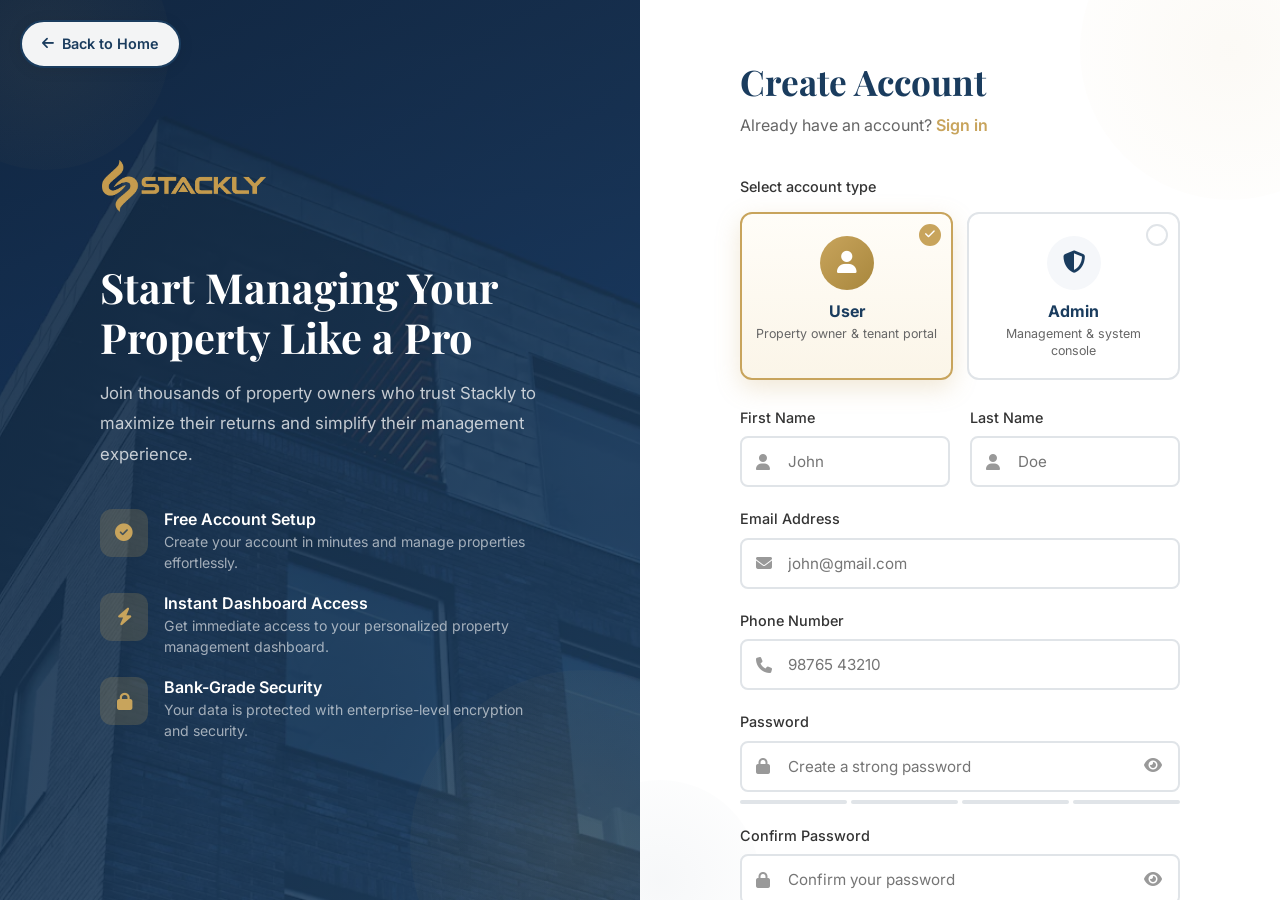
<file: sign-up.html>
﻿<!DOCTYPE html>
<html lang="en">
<head>
  <meta charset="UTF-8">
  <meta name="viewport" content="width=device-width, initial-scale=1.0">
  <title>Sign Up - Stackly Property Management</title>
  <link rel="preconnect" href="https://fonts.googleapis.com">
  <link href="https://fonts.googleapis.com/css2?family=Inter:wght@400;500;600;700&family=Playfair+Display:wght@400;600;700&display=swap" rel="stylesheet">
  <link rel="stylesheet" href="https://cdnjs.cloudflare.com/ajax/libs/font-awesome/6.5.1/css/all.min.css">
  <link rel="stylesheet" href="css/style.css">
</head>
<body>

  <div class="preloader" id="preloader"><div class="preloader-spinner"></div></div>

  <!-- Auth Layout -->
  <section class="auth-layout">

    <!-- Left: Branding Panel -->
    <div class="auth-left">
      <div class="auth-left-bg">
        <img src="Assets/signup-bg.webp" alt="Modern Home">
      </div>
      <div class="auth-left-overlay"></div>
      <div class="auth-left-decoration"></div>
      <div class="auth-left-decoration-2"></div>

      <div class="auth-left-content">
        <a href="index.html" class="logo">
          <img src="Assets/logo.webp" alt="Stackly" class="logo-img" style="height:56px;">
        </a>

        <h2>Start Managing Your Property Like a Pro</h2>
        <p>Join thousands of property owners who trust Stackly to maximize their returns and simplify their management experience.</p>

        <div class="auth-features">
          <div class="auth-feature">
            <div class="auth-feature-icon"><i class="fas fa-check-circle"></i></div>
            <div>
              <h4>Free Account Setup</h4>
              <p>Create your account in minutes and manage properties effortlessly.</p>
            </div>
          </div>
          <div class="auth-feature">
            <div class="auth-feature-icon"><i class="fas fa-bolt"></i></div>
            <div>
              <h4>Instant Dashboard Access</h4>
              <p>Get immediate access to your personalized property management dashboard.</p>
            </div>
          </div>
          <div class="auth-feature">
            <div class="auth-feature-icon"><i class="fas fa-lock"></i></div>
            <div>
              <h4>Bank-Grade Security</h4>
              <p>Your data is protected with enterprise-level encryption and security.</p>
            </div>
          </div>
        </div>
      </div>
    </div>

    <!-- Right: Form Panel -->
    <div class="auth-right">
      <div class="auth-form-container">
        <div class="auth-form-header">
          <h1>Create Account</h1>
          <p>Already have an account? <a href="sign-in.html">Sign in</a></p>
        </div>

        <!-- Role Selector -->
        <p class="auth-role-title">Select account type</p>
        <div class="auth-roles" id="signupRole">
          <div class="auth-role selected" data-role="user">
            <span class="role-check"><i class="fas fa-check"></i></span>
            <div class="role-icon"><i class="fas fa-user"></i></div>
            <div>
              <div class="role-name">User</div>
              <p class="role-desc">Property owner &amp; tenant portal</p>
            </div>
          </div>
          <div class="auth-role" data-role="admin">
            <span class="role-check"><i class="fas fa-check"></i></span>
            <div class="role-icon"><i class="fas fa-shield-halved"></i></div>
            <div>
              <div class="role-name">Admin</div>
              <p class="role-desc">Management &amp; system console</p>
            </div>
          </div>
        </div>

      
        <!-- Form -->
        <form class="auth-form" id="registerForm">
          <div class="form-row">
            <div class="form-group">
              <label>First Name</label>
              <div class="input-wrapper">
                <i class="fas fa-user field-icon"></i>
                <input type="text" placeholder="John" required>
              </div>
            </div>
            <div class="form-group">
              <label>Last Name</label>
              <div class="input-wrapper">
                <i class="fas fa-user field-icon"></i>
                <input type="text" placeholder="Doe" required>
              </div>
            </div>
          </div>

          <div class="form-group">
            <label>Email Address</label>
            <div class="input-wrapper">
              <i class="fas fa-envelope field-icon"></i>
              <input type="email" placeholder="john@gmail.com" id="registerEmail" required>
            </div>
          </div>

          <div class="form-group">
            <label>Phone Number</label>
            <div class="input-wrapper">
              <i class="fas fa-phone field-icon"></i>
              <input type="tel" placeholder="98765 43210" id="signupPhone">
            </div>
          </div>

          <div class="form-group">
            <label>Password</label>
            <div class="input-wrapper">
              <i class="fas fa-lock field-icon"></i>
              <input type="password" placeholder="Create a strong password" id="signupPassword" required>
              <button type="button" class="toggle-password" data-target="signupPassword"><i class="fas fa-eye"></i></button>
            </div>
            <div class="password-strength">
              <div class="bar" data-strength="1"></div>
              <div class="bar" data-strength="2"></div>
              <div class="bar" data-strength="3"></div>
              <div class="bar" data-strength="4"></div>
            </div>
            <div class="password-strength-text" id="passwordStrengthText"></div>
          </div>

          <div class="form-group">
            <label>Confirm Password</label>
            <div class="input-wrapper">
              <i class="fas fa-lock field-icon"></i>
              <input type="password" placeholder="Confirm your password" id="confirmPassword" required>
              <button type="button" class="toggle-password" data-target="confirmPassword"><i class="fas fa-eye"></i></button>
            </div>
          </div>

          <label class="auth-terms">
            <input type="checkbox" required>
            <label>I agree to the <a href="404.html">Terms of Service</a> and <a href="404.html">Privacy Policy</a></label>
          </label>

          <button type="submit" class="btn btn-primary btn-auth">
            <i class="fas fa-user-plus"></i> Create Account
          </button>
        </form>

        <div class="auth-form-footer">
          <p>Already have an account? <a href="sign-in.html">Sign in</a></p>
        </div>
      </div>
    </div>
  </section>

  <!-- Back to Home Button -->
  <a href="index.html" class="auth-back">
    <i class="fas fa-arrow-left"></i> Back to Home
  </a>

  <script src="js/script.js"></script>
  <script>
    // Role selector behavior
    var signupRoles = document.getElementById('signupRole');
    window.selectedRole = 'user';
    if (signupRoles) {
      signupRoles.addEventListener('click', function (e) {
        var card = e.target.closest('.auth-role');
        if (!card) return;
        signupRoles.querySelectorAll('.auth-role').forEach(function (r) { r.classList.remove('selected'); });
        card.classList.add('selected');
        window.selectedRole = card.getAttribute('data-role');
      });
    }
  </script>
</body>
</html>
</file>
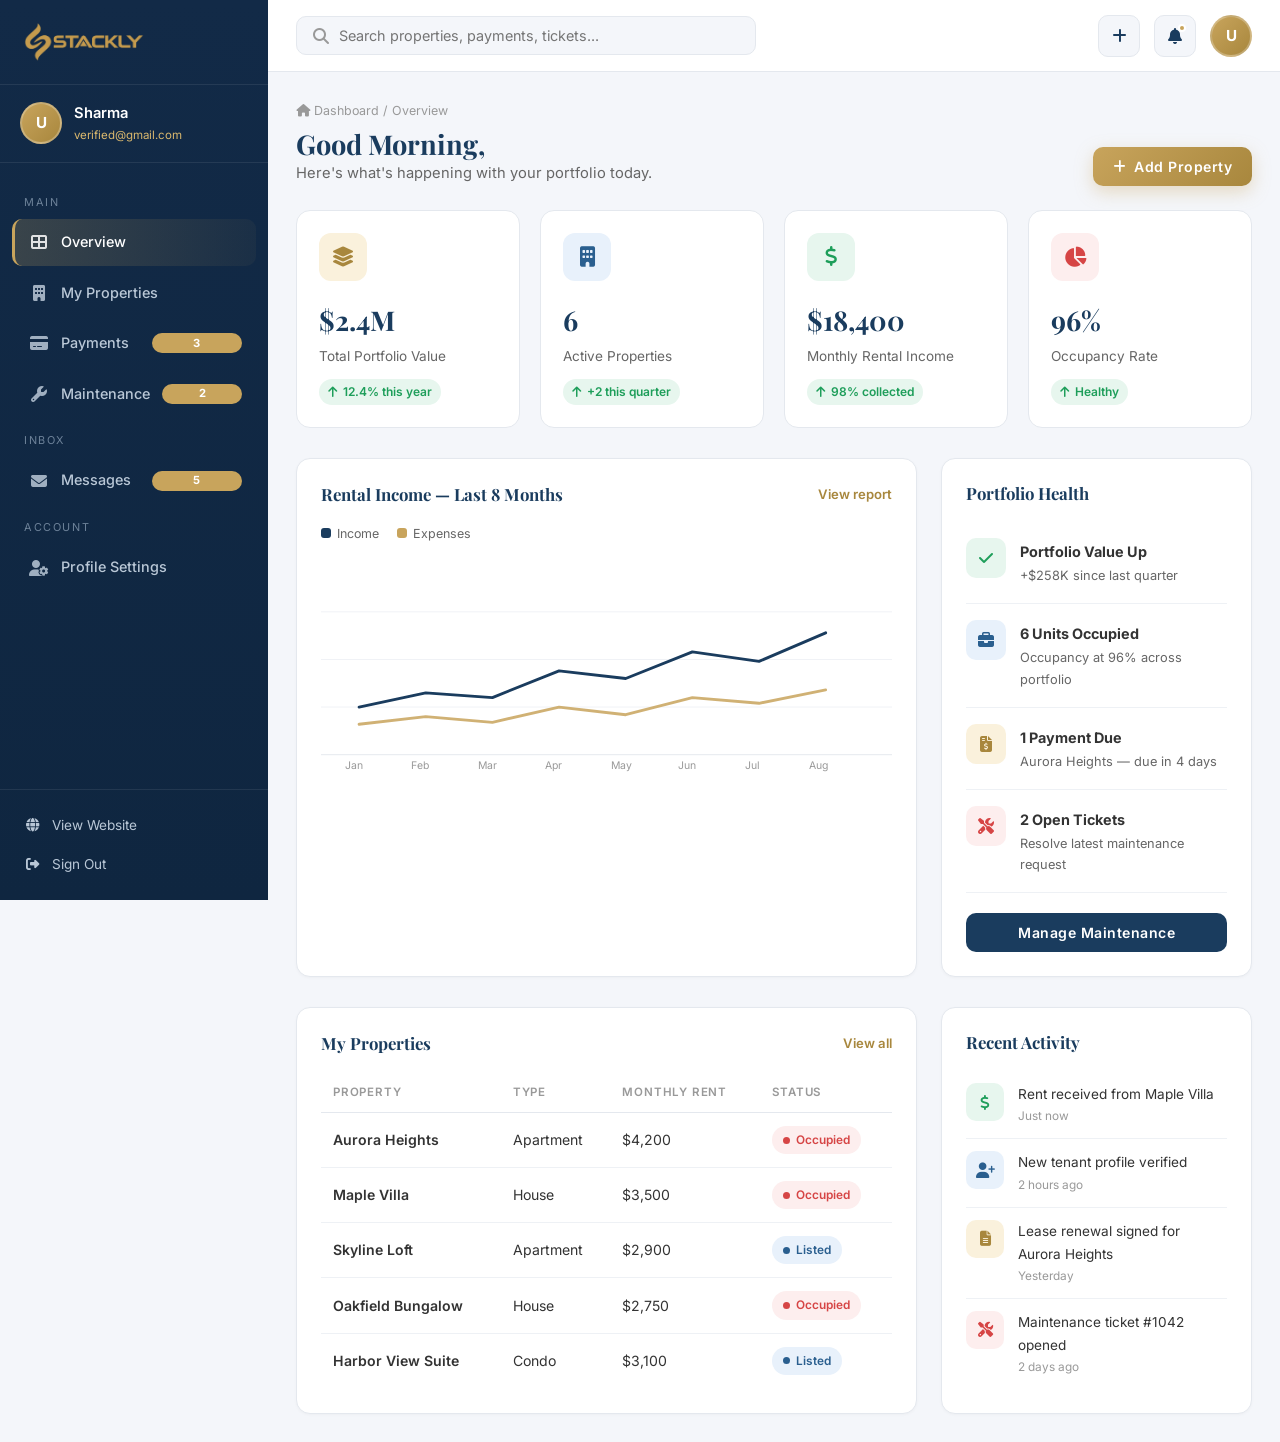
<file: userdashboard.html>
﻿<!DOCTYPE html><html lang="en"><head><meta charset="UTF-8"><meta name="viewport" content="width=device-width, initial-scale=1.0"><title>User Dashboard - Stackly</title><link rel="preconnect" href="https://fonts.googleapis.com"><link href="https://fonts.googleapis.com/css2?family=Inter:wght@400;500;600;700&family=Playfair+Display:wght@400;600;700&display=swap" rel="stylesheet"><link rel="stylesheet" href="https://cdnjs.cloudflare.com/ajax/libs/font-awesome/6.5.1/css/all.min.css"><link rel="stylesheet" href="css/style.css"><link rel="stylesheet" href="css/dashboard.css"></head><body class="dash-body"><div class="preloader" id="preloader"><div class="preloader-spinner"></div></div><!-- ===== DASHBOARD LAYOUT ===== --><div class="dash"><!-- ===== SIDEBAR ===== --><aside class="dash-sidebar"><button class="dash-sidebar-close" id="dashSidebarClose" aria-label="Close menu"><i class="fas fa-times"></i></button><div class="dash-brand"><img src="Assets/logo.webp" alt="Stackly"><div class="dash-brand-text"></div></div><div class="dash-user-mini"><div class="dash-avatar" id="dashSideAvatar">AS</div><div class="info"><div class="name" id="dashSideName"> Sharma</div><div class="role" id="dashSideEmail">verified@gmail.com</div></div></div><nav class="dash-nav"><div class="dash-nav-label">Main</div><a href="#" class="active" data-page="overview"><i class="fas fa-th-large"></i><span>Overview</span></a><a href="#" data-page="properties"><i class="fas fa-building"></i><span>My Properties</span></a><a href="#" data-page="payments"><i class="fas fa-credit-card"></i><span>Payments</span><span class="badge-n">3</span></a><a href="#" data-page="maintenance"><i class="fas fa-wrench"></i><span>Maintenance</span><span class="badge-n">2</span></a><div class="dash-nav-label">Inbox</div><a href="#" data-page="messages"><i class="fas fa-envelope"></i><span>Messages</span><span class="badge-n">5</span></a><div class="dash-nav-label">Account</div><a href="#" data-page="profile"><i class="fas fa-user-cog"></i><span>Profile Settings</span></a></nav><div class="dash-sidebar-foot"><a href="index.html"><i class="fas fa-globe"></i> View Website</a><a href="sign-in.html" data-confirm="Sign out of your account?"><i class="fas fa-sign-out-alt"></i> Sign Out</a></div></aside><!-- ===== MAIN ===== --><div class="dash-main"><!-- ===== TOP BAR ===== --><header class="dash-topbar"><button class="dash-burger" aria-label="Menu"><i class="fas fa-bars"></i></button><div class="dash-search"><i class="fas fa-search"></i><input type="text" placeholder="Search properties, payments, tickets..." data-search="tbody tr"></div><div class="dash-top-actions" id="dashTopbar"><button class="dash-icon-btn" title="Add Property" onclick="showToast('Property helper coming soon','1')"><i class="fas fa-plus"></i></button><button class="dash-icon-btn" title="Notifications" onclick="showToast('3 new notifications')"><i class="fas fa-bell"></i><span class="dot"></span></button><div class="dash-top-user"><div class="dash-avatar" id="dashTopAvatar">AS</div></div></div></header><!-- ===== CONTENT ===== --><main class="dash-content"><!-- ============ OVERVIEW ============ --><section class="dash-page active" id="overview"><div class="dash-page-head"><div><div class="crumb"><i class="fas fa-home"></i> Dashboard / Overview</div><h1>Good Morning, </h1><p class="sub">Here's what's happening with your portfolio today.</p></div><button class="btn btn-gold" onclick="showToast('Quick action triggered')"><i class="fas fa-plus"></i> Add Property</button></div><div class="dash-grid stat-grid mb-3"><div class="stat-card"><div class="icon icon-gold"><i class="fas fa-layer-group"></i></div><div class="val">$2.4M</div><div class="lbl">Total Portfolio Value</div><span class="trend up"><i class="fas fa-arrow-up"></i> 12.4% this year</span></div><div class="stat-card"><div class="icon icon-blue"><i class="fas fa-building"></i></div><div class="val">6</div><div class="lbl">Active Properties</div><span class="trend up"><i class="fas fa-arrow-up"></i> +2 this quarter</span></div><div class="stat-card"><div class="icon icon-green"><i class="fas fa-dollar-sign"></i></div><div class="val">$18,400</div><div class="lbl">Monthly Rental Income</div><span class="trend up"><i class="fas fa-arrow-up"></i> 98% collected</span></div><div class="stat-card"><div class="icon icon-red"><i class="fas fa-chart-pie"></i></div><div class="val">96%</div><div class="lbl">Occupancy Rate</div><span class="trend up"><i class="fas fa-arrow-up"></i> Healthy</span></div></div><div class="dash-grid layout-2col gap-lg mb-3"><div class="dash-card"><div class="dash-card-head"><h3>Rental Income &mdash; Last 8 Months</h3><span class="more">View report</span></div><div class="chart-box"><div class="chart-legend"><span><span class="legend-dot" style="background:var(--primary)"></span>Income</span><span><span class="legend-dot" style="background:var(--accent)"></span>Expenses</span></div><svg viewBox="0 0 600 220" width="100%" height="220" role="img" aria-label="Rental income chart"><line x1="0" y1="200" x2="600" y2="200" stroke="#e4e8ee" stroke-width="1"/><line x1="0" y1="150" x2="600" y2="150" stroke="#f0f2f6" stroke-width="1"/><line x1="0" y1="100" x2="600" y2="100" stroke="#f0f2f6" stroke-width="1"/><line x1="0" y1="50" x2="600" y2="50" stroke="#f0f2f6" stroke-width="1"/><polyline points="40,150 110,135 180,140 250,112 320,120 390,92 460,102 530,72"
                    fill="none" stroke="var(--primary)" stroke-width="3" stroke-linecap="round" stroke-linejoin="round"/><polyline points="40,168 110,160 180,166 250,150 320,158 390,140 460,146 530,132"
                    fill="none" stroke="var(--accent)" stroke-width="3" stroke-linecap="round" stroke-linejoin="round" opacity="0.85"/><g font-size="11" fill="#999"><text x="25" y="215">Jan</text><text x="95" y="215">Feb</text><text x="165" y="215">Mar</text><text x="235" y="215">Apr</text><text x="305" y="215">May</text><text x="375" y="215">Jun</text><text x="445" y="215">Jul</text><text x="512" y="215">Aug</text></g></svg></div></div><div class="dash-card"><div class="dash-card-head"><h3>Portfolio Health</h3></div><div class="insight"><div class="i-con icon-green"><i class="fas fa-check"></i></div><div class="i-txt"><strong>Portfolio Value Up</strong><p>+$258K since last quarter</p></div></div><div class="insight"><div class="i-con icon-blue"><i class="fas fa-briefcase"></i></div><div class="i-txt"><strong>6 Units Occupied</strong><p>Occupancy at 96% across portfolio</p></div></div><div class="insight"><div class="i-con icon-gold"><i class="fas fa-file-invoice-dollar"></i></div><div class="i-txt"><strong>1 Payment Due</strong><p>Aurora Heights &mdash; due in 4 days</p></div></div><div class="insight"><div class="i-con icon-red"><i class="fas fa-tools"></i></div><div class="i-txt"><strong>2 Open Tickets</strong><p>Resolve latest maintenance request</p></div></div><button class="btn btn-navy w-100 mt-2" onclick="switchTo('maintenance')">Manage Maintenance</button></div></div><div class="dash-grid layout-2col gap-lg"><div class="dash-card"><div class="dash-card-head"><h3>My Properties</h3><span class="more" onclick="switchTo('properties')">View all</span></div><div class="table-wrap"><table class="dash-table"><thead><tr><th>Property</th><th>Type</th><th>Monthly Rent</th><th>Status</th></tr></thead><tbody><tr><td class="strong">Aurora Heights</td><td>Apartment</td><td>$4,200</td><td><span class="pill occupied">Occupied</span></td></tr><tr><td class="strong">Maple Villa</td><td>House</td><td>$3,500</td><td><span class="pill occupied">Occupied</span></td></tr><tr><td class="strong">Skyline Loft</td><td>Apartment</td><td>$2,900</td><td><span class="pill active">Listed</span></td></tr><tr><td class="strong">Oakfield Bungalow</td><td>House</td><td>$2,750</td><td><span class="pill occupied">Occupied</span></td></tr><tr><td class="strong">Harbor View Suite</td><td>Condo</td><td>$3,100</td><td><span class="pill active">Listed</span></td></tr></tbody></table></div></div><div class="dash-card"><div class="dash-card-head"><h3>Recent Activity</h3></div><div class="feed-item"><div class="feed-icon icon-green"><i class="fas fa-dollar-sign"></i></div><div class="txt"><p>Rent received from Maple Villa <small>Just now</small></p></div></div><div class="feed-item"><div class="feed-icon icon-blue"><i class="fas fa-user-plus"></i></div><div class="txt"><p>New tenant profile verified <small>2 hours ago</small></p></div></div><div class="feed-item"><div class="feed-icon icon-gold"><i class="fas fa-file-alt"></i></div><div class="txt"><p>Lease renewal signed for Aurora Heights <small>Yesterday</small></p></div></div><div class="feed-item"><div class="feed-icon icon-red"><i class="fas fa-tools"></i></div><div class="txt"><p>Maintenance ticket #1042 opened <small>2 days ago</small></p></div></div></div></div></section><!-- ============ MY PROPERTIES ============ --><section class="dash-page" id="properties"><div class="dash-page-head"><div><div class="crumb"><i class="fas fa-home"></i> Dashboard / My Properties</div><h1>My Properties</h1><p class="sub">Manage and monitor your real estate portfolio.</p></div><button class="btn btn-gold" onclick="showToast('Add property flow started')"><i class="fas fa-plus"></i> Add Property</button></div><div class="dash-grid prop-grid mb-3" id="propGrid"></div><div class="dash-card"><div class="dash-card-head"><h3>All Properties &amp; Performance</h3></div><div class="table-wrap"><table class="dash-table"><thead><tr><th>Property</th><th>Rent</th><th>Occupancy</th><th>Status</th><th></th></tr></thead><tbody><tr><td class="strong">Aurora Heights</td><td>$4,200</td><td><div class="progress" style="width:120px"><div style="width:100%"></div></div></td><td><span class="pill occupied">Occupied</span></td><td class="text-right"><button class="btn btn-xs btn-ghost">Manage</button></td></tr><tr><td class="strong">Maple Villa</td><td>$3,500</td><td><div class="progress" style="width:120px"><div style="width:100%"></div></div></td><td><span class="pill occupied">Occupied</span></td><td class="text-right"><button class="btn btn-xs btn-ghost">Manage</button></td></tr><tr><td class="strong">Skyline Loft</td><td>$2,900</td><td><div class="progress" style="width:120px"><div style="width:0%"></div></div></td><td><span class="pill active">Listed</span></td><td class="text-right"><button class="btn btn-xs btn-ghost">Manage</button></td></tr></tbody></table></div></div></section><!-- ============ PAYMENTS ============ --><section class="dash-page" id="payments"><div class="dash-page-head"><div><div class="crumb"><i class="fas fa-home"></i> Dashboard / Payments</div><h1>Payments &amp; Income</h1><p class="sub">Track rent collection, invoices, and receipts.</p></div><button class="btn btn-navy" onclick="showToast('Invoices exported as PDF')"><i class="fas fa-download"></i> Export</button></div><div class="dash-grid stat-grid mb-3"><div class="stat-card"><div class="icon icon-green"><i class="fas fa-check-circle"></i></div><div class="val">$18,400</div><div class="lbl">Collected (Aug)</div></div><div class="stat-card"><div class="icon icon-red"><i class="fas fa-clock"></i></div><div class="val">$1,200</div><div class="lbl">Outstanding</div></div><div class="stat-card"><div class="icon icon-blue"><i class="fas fa-file-invoice-dollar"></i></div><div class="val">14</div><div class="lbl">Invoices Sent</div></div><div class="stat-card"><div class="icon icon-gold"><i class="fas fa-percentage"></i></div><div class="val">98%</div><div class="lbl">Collection Rate</div></div></div><div class="dash-card"><div class="dash-card-head"><h3>Payment History</h3><div class="tabs-row"><span class="tab-chip active">All</span><span class="tab-chip">Paid</span><span class="tab-chip">Pending</span><span class="tab-chip">Overdue</span></div></div><div class="table-wrap"><table class="dash-table"><thead><tr><th>Invoice</th><th>Property</th><th>Amount</th><th>Due Date</th><th>Status</th><th>Method</th></tr></thead><tbody><tr><td class="strong">#INV-1042</td><td>Maple Villa</td><td>$3,500</td><td>Aug 01, 2026</td><td><span class="pill paid">Paid</span></td><td>Bank Transfer</td></tr><tr><td class="strong">#INV-1043</td><td>Oakfield Bungalow</td><td>$2,750</td><td>Aug 03, 2026</td><td><span class="pill paid">Paid</span></td><td>UPI</td></tr><tr><td class="strong">#INV-1044</td><td>Aurora Heights</td><td>$4,200</td><td>Aug 05, 2026</td><td><span class="pill due">Due Soon</span></td><td>Autopay</td></tr><tr><td class="strong">#INV-1045</td><td>Harbor View Suite</td><td>$3,100</td><td>Jul 28, 2026</td><td><span class="pill overdue">Overdue</span></td><td>Manual</td></tr><tr><td class="strong">#INV-1046</td><td>Skyline Loft</td><td>$2,900</td><td>Aug 10, 2026</td><td><span class="pill pending">Pending</span></td><td>Card</td></tr><tr><td class="strong">#INV-1047</td><td>Birchwood Flat</td><td>$1,950</td><td>Aug 12, 2026</td><td><span class="pill paid">Paid</span></td><td>Bank Transfer</td></tr></tbody></table></div></div></section><!-- ============ MAINTENANCE ============ --><section class="dash-page" id="maintenance"><div class="dash-page-head"><div><div class="crumb"><i class="fas fa-home"></i> Dashboard / Maintenance</div><h1>Maintenance Requests</h1><p class="sub">Submit and track maintenance issues for your properties.</p></div><button class="btn btn-gold" onclick="document.getElementById('mtForm').scrollIntoView({behavior:'smooth'})"><i class="fas fa-plus"></i> New Request</button></div><div class="dash-grid layout-2col gap-lg mb-3"><div class="dash-card"><div class="dash-card-head"><h3>Open Tickets</h3></div><div class="feed-item"><div class="feed-icon icon-red"><i class="fas fa-exclamation"></i></div><div class="txt"><p><strong>HVAC not cooling</strong> &mdash; Aurora Heights <small>Priority: High &middot; #1042</small></p></div></div><div class="feed-item"><div class="feed-icon icon-gold"><i class="fas fa-wrench"></i></div><div class="txt"><p><strong>Leaking kitchen sink</strong> &mdash; Maple Villa <small>Priority: Medium &middot; #1041</small></p></div></div><div class="feed-item"><div class="feed-icon icon-blue"><i class="fas fa-lightbulb"></i></div><div class="txt"><p><strong>Replace lobby lights</strong> &mdash; Skyline Loft <small>Priority: Low &middot; #1038</small></p></div></div></div><div class="dash-card"><div class="dash-card-head"><h3>Recent Completions</h3></div><div class="feed-item"><div class="feed-icon icon-green"><i class="fas fa-check"></i></div><div class="txt"><p><strong>Roof inspection completed</strong> &mdash; Oakfield <small>#1035 &middot; 2 days ago</small></p></div></div><div class="feed-item"><div class="feed-icon icon-green"><i class="fas fa-check"></i></div><div class="txt"><p><strong>Paint touch-up</strong> &mdash; Harbor View <small>#1033 &middot; 5 days ago</small></p></div></div></div></div><div class="dash-card" id="mtForm"><div class="dash-card-head"><h3>Submit a Maintenance Request</h3></div><form class="form-grid" onsubmit="return validateDashForm(this);"><div class="form-group"><label>Property *</label><select required><option value="">Select property</option><option>Aurora Heights</option><option>Maple Villa</option><option>Skyline Loft</option><option>Oakfield Bungalow</option><option>Other</option></select></div><div class="form-group"><label>Category</label><select><option>Plumbing</option><option>Electrical</option><option>HVAC</option><option>Appliance</option><option>Structural</option><option>Other</option></select></div><div class="form-group"><label>Priority</label><select><option>Low</option><option>Medium</option><option>High</option><option>Emergency</option></select></div><div class="form-group"><label>Preferred Date *</label><input type="date" required></div><div class="form-group" style="grid-column:1/-1"><label>Describe the issue *</label><textarea rows="4" placeholder="Provide details about the maintenance issue..." required></textarea></div><div class="form-group" style="grid-column:1/-1"><button class="btn btn-gold w-100"><i class="fas fa-paper-plane"></i> Submit Request</button></div></form></div></section><!-- ============ MESSAGES ============ --><section class="dash-page" id="messages"><div class="dash-page-head"><div><div class="crumb"><i class="fas fa-home"></i> Dashboard / Messages</div><h1>Messages</h1><p class="sub">Communicate with tenants, managers, and your team.</p></div><button class="btn btn-navy" onclick="showToast('New message composer opened')"><i class="fas fa-pen"></i> Compose</button></div><div class="dash-card"><div class="msg-list"><div class="msg"><div class="msg-avatar" style="background:#1a3c5e">PS</div><div style="flex:1"><div class="top"><span class="name">Priya Singh</span><span class="time">10:24 AM</span></div><div style="margin-top:8px"><span class="tag">Tenant</span></div><p class="preview">Hi, I'd like to request an extension for the rent payment this month. Is that possible?</p></div></div><div class="msg"><div class="msg-avatar" style="background:#c8a45c">RM</div><div style="flex:1"><div class="top"><span class="name">Rahul Mehta</span><span class="time">Yesterday</span></div><div style="margin-top:8px"><span class="tag">Manager</span></div><p class="preview">The new tenant for Harbor View Suite has been verified and the lease is ready for your signature.</p></div></div><div class="msg"><div class="msg-avatar" style="background:#7a5cd6">NK</div><div style="flex:1"><div class="top"><span class="name">Neha Kapoor</span><span class="time">Yesterday</span></div><div style="margin-top:8px"><span class="tag">Tenant</span></div><p class="preview">Regarding the AC repair at Maple Villa, the technician hasn't arrived yet. Can you follow up?</p></div></div><div class="msg"><div class="msg-avatar" style="background:#1e9e5a">VP</div><div style="flex:1"><div class="top"><span class="name">Vikram Patel</span><span class="time">3 days ago</span></div><div style="margin-top:8px"><span class="tag">Contractor</span></div><p class="preview">Estimate for the roof work at Oakfield Bungalow is $2,450. Please review the breakdown I shared.</p></div></div><div class="msg"><div class="msg-avatar" style="background:#d64545">AG</div><div style="flex:1"><div class="top"><span class="name">Anjali Gupta</span><span class="time">4 days ago</span></div><div style="margin-top:8px"><span class="tag">Tenant</span></div><p class="preview">Payment for last month has been transferred. Please confirm receipt.</p></div></div></div></div></section><!-- ============ PROFILE ============ --><section class="dash-page" id="profile"><div class="dash-page-head"><div><div class="crumb"><i class="fas fa-home"></i> Dashboard / Profile</div><h1>Profile Settings</h1><p class="sub">Manage your personal information and account preferences.</p></div></div><div class="dash-grid layout-2col gap-lg"><div class="dash-card"><div class="dash-card-head"><h3>Personal Information</h3></div><form class="form-grid" id="profileForm" onsubmit="return saveProfile(this);"><div class="form-group" style="grid-column:1/-1"><div class="avatar-upload"><div class="dash-avatar" style="width:64px;height:64px;font-size:1.4rem" id="profileAvatar">AS</div><div><button class="btn btn-ghost btn-sm" type="button" onclick="showToast('Choose a new photo')"><i class="fas fa-camera"></i> Change Photo</button><p class="help mt-1">JPG or PNG, max 2MB</p></div></div></div><div class="form-group"><label>Full Name</label><input type="text" value=" Sharma" id="profileName" required></div><div class="form-group"><label>Email Address</label><input type="email" value="arjun.sharma@gmail.com" id="profileEmail" required></div><div class="form-group"><label>Phone Number</label><input type="tel" value="98765 43210" id="profilePhone" required></div><div class="form-group"><label>Role</label><input type="text" value="Landlord" readonly></div><div class="form-group" style="grid-column:1/-1"><label>Bio</label><textarea rows="3" id="profileBio">Managing a diverse residential portfolio across the city. Focused on quality housing and long-term tenant relationships.</textarea></div><div class="form-group" style="grid-column:1/-1"><button class="btn btn-gold w-100"><i class="fas fa-save"></i> Save Changes</button></div></form></div><div><div class="dash-card mb-3"><div class="dash-card-head"><h3>Security</h3></div><div class="detail-row"><span class="k">Two-Factor Auth</span><span class="v" style="color:#1e9e5a"><i class="fas fa-check-circle"></i> Enabled</span></div><div class="detail-row"><span class="k">Last Sign-in</span><span class="v">Today, 9:14 AM</span></div><div class="detail-row"><span class="k">Active Sessions</span><span class="v">2 devices</span></div><button class="btn btn-ghost w-100 mt-2" onclick="showToast('Password change email sent')"><i class="fas fa-key"></i> Change Password</button></div><div class="dash-card"><div class="dash-card-head"><h3>Notification Preferences</h3></div><div class="detail-row"><span class="k">Payment Alerts</span><span class="v text-gold"><i class="fas fa-toggle-on"></i></span></div><div class="detail-row"><span class="k">Maintenance Updates</span><span class="v text-gold"><i class="fas fa-toggle-on"></i></span></div><div class="detail-row"><span class="k">Newsletter</span><span class="v" style="color:#999"><i class="fas fa-toggle-off"></i></span></div></div></div></div></section></main></div></div><div class="toast-wrap"></div><script src="js/script.js"></script><script src="js/dashboard.js"></script><script>
    // ---- Demo data for My Properties grid ----
    var props = [
      { img: 'Assets/dash-prop-1.webp', name: 'Aurora Heights', loc: 'Greenfield Park', rent: '$4,200/mo', type: 'Apartment', beds: '3 Beds', baths: '2 Baths', status: 'occupied' },
      { img: 'Assets/dash-prop-2.webp', name: 'Maple Villa', loc: 'Westwood Lane', rent: '$3,500/mo', type: 'House', beds: '4 Beds', baths: '3 Baths', status: 'occupied' },
      { img: 'Assets/dash-prop-3.webp', name: 'Skyline Loft', loc: 'Riverside District', rent: '$2,900/mo', type: 'Apartment', beds: '2 Beds', baths: '2 Baths', status: 'listed' },
      { img: 'Assets/dash-prop-4.webp', name: 'Oakfield Bungalow', loc: 'Oakfield Ave', rent: '$2,750/mo', type: 'House', beds: '3 Beds', baths: '2 Baths', status: 'occupied' },
      { img: 'Assets/dash-prop-5.webp', name: 'Harbor View Suite', loc: 'Marina Bay', rent: '$3,100/mo', type: 'Condo', beds: '2 Beds', baths: '1 Bath', status: 'listed' },
      { img: 'Assets/dash-prop-6.webp', name: 'Birchwood Flat', loc: 'Birchwood St', rent: '$1,950/mo', type: 'Apartment', beds: '1 Bed', baths: '1 Bath', status: 'occupied' }
    ];
    var grid = document.getElementById('propGrid');
    if (grid) {
      grid.innerHTML = props.map(function (p) {
        var st = p.status === 'occupied'
          ? '<span class="pill occupied">Occupied</span>'
          : '<span class="pill active">Listed</span>';
        return '<div class="prop-card">'
          + '<div class="img"><img src="' + p.img + '" alt="' + p.name + '"><span class="status">' + st + '</span><span class="price-tag">' + p.rent + '</span></div>'
          + '<div class="body"><h4>' + p.name + '</h4><div class="loc"><i class="fas fa-map-marker-alt"></i> ' + p.loc + '</div>'
          + '<div class="tags"><span><i class="fas fa-home"></i> ' + p.type + '</span><span><i class="fas fa-bed"></i> ' + p.beds + '</span><span><i class="fas fa-bath"></i> ' + p.baths + '</span></div></div></div>';
      }).join('');
      // cleanup temp data
      props = null;
    }

    function switchTo(page) {
      var link = document.querySelector('[data-page="' + page + '"]');
      if (link) link.click();
    }
    window.onPageChange = function (page) {
      if (page === 'properties') { /* grid already rendered */ }
    };

    // Show the email & initials of the logged-in user across the dashboard
    function loadUser() {
      var email = localStorage.getItem('stackly_user_email');
      var initials = localStorage.getItem('stackly_user_initials') || 'U';
      var storedName = localStorage.getItem('stackly_user_name');
      var name = storedName || (email ? email.split('@')[0].replace(/[._\-+]+/g, ' ') : 'Guest User');
      if (!storedName && email) {
        name = name.replace(/\b\w/g, function (c) { return c.toUpperCase(); });
      }

      var nameEl = document.getElementById('dashSideName');
      var emailEl = document.getElementById('dashSideEmail');
      if (email) {
        if (nameEl) nameEl.textContent = name;
        if (emailEl) emailEl.textContent = email;
      }
      var pName = document.getElementById('profileName');
      var pEmail = document.getElementById('profileEmail');
      var pAvatar = document.getElementById('profileAvatar');
      if (pName) pName.value = name;
      if (pEmail) pEmail.value = email || '';
      if (pAvatar) pAvatar.textContent = initials;
      ['dashSideAvatar', 'dashTopAvatar'].forEach(function (id) {
        var el = document.getElementById(id);
        if (el) el.textContent = initials;
      });
    }
    loadUser();

    // Save the user's own profile and keep it consistent with the logged-in account
    function saveProfile() {
      var nameEl = document.getElementById('profileName');
      var emailEl = document.getElementById('profileEmail');
      var phoneEl = document.getElementById('profilePhone');
      var firstInvalid = null;

      var name = nameEl ? nameEl.value.trim() : '';
      var email = emailEl ? emailEl.value.trim() : '';
      var phone = phoneEl ? phoneEl.value.trim() : '';

      if (!name) {
        showFieldError(nameEl, 'Please enter your full name.');
        if (!firstInvalid) firstInvalid = nameEl;
      }

      if (!email) {
        showFieldError(emailEl, 'Please enter your email address.');
        if (!firstInvalid) firstInvalid = emailEl;
      } else if (!isValidGmail(email)) {
        showFieldError(emailEl, 'Please enter a valid Gmail address (must end with @gmail.com).');
        if (!firstInvalid) firstInvalid = emailEl;
      }

      var phoneDigits = phone.replace(/\D/g, '');
      if (!phone) {
        showFieldError(phoneEl, 'Please enter your phone number.');
        if (!firstInvalid) firstInvalid = phoneEl;
      } else if (phoneDigits.length !== 10) {
        showFieldError(phoneEl, 'Phone number must be exactly 10 digits.');
        if (!firstInvalid) firstInvalid = phoneEl;
      }

      if (firstInvalid) {
        firstInvalid.focus();
        return false;
      }

      // Update only this user's own session and refresh the whole UI consistently
      saveUserSession(email, window.selectedRole || 'user');
      localStorage.setItem('stackly_user_name', name);
      loadUser();
      showToast('Profile updated successfully');
      return false;
    }

    // Preloader
    if (document.getElementById('preloader')) {
      window.addEventListener('load', function () { setTimeout(function () { document.getElementById('preloader').classList.add('hidden'); }, 600); });
      setTimeout(function () { var p = document.getElementById('preloader'); if (p) p.classList.add('hidden'); }, 3000);
    }
  </script></body></html>
</file>
<file: css/style.css>
/* ============================================
   Property Management - Complete Stylesheet
   ============================================ */

/* --- CSS Variables --- */
:root {
  --primary: #1a3c5e;
  --primary-light: #2a5f8f;
  --primary-dark: #0f2640;
  --accent: #c8a45c;
  --accent-light: #dbb96e;
  --accent-dark: #a8873d;
  --text: #333333;
  --text-light: #666666;
  --text-lighter: #999999;
  --bg: #ffffff;
  --bg-alt: #f5f7fa;
  --bg-dark: #1a2332;
  --bg-card: #ffffff;
  --border: #e0e4e8;
  --shadow: 0 2px 15px rgba(0,0,0,0.08);
  --shadow-lg: 0 10px 40px rgba(0,0,0,0.12);
  --shadow-hover: 0 15px 50px rgba(0,0,0,0.15);
  --radius: 12px;
  --radius-sm: 8px;
  --radius-lg: 20px;
  --transition: all 0.3s cubic-bezier(0.4, 0, 0.2, 1);
  --font-main: 'Inter', -apple-system, BlinkMacSystemFont, sans-serif;
  --font-heading: 'Playfair Display', Georgia, serif;
  --container: 1200px;
  --header-height: 80px;
}

/* --- Reset & Base --- */
*, *::before, *::after {
  margin: 0;
  padding: 0;
  box-sizing: border-box;
}

html {
  scroll-behavior: smooth;
  font-size: 16px;
}

body {
  font-family: var(--font-main);
  color: var(--text);
  background: var(--bg);
  line-height: 1.7;
  overflow-x: hidden;
  -webkit-font-smoothing: antialiased;
}

img {
  max-width: 100%;
  height: auto;
  display: block;
}

a {
  text-decoration: none;
  color: inherit;
  transition: var(--transition);
}

ul, ol {
  list-style: none;
}

h1, h2, h3, h4, h5, h6 {
  font-family: var(--font-heading);
  font-weight: 700;
  line-height: 1.25;
  color: var(--primary);
}

.container {
  max-width: var(--container);
  margin: 0 auto;
  padding: 0 20px;
}

/* --- Section Styling --- */
.section {
  padding: 100px 0;
}

.section-alt {
  background: var(--bg-alt);
}

.section-dark {
  background: var(--bg-dark);
  color: #fff;
}

.section-dark h2,
.section-dark h3,
.section-dark h4 {
  color: #fff;
}

.section-header {
  text-align: center;
  margin-bottom: 60px;
}

.section-header .subtitle {
  display: inline-block;
  font-size: 0.85rem;
  font-weight: 600;
  text-transform: uppercase;
  letter-spacing: 3px;
  color: var(--accent);
  margin-bottom: 12px;
  position: relative;
  padding: 0 20px;
}

.section-header .subtitle::before,
.section-header .subtitle::after {
  content: '';
  position: absolute;
  top: 50%;
  width: 30px;
  height: 2px;
  background: var(--accent);
}

.section-header .subtitle::before { left: -20px; }
.section-header .subtitle::after { right: -20px; }

.section-header h2 {
  font-size: 2.8rem;
  margin-bottom: 16px;
  color: var(--primary);
}

.section-dark .section-header h2 {
  color: #fff;
}

.section-header p {
  font-size: 1.1rem;
  color: var(--text-light);
  max-width: 600px;
  margin: 0 auto;
}

.section-dark .section-header p {
  color: #aaa;
}

/* --- Buttons --- */
.btn {
  display: inline-flex;
  align-items: center;
  gap: 8px;
  padding: 14px 32px;
  border-radius: 50px;
  font-weight: 600;
  font-size: 0.95rem;
  letter-spacing: 0.5px;
  cursor: pointer;
  border: none;
  transition: var(--transition);
  font-family: var(--font-main);
}

.btn-primary {
  background: var(--accent);
  color: var(--primary-dark);
}

.btn-primary:hover {
  background: var(--accent-light);
  transform: translateY(-2px);
  box-shadow: 0 8px 25px rgba(200,164,92,0.35);
}

.btn-outline {
  background: transparent;
  color: #fff;
  border: 2px solid #fff;
}

.btn-outline:hover {
  background: #fff;
  color: var(--primary);
}

.btn-outline-dark {
  background: transparent;
  color: var(--primary);
  border: 2px solid var(--primary);
}

.btn-outline-dark:hover {
  background: var(--primary);
  color: #fff;
}

.btn-white {
  background: #fff;
  color: var(--primary);
}

.btn-white:hover {
  background: var(--accent);
  color: var(--primary-dark);
  transform: translateY(-2px);
}

.btn-sm {
  padding: 10px 24px;
  font-size: 0.85rem;
}

.btn-icon {
  width: 50px;
  height: 50px;
  border-radius: 50%;
  display: inline-flex;
  align-items: center;
  justify-content: center;
  padding: 0;
  font-size: 1.2rem;
}

/* --- Header / Navigation --- */
.header {
  position: fixed;
  top: 0;
  left: 0;
  width: 100%;
  z-index: 1000;
  background: transparent;
  transition: var(--transition);
  height: var(--header-height);
}

.header.scrolled {
  background: rgba(255,255,255,0.97);
  box-shadow: 0 2px 20px rgba(0,0,0,0.1);
  backdrop-filter: blur(10px);
}

.header .container {
  display: flex;
  align-items: center;
  justify-content: space-between;
  height: var(--header-height);
}

.logo {
  display: flex;
  align-items: center;
  gap: 10px;
  font-size: 1.5rem;
  font-weight: 700;
  font-family: var(--font-heading);
}

.logo-icon {
  width: 42px;
  height: 42px;
  background: var(--accent);
  border-radius: var(--radius-sm);
  display: flex;
  align-items: center;
  justify-content: center;
  color: var(--primary-dark);
  font-size: 1.2rem;
}

.logo span {
  color: var(--accent);
}

/* Logo Image (webp) */
.logo-img {
  height: 48px;
  width: auto;
  display: block;
}

.header:not(.scrolled) .logo {
  color: #fff;
}

.logo {
  line-height: 1;
}

.nav-links {
  display: flex;
  align-items: center;
  gap: 36px;
}

.nav-links a {
  font-weight: 500;
  font-size: 0.95rem;
  position: relative;
  padding: 4px 0;
}

.header:not(.scrolled) .nav-links a {
  color: rgba(255,255,255,0.9);
}

.header:not(.scrolled) .nav-links a:hover {
  color: var(--accent);
}

.header.scrolled .nav-links a {
  color: var(--text);
}

.header.scrolled .nav-links a:hover {
  color: var(--accent);
}

.nav-links a:not(.nav-signin)::after {
  content: '';
  position: absolute;
  bottom: -2px;
  left: 0;
  width: 0;
  height: 2px;
  background: var(--accent);
  transition: var(--transition);
}

.nav-links a:not(.nav-signin):hover::after,
.nav-links a:not(.nav-signin).active::after {
  width: 100%;
}

.nav-links a.active {
  color: var(--accent) !important;
}

.header .btn {
  padding: 10px 26px;
  font-size: 0.9rem;
}

.header:not(.scrolled) .btn-outline {
  border-color: rgba(255,255,255,0.5);
  color: #fff;
}

/* Premium Navbar Sign In Button */
.nav-links .nav-signin {
  padding: 10px 28px;
  border: 2px solid var(--accent);
  border-radius: 50px;
  background: transparent;
  color: var(--accent);
  font-size: 0.9rem;
  font-weight: 600;
  letter-spacing: 0.3px;
  display: inline-flex;
  align-items: center;
  gap: 8px;
  transition: var(--transition);
}

.header:not(.scrolled) .nav-links .nav-signin {
  border-color: rgba(255,255,255,0.5);
  color: #fff;
}

.header.scrolled .nav-links .nav-signin {
  color: var(--primary);
  border-color: var(--primary);
}

.nav-links .nav-signin:hover {
  background: var(--accent);
  border-color: var(--accent);
  color: var(--primary-dark);
  transform: translateY(-2px);
  box-shadow: 0 8px 25px rgba(200,164,92,0.35);
}

.header:not(.scrolled) .nav-links .nav-signin:hover {
  background: var(--accent);
  border-color: var(--accent);
  color: var(--primary-dark);
}

.header.scrolled .nav-links .nav-signin:hover {
  background: var(--accent);
  border-color: var(--accent);
  color: var(--primary-dark);
}

/* Mobile Menu Toggle */
.menu-toggle {
  display: none;
  flex-direction: column;
  gap: 5px;
  cursor: pointer;
  padding: 5px;
  z-index: 1001;
}

.menu-toggle span {
  width: 28px;
  height: 3px;
  background: var(--primary);
  border-radius: 3px;
  transition: var(--transition);
}

.header:not(.scrolled) .menu-toggle span {
  background: #fff;
}

.header:not(.scrolled) .menu-toggle.active span {
  background: var(--primary);
}

.menu-toggle.active span:nth-child(1) {
  transform: rotate(45deg) translate(5px, 6px);
}

.menu-toggle.active span:nth-child(2) {
  opacity: 0;
}

.menu-toggle.active span:nth-child(3) {
  transform: rotate(-45deg) translate(5px, -6px);
}

/* --- Hero Section --- */
.hero {
  position: relative;
  min-height: 100vh;
  display: flex;
  align-items: center;
  overflow: hidden;
  padding-top: var(--header-height);
}

.hero-slider {
  position: absolute;
  inset: 0;
  z-index: 0;
}

.hero-slide {
  position: absolute;
  inset: 0;
  opacity: 0;
  transition: opacity 1.2s ease;
}

.hero-slide.active {
  opacity: 1;
}

.hero-slide img {
  width: 100%;
  height: 100%;
  object-fit: cover;
}

.hero-overlay {
  position: absolute;
  inset: 0;
  background: linear-gradient(135deg, rgba(15,38,64,0.85) 0%, rgba(26,60,94,0.7) 50%, rgba(15,38,64,0.6) 100%);
  z-index: 1;
}

.hero-content {
  position: relative;
  z-index: 2;
  max-width: 680px;
  padding: 0 20px;
}

.hero-badge {
  display: inline-flex;
  align-items: center;
  gap: 8px;
  background: rgba(200,164,92,0.2);
  border: 1px solid rgba(200,164,92,0.4);
  color: var(--accent);
  padding: 8px 20px;
  border-radius: 50px;
  font-size: 0.85rem;
  font-weight: 600;
  letter-spacing: 1px;
  text-transform: uppercase;
  margin-bottom: 24px;
  backdrop-filter: blur(5px);
}

.hero h1 {
  font-size: 4rem;
  color: #fff;
  margin-bottom: 20px;
  line-height: 1.15;
}

.hero h1 span {
  color: var(--accent);
}

.hero p {
  font-size: 1.2rem;
  color: rgba(255,255,255,0.85);
  margin-bottom: 36px;
  line-height: 1.8;
}

.hero-buttons {
  display: flex;
  gap: 16px;
  flex-wrap: wrap;
}

.hero-stats {
  display: flex;
  gap: 50px;
  margin-top: 60px;
  padding-top: 40px;
  border-top: 1px solid rgba(255,255,255,0.15);
}

.hero-stat h3 {
  font-size: 2.5rem;
  color: var(--accent);
  font-family: var(--font-heading);
}

.hero-stat p {
  font-size: 0.9rem;
  color: rgba(255,255,255,0.7);
  margin-bottom: 0;
}

.hero-slide-nav {
  position: absolute;
  bottom: 40px;
  left: 50%;
  transform: translateX(-50%);
  z-index: 3;
  display: flex;
  gap: 12px;
}

.hero-slide-nav button {
  width: 14px;
  height: 14px;
  border-radius: 50%;
  border: 2px solid rgba(255,255,255,0.5);
  background: transparent;
  cursor: pointer;
  transition: var(--transition);
}

.hero-slide-nav button.active {
  background: var(--accent);
  border-color: var(--accent);
  transform: scale(1.2);
}

/* Hero Search Bar */
.hero-search {
  position: absolute;
  bottom: -30px;
  left: 50%;
  transform: translateX(-50%);
  z-index: 10;
  background: #fff;
  border-radius: var(--radius-lg);
  box-shadow: var(--shadow-lg);
  padding: 8px;
  display: flex;
  gap: 8px;
  width: 90%;
  max-width: 900px;
}

.hero-search .search-field {
  flex: 1;
  padding: 14px 20px;
  display: flex;
  flex-direction: column;
  gap: 2px;
  border-right: 1px solid var(--border);
}

.hero-search .search-field:last-of-type {
  border-right: none;
}

.hero-search .search-field label {
  font-size: 0.75rem;
  font-weight: 600;
  text-transform: uppercase;
  letter-spacing: 1px;
  color: var(--text-lighter);
}

.hero-search .search-field select,
.hero-search .search-field input {
  border: none;
  outline: none;
  font-size: 0.95rem;
  font-family: var(--font-main);
  color: var(--text);
  background: transparent;
  cursor: pointer;
}

.hero-search .btn {
  align-self: center;
  padding: 16px 36px;
}

/* --- Stats Section --- */
.stats-section {
  padding: 80px 0;
  background: var(--primary);
  position: relative;
  z-index: 5;
}

.stats-grid {
  display: grid;
  grid-template-columns: repeat(4, 1fr);
  gap: 30px;
}

.stat-item {
  text-align: center;
  padding: 30px 20px;
  border-radius: var(--radius);
  transition: var(--transition);
}

.stat-item:hover {
  background: rgba(255,255,255,0.08);
}

.stat-icon {
  width: 70px;
  height: 70px;
  margin: 0 auto 16px;
  background: rgba(200,164,92,0.15);
  border-radius: 50%;
  display: flex;
  align-items: center;
  justify-content: center;
  font-size: 1.8rem;
  color: var(--accent);
}

.stat-item h3 {
  font-size: 2.4rem;
  color: #fff;
  margin-bottom: 4px;
}

.stat-item p {
  color: rgba(255,255,255,0.6);
  font-size: 0.95rem;
}

/* --- Featured Properties --- */
.properties-grid {
  display: grid;
  grid-template-columns: repeat(3, 1fr);
  gap: 30px;
}

.property-card {
  background: var(--bg-card);
  border-radius: var(--radius);
  overflow: hidden;
  box-shadow: var(--shadow);
  transition: var(--transition);
  position: relative;
}

.property-card:hover {
  transform: translateY(-8px);
  box-shadow: var(--shadow-hover);
}

.property-img {
  position: relative;
  height: 260px;
  overflow: hidden;
}

.property-img img {
  width: 100%;
  height: 100%;
  object-fit: cover;
  transition: transform 0.5s ease;
}

.property-card:hover .property-img img {
  transform: scale(1.08);
}

.property-badge {
  position: absolute;
  top: 16px;
  left: 16px;
  padding: 6px 16px;
  border-radius: 50px;
  font-size: 0.78rem;
  font-weight: 600;
  text-transform: uppercase;
  letter-spacing: 0.5px;
  z-index: 2;
}

.badge-sale {
  background: var(--accent);
  color: var(--primary-dark);
}

.badge-rent {
  background: var(--primary);
  color: #fff;
}

.badge-featured {
  background: #e74c3c;
  color: #fff;
}

.property-fav {
  position: absolute;
  top: 16px;
  right: 16px;
  width: 40px;
  height: 40px;
  background: rgba(255,255,255,0.9);
  border-radius: 50%;
  display: flex;
  align-items: center;
  justify-content: center;
  cursor: pointer;
  z-index: 2;
  transition: var(--transition);
  border: none;
  font-size: 1rem;
  color: var(--text-light);
}

.property-fav:hover,
.property-fav.active {
  background: #e74c3c;
  color: #fff;
}

.property-info {
  padding: 24px;
}

.property-location {
  display: flex;
  align-items: center;
  gap: 4px;
  font-size: 0.85rem;
  color: var(--text-lighter);
  margin-bottom: 8px;
}

.property-info h3 {
  font-size: 1.25rem;
  margin-bottom: 12px;
  transition: var(--transition);
}

.property-card:hover .property-info h3 {
  color: var(--accent);
}

.property-features {
  display: flex;
  gap: 20px;
  padding: 14px 0;
  border-top: 1px solid var(--border);
  border-bottom: 1px solid var(--border);
  margin-bottom: 16px;
}

.property-features span {
  display: flex;
  align-items: center;
  gap: 6px;
  font-size: 0.85rem;
  color: var(--text-light);
}

.property-features span i {
  color: var(--accent);
}

.property-footer {
  display: flex;
  align-items: center;
  justify-content: space-between;
}

.property-price {
  font-size: 1.4rem;
  font-weight: 700;
  color: var(--primary);
}

.property-price small {
  font-size: 0.8rem;
  font-weight: 400;
  color: var(--text-lighter);
}

/* --- About Preview / Split Section --- */
.split-section {
  display: grid;
  grid-template-columns: 1fr 1fr;
  gap: 60px;
  align-items: center;
}

.split-images {
  position: relative;
  padding: 20px;
}

.split-images .main-img {
  border-radius: var(--radius-lg);
  overflow: hidden;
  box-shadow: var(--shadow-lg);
}

.split-images .main-img img {
  width: 100%;
  height: 450px;
  object-fit: cover;
}

.split-images .floating-card {
  position: absolute;
  bottom: -20px;
  right: -20px;
  background: var(--accent);
  color: var(--primary-dark);
  padding: 24px 32px;
  border-radius: var(--radius);
  box-shadow: var(--shadow-lg);
  text-align: center;
}

.split-images .floating-card h3 {
  font-size: 2.2rem;
  color: var(--primary-dark);
}

.split-images .floating-card p {
  font-size: 0.9rem;
  font-weight: 600;
}

.split-content .subtitle {
  display: inline-block;
  font-size: 0.85rem;
  font-weight: 600;
  text-transform: uppercase;
  letter-spacing: 3px;
  color: var(--accent);
  margin-bottom: 12px;
}

.split-content h2 {
  font-size: 2.6rem;
  margin-bottom: 20px;
}

.split-content p {
  color: var(--text-light);
  margin-bottom: 16px;
  font-size: 1.05rem;
}

.split-content .check-list {
  margin: 24px 0 32px;
}

.split-content .check-list li {
  display: flex;
  align-items: center;
  gap: 12px;
  padding: 8px 0;
  font-size: 1rem;
  color: var(--text);
}

.split-content .check-list li i {
  width: 28px;
  height: 28px;
  background: rgba(200,164,92,0.15);
  border-radius: 50%;
  display: flex;
  align-items: center;
  justify-content: center;
  color: var(--accent);
  font-size: 0.75rem;
  flex-shrink: 0;
}

/* --- Services Section --- */
.services-grid {
  display: grid;
  grid-template-columns: repeat(4, 1fr);
  gap: 24px;
}

.service-card {
  background: var(--bg-card);
  padding: 40px 28px;
  border-radius: var(--radius);
  text-align: center;
  box-shadow: var(--shadow);
  transition: var(--transition);
  position: relative;
  overflow: hidden;
}

.service-card::before {
  content: '';
  position: absolute;
  top: 0;
  left: 0;
  width: 100%;
  height: 4px;
  background: var(--accent);
  transform: scaleX(0);
  transition: var(--transition);
}

.service-card:hover {
  transform: translateY(-8px);
  box-shadow: var(--shadow-hover);
}

.service-card:hover::before {
  transform: scaleX(1);
}

.service-icon {
  width: 80px;
  height: 80px;
  margin: 0 auto 20px;
  background: linear-gradient(135deg, rgba(200,164,92,0.1), rgba(200,164,92,0.05));
  border-radius: 50%;
  display: flex;
  align-items: center;
  justify-content: center;
  font-size: 2rem;
  color: var(--accent);
  transition: var(--transition);
}

.service-card:hover .service-icon {
  background: var(--accent);
  color: #fff;
  transform: scale(1.1);
}

.service-card h3 {
  font-size: 1.2rem;
  margin-bottom: 12px;
}

.service-card p {
  color: var(--text-light);
  font-size: 0.92rem;
  line-height: 1.7;
}

.service-card .learn-more {
  display: inline-flex;
  align-items: center;
  gap: 6px;
  margin-top: 16px;
  color: var(--accent);
  font-weight: 600;
  font-size: 0.9rem;
}

.service-card .learn-more:hover {
  gap: 10px;
}

/* --- Why Choose Us --- */
.why-us-grid {
  display: grid;
  grid-template-columns: repeat(3, 1fr);
  gap: 30px;
}

/* Mission & Vision two-card grid (About page) */
.mv-grid {
  display: grid;
  grid-template-columns: 1fr 1fr;
  gap: 40px;
}

.why-card {
  background: rgba(255,255,255,0.06);
  border: 1px solid rgba(255,255,255,0.1);
  border-radius: var(--radius);
  padding: 40px 30px;
  text-align: center;
  transition: var(--transition);
}

.why-card:hover {
  background: rgba(255,255,255,0.1);
  transform: translateY(-5px);
}

.why-card .icon {
  width: 80px;
  height: 80px;
  margin: 0 auto 20px;
  background: rgba(200,164,92,0.15);
  border-radius: 50%;
  display: flex;
  align-items: center;
  justify-content: center;
  font-size: 2rem;
  color: var(--accent);
}

.why-card h3 {
  color: #fff;
  font-size: 1.2rem;
  margin-bottom: 12px;
}

.why-card p {
  color: rgba(255,255,255,0.6);
  font-size: 0.92rem;
  line-height: 1.7;
}

/* --- Testimonials --- */
.testimonials-grid {
  display: grid;
  grid-template-columns: repeat(3, 1fr);
  gap: 30px;
}

.testimonial-card {
  background: var(--bg-card);
  border-radius: var(--radius);
  padding: 36px;
  box-shadow: var(--shadow);
  transition: var(--transition);
  position: relative;
}

.testimonial-card:hover {
  transform: translateY(-5px);
  box-shadow: var(--shadow-hover);
}

.testimonial-card .quote-icon {
  font-size: 3rem;
  color: var(--accent);
  opacity: 0.3;
  margin-bottom: 16px;
  font-family: Georgia, serif;
  line-height: 1;
}

.testimonial-card p {
  color: var(--text-light);
  font-size: 0.95rem;
  line-height: 1.8;
  margin-bottom: 24px;
  font-style: italic;
}

.testimonial-author {
  display: flex;
  align-items: center;
  gap: 14px;
}

.testimonial-author img {
  width: 56px;
  height: 56px;
  border-radius: 50%;
  object-fit: cover;
  border: 3px solid var(--accent);
}

.testimonial-author h4 {
  font-size: 1rem;
  margin-bottom: 2px;
}

.testimonial-author span {
  font-size: 0.82rem;
  color: var(--text-lighter);
}

.testimonial-stars {
  color: var(--accent);
  font-size: 0.85rem;
  margin-bottom: 12px;
}

/* --- CTA Section --- */
.cta-section {
  position: relative;
  padding: 100px 0;
  overflow: hidden;
}

.cta-bg {
  position: absolute;
  inset: 0;
}

.cta-bg img {
  width: 100%;
  height: 100%;
  object-fit: cover;
}

.cta-overlay {
  position: absolute;
  inset: 0;
  background: linear-gradient(135deg, rgba(26,60,94,0.92), rgba(15,38,64,0.88));
}

.cta-content {
  position: relative;
  z-index: 2;
  text-align: center;
  max-width: 700px;
  margin: 0 auto;
}

.cta-content h2 {
  font-size: 2.8rem;
  color: #fff;
  margin-bottom: 16px;
}

.cta-content p {
  color: rgba(255,255,255,0.8);
  font-size: 1.1rem;
  margin-bottom: 36px;
}

.cta-buttons {
  display: flex;
  justify-content: center;
  gap: 16px;
  flex-wrap: wrap;
}

/* --- Partners / Clients --- */
.partners-section {
  padding: 60px 0;
  border-bottom: 1px solid var(--border);
}

.partners-logos {
  display: flex;
  align-items: center;
  justify-content: space-around;
  flex-wrap: wrap;
  gap: 30px;
  opacity: 0.5;
}

.partners-logos img {
  height: 40px;
  filter: grayscale(100%);
  transition: var(--transition);
}

.partners-logos img:hover {
  filter: grayscale(0%);
  opacity: 1;
}

/* --- Blog Section --- */
.blog-grid {
  display: grid;
  grid-template-columns: repeat(3, 1fr);
  gap: 30px;
}

.blog-card {
  background: var(--bg-card);
  border-radius: var(--radius);
  overflow: hidden;
  box-shadow: var(--shadow);
  transition: var(--transition);
}

.blog-card:hover {
  transform: translateY(-5px);
  box-shadow: var(--shadow-hover);
}

.blog-card-img {
  height: 220px;
  overflow: hidden;
  position: relative;
}

.blog-card-img img {
  width: 100%;
  height: 100%;
  object-fit: cover;
  transition: transform 0.5s ease;
}

.blog-card:hover .blog-card-img img {
  transform: scale(1.08);
}

.blog-card-date {
  position: absolute;
  bottom: 16px;
  left: 16px;
  background: var(--accent);
  color: var(--primary-dark);
  padding: 8px 16px;
  border-radius: var(--radius-sm);
  font-weight: 600;
  font-size: 0.82rem;
}

.blog-card-content {
  padding: 24px;
}

.blog-card-tag {
  display: inline-block;
  padding: 4px 12px;
  background: rgba(200,164,92,0.12);
  color: var(--accent-dark);
  border-radius: 50px;
  font-size: 0.78rem;
  font-weight: 600;
  text-transform: uppercase;
  letter-spacing: 0.5px;
  margin-bottom: 12px;
}

.blog-card-content h3 {
  font-size: 1.2rem;
  margin-bottom: 10px;
  transition: var(--transition);
  line-height: 1.4;
}

.blog-card:hover .blog-card-content h3 {
  color: var(--accent);
}

.blog-card-content p {
  color: var(--text-light);
  font-size: 0.92rem;
  line-height: 1.7;
  margin-bottom: 16px;
}

.blog-card-footer {
  display: flex;
  align-items: center;
  justify-content: space-between;
}

.blog-card-author {
  display: flex;
  align-items: center;
  gap: 10px;
}

.blog-card-author img {
  width: 36px;
  height: 36px;
  border-radius: 50%;
  object-fit: cover;
}

.blog-card-author span {
  font-size: 0.85rem;
  font-weight: 500;
}

.blog-read-more {
  display: inline-flex;
  align-items: center;
  gap: 6px;
  color: var(--accent);
  font-weight: 600;
  font-size: 0.88rem;
}

.blog-read-more:hover {
  gap: 10px;
}

/* --- Testimonial Slider (horizontal) --- */
.testimonial-slider {
  position: relative;
  overflow: hidden;
}

.testimonial-track {
  display: flex;
  transition: transform 0.5s ease;
}

.testimonial-track .testimonial-card {
  min-width: calc(33.333% - 20px);
  margin: 0 10px;
}

/* --- Contact Section --- */
.contact-grid {
  display: grid;
  grid-template-columns: 1fr 1.2fr;
  gap: 50px;
}

.contact-info-grid {
  display: grid;
  grid-template-columns: repeat(4, 1fr);
  gap: 24px;
}

.contact-info-card {
  display: flex;
  gap: 16px;
  padding: 24px;
  background: var(--bg-card);
  border-radius: var(--radius);
  box-shadow: var(--shadow);
  margin-bottom: 20px;
  transition: var(--transition);
}

.contact-info-card:hover {
  transform: translateX(5px);
  box-shadow: var(--shadow-hover);
}

.contact-info-icon {
  width: 60px;
  height: 60px;
  background: linear-gradient(135deg, var(--accent), var(--accent-light));
  border-radius: var(--radius-sm);
  display: flex;
  align-items: center;
  justify-content: center;
  font-size: 1.3rem;
  color: var(--primary-dark);
  flex-shrink: 0;
}

.contact-info-card h4 {
  font-size: 1rem;
  margin-bottom: 4px;
}

.contact-info-card p {
  color: var(--text-light);
  font-size: 0.92rem;
}

.contact-form {
  background: var(--bg-card);
  padding: 40px;
  border-radius: var(--radius);
  box-shadow: var(--shadow);
}

.form-group {
  margin-bottom: 20px;
}

.form-group label {
  display: block;
  margin-bottom: 6px;
  font-weight: 500;
  font-size: 0.9rem;
  color: var(--text);
}

.form-group input,
.form-group select,
.form-group textarea {
  width: 100%;
  padding: 14px 18px;
  border: 2px solid var(--border);
  border-radius: var(--radius-sm);
  font-size: 0.95rem;
  font-family: var(--font-main);
  color: var(--text);
  transition: var(--transition);
  background: var(--bg);
}

.form-group input:focus,
.form-group select:focus,
.form-group textarea:focus {
  outline: none;
  border-color: var(--accent);
  box-shadow: 0 0 0 4px rgba(200,164,92,0.15);
}

.form-group textarea {
  height: 140px;
  resize: vertical;
}

.form-row {
  display: grid;
  grid-template-columns: 1fr 1fr;
  gap: 20px;
}

/* --- Map Section --- */
.map-wrap {
  width: 100%;
  height: 100%;
  min-height: 560px;
  border-radius: var(--radius);
  overflow: hidden;
  box-shadow: var(--shadow);
  position: relative;
}

.map-iframe {
  position: absolute;
  top: 0;
  left: 0;
  width: 100%;
  height: 100%;
  min-height: 560px;
  border: 0;
  display: block;
}

.map-section {
  height: 400px;
  background: var(--bg-alt);
  display: flex;
  align-items: center;
  justify-content: center;
  position: relative;
}

.map-placeholder {
  width: 100%;
  height: 100%;
  background: linear-gradient(135deg, #e8edf2, #d1d9e6);
  display: flex;
  align-items: center;
  justify-content: center;
  flex-direction: column;
  gap: 12px;
  color: var(--text-light);
}

.map-placeholder i {
  font-size: 3rem;
  color: var(--accent);
}

.map-brand-badge {
  width: 56px;
  height: 56px;
  display: flex;
  align-items: center;
  justify-content: center;
  background: var(--primary);
  color: #fff;
  border-radius: 14px;
  font-size: 1.4rem;
  box-shadow: 0 8px 20px rgba(26, 60, 94, 0.25);
}

.map-overlay-brand {
  position: absolute;
  top: 16px;
  left: 16px;
  right: 16px;
  display: flex;
  align-items: center;
  gap: 10px;
  background: #fff;
  padding: 14px 18px;
  border-radius: var(--radius);
  box-shadow: 0 8px 24px rgba(15, 38, 64, 0.12);
  z-index: 2;
}

.map-overlay-brand h3 {
  color: var(--primary);
  font-family: var(--font-heading);
  font-size: 1.2rem;
  margin: 0;
}

.map-overlay-brand p {
  margin: 0;
  font-size: 0.8rem;
  color: var(--text-light);
}

.map-overlay-brand .map-brand-badge {
  width: 44px;
  height: 44px;
  font-size: 1.1rem;
}

.map-brand-main .map-brand-badge {
  margin: 0 auto 8px;
}

/* --- Footer --- */
.footer {
  background: var(--bg-dark);
  color: #fff;
  padding: 80px 0 0;
}

.footer-grid {
  display: grid;
  grid-template-columns: 1.5fr 1fr 1fr 1.2fr;
  align-items: start;
  gap: 40px;
  padding-bottom: 60px;
  border-bottom: 1px solid rgba(255,255,255,0.1);
}

.footer-col h3 {
  color: #fff;
  font-size: 1.15rem;
  margin-bottom: 24px;
  position: relative;
  padding-bottom: 12px;
}

.footer-col h3::after {
  content: '';
  position: absolute;
  bottom: 0;
  left: 0;
  width: 40px;
  height: 3px;
  background: var(--accent);
  border-radius: 3px;
}

.footer-about p {
  color: rgba(255,255,255,0.6);
  font-size: 0.92rem;
  line-height: 1.8;
  margin-bottom: 20px;
}

.footer-social {
  display: flex;
  gap: 12px;
}

.footer-social a {
  width: 42px;
  height: 42px;
  background: rgba(255,255,255,0.08);
  border-radius: 50%;
  display: flex;
  align-items: center;
  justify-content: center;
  color: #fff;
  font-size: 0.95rem;
  transition: var(--transition);
}

.footer-social a:hover {
  background: var(--accent);
  color: var(--primary-dark);
  transform: translateY(-3px);
}

.footer-contact {
  display: grid;
  grid-template-columns: 1fr;
  gap: 14px;
  margin: 24px 0 0;
}

.footer-contact-item {
  display: flex;
  align-items: flex-start;
  gap: 12px;
  color: rgba(255,255,255,0.72);
  font-size: 0.9rem;
  line-height: 1.6;
}

.footer-contact-item .fc-icon {
  flex-shrink: 0;
  width: 34px;
  height: 34px;
  border-radius: 8px;
  background: rgba(255,255,255,0.08);
  color: var(--accent);
  display: flex;
  align-items: center;
  justify-content: center;
  font-size: 0.85rem;
  margin-top: 1px;
}

.footer-contact-item .fc-icon.fc-center {
  margin-top: 0;
}

.footer-contact-item a {
  color: rgba(255,255,255,0.72);
  transition: color var(--transition);
}

.footer-contact-item a:hover {
  color: var(--accent);
}

.footer-links li {
  margin-bottom: 12px;
}

.footer-links a {
  color: rgba(255,255,255,0.6);
  font-size: 0.92rem;
  display: flex;
  align-items: center;
  gap: 8px;
}

.footer-links a::before {
  content: '›';
  color: var(--accent);
  font-weight: 700;
}

.footer-links a:hover {
  color: var(--accent);
  padding-left: 6px;
}

.footer-newsletter p {
  color: rgba(255,255,255,0.6);
  font-size: 0.92rem;
  margin-bottom: 20px;
  line-height: 1.7;
}

.footer-newsletter-form {
  display: flex;
  gap: 8px;
}

.footer-newsletter-form input {
  flex: 1;
  padding: 12px 18px;
  border: 1px solid rgba(255,255,255,0.15);
  border-radius: 50px;
  background: rgba(255,255,255,0.06);
  color: #fff;
  font-size: 0.9rem;
  font-family: var(--font-main);
  outline: none;
}

.footer-newsletter-form input::placeholder {
  color: rgba(255,255,255,0.4);
}

.contact-info-card .footer-newsletter-form input {
  background: #fff;
  color: var(--text);
}

.contact-info-card .footer-newsletter-form input::placeholder {
  color: var(--text-lighter);
}

.footer-newsletter-form input:focus {
  border-color: var(--accent);
}

.footer-newsletter-form button {
  padding: 12px 24px;
  background: var(--accent);
  color: var(--primary-dark);
  border: none;
  border-radius: 50px;
  font-weight: 600;
  cursor: pointer;
  transition: var(--transition);
  font-family: var(--font-main);
}

.footer-newsletter-form button:hover {
  background: var(--accent-light);
}

.footer-bottom {
  padding: 24px 0;
  display: flex;
  align-items: center;
  justify-content: space-between;
  flex-wrap: wrap;
  gap: 16px;
}

.footer-bottom p {
  color: rgba(255,255,255,0.5);
  font-size: 0.85rem;
}

.footer-bottom-links {
  display: flex;
  gap: 24px;
}

.footer-bottom-links a {
  color: rgba(255,255,255,0.5);
  font-size: 0.85rem;
}

.footer-bottom-links a:hover {
  color: var(--accent);
}

/* --- Page Hero (inner pages) --- */
.page-hero {
  padding: 160px 0 100px;
  background: linear-gradient(135deg, var(--primary-dark), var(--primary));
  text-align: center;
  position: relative;
  overflow: hidden;
}

.page-hero::before {
  content: '';
  position: absolute;
  top: -50%;
  right: -20%;
  width: 600px;
  height: 600px;
  background: radial-gradient(circle, rgba(200,164,92,0.1), transparent);
  border-radius: 50%;
}

.page-hero h1 {
  font-size: 3.2rem;
  color: #fff;
  margin-bottom: 16px;
}

.page-hero p {
  color: rgba(255,255,255,0.7);
  font-size: 1.1rem;
  max-width: 600px;
  margin: 0 auto;
}

.breadcrumb {
  display: flex;
  align-items: center;
  justify-content: center;
  gap: 10px;
  margin-top: 20px;
}

.breadcrumb a {
  color: rgba(255,255,255,0.6);
  font-size: 0.9rem;
}

.breadcrumb a:hover {
  color: var(--accent);
}

.breadcrumb span {
  color: var(--accent);
  font-size: 0.9rem;
}

/* --- Team Section --- */
.team-grid {
  display: grid;
  grid-template-columns: repeat(4, 1fr);
  gap: 30px;
}

.team-card {
  text-align: center;
  background: var(--bg-card);
  border-radius: var(--radius);
  overflow: hidden;
  box-shadow: var(--shadow);
  transition: var(--transition);
}

.team-card:hover {
  transform: translateY(-5px);
  box-shadow: var(--shadow-hover);
}

.team-card-img {
  height: 280px;
  overflow: hidden;
}

.team-card-img img {
  width: 100%;
  height: 100%;
  object-fit: cover;
  transition: transform 0.5s ease;
}

.team-card:hover .team-card-img img {
  transform: scale(1.05);
}

.team-card-info {
  padding: 24px;
}

.team-card-info h3 {
  font-size: 1.15rem;
  margin-bottom: 4px;
}

.team-card-info span {
  color: var(--accent);
  font-size: 0.85rem;
  font-weight: 500;
}

.team-social {
  display: flex;
  justify-content: center;
  gap: 10px;
  margin-top: 14px;
}

.team-social a {
  width: 36px;
  height: 36px;
  background: var(--bg-alt);
  border-radius: 50%;
  display: flex;
  align-items: center;
  justify-content: center;
  color: var(--text-light);
  font-size: 0.85rem;
  transition: var(--transition);
}

.team-social a:hover {
  background: var(--accent);
  color: #fff;
}

/* --- Counter / Animated Stats --- */
.counter-grid {
  display: grid;
  grid-template-columns: repeat(4, 1fr);
  gap: 30px;
}

.counter-item {
  text-align: center;
}

.counter-item h3 {
  font-size: 3rem;
  color: var(--accent);
  font-family: var(--font-heading);
}

.counter-item p {
  color: var(--text-light);
  font-size: 0.95rem;
  margin-top: 4px;
}

/* --- Tabs --- */
.tabs-nav {
  display: flex;
  justify-content: center;
  gap: 8px;
  margin-bottom: 40px;
  flex-wrap: wrap;
}

.tab-btn {
  padding: 12px 28px;
  border: 2px solid var(--border);
  border-radius: 50px;
  background: transparent;
  font-weight: 600;
  font-size: 0.9rem;
  cursor: pointer;
  transition: var(--transition);
  font-family: var(--font-main);
  color: var(--text);
}

.tab-btn.active,
.tab-btn:hover {
  background: var(--accent);
  border-color: var(--accent);
  color: var(--primary-dark);
}

.tab-content {
  display: none;
}

.tab-content.active {
  display: block;
  animation: fadeIn 0.5s ease;
}

/* --- FAQ Accordion --- */
.faq-list {
  max-width: 800px;
  margin: 0 auto;
}

.faq-item {
  background: var(--bg-card);
  border-radius: var(--radius);
  margin-bottom: 12px;
  box-shadow: var(--shadow);
  overflow: hidden;
}

.faq-question {
  padding: 20px 24px;
  display: flex;
  align-items: center;
  justify-content: space-between;
  cursor: pointer;
  font-weight: 600;
  font-size: 1rem;
  transition: var(--transition);
}

.faq-question:hover {
  color: var(--accent);
}

.faq-question i {
  transition: var(--transition);
  color: var(--accent);
}

.faq-item.active .faq-question i {
  transform: rotate(180deg);
}

.faq-answer {
  max-height: 0;
  overflow: hidden;
  transition: max-height 0.3s ease;
}

.faq-answer p {
  padding: 0 24px 20px;
  color: var(--text-light);
  line-height: 1.8;
}

/* --- Process Section --- */
.process-grid {
  display: grid;
  grid-template-columns: repeat(4, 1fr);
  gap: 30px;
  position: relative;
}

.process-grid::before {
  content: '';
  position: absolute;
  top: 50px;
  left: 15%;
  width: 70%;
  height: 2px;
  background: var(--border);
  z-index: 0;
}

.process-step {
  text-align: center;
  position: relative;
  z-index: 1;
}

.process-number {
  width: 100px;
  height: 100px;
  margin: 0 auto 20px;
  background: var(--bg-card);
  border: 3px solid var(--accent);
  border-radius: 50%;
  display: flex;
  align-items: center;
  justify-content: center;
  font-size: 2rem;
  font-weight: 700;
  color: var(--accent);
  font-family: var(--font-heading);
}

.process-step h3 {
  font-size: 1.1rem;
  margin-bottom: 8px;
}

.process-step p {
  color: var(--text-light);
  font-size: 0.9rem;
  line-height: 1.7;
}

/* --- Gallery --- */
.gallery-grid {
  display: grid;
  grid-template-columns: repeat(4, 1fr);
  gap: 16px;
}

.gallery-item {
  position: relative;
  border-radius: var(--radius);
  overflow: hidden;
  height: 250px;
  cursor: pointer;
}

.gallery-item img {
  width: 100%;
  height: 100%;
  object-fit: cover;
  transition: transform 0.5s ease;
}

.gallery-item:hover img {
  transform: scale(1.1);
}

.gallery-overlay {
  position: absolute;
  inset: 0;
  background: rgba(26,60,94,0.7);
  display: flex;
  align-items: center;
  justify-content: center;
  opacity: 0;
  transition: var(--transition);
}

.gallery-item:hover .gallery-overlay {
  opacity: 1;
}

.gallery-overlay i {
  color: #fff;
  font-size: 2rem;
  width: 60px;
  height: 60px;
  border: 2px solid #fff;
  border-radius: 50%;
  display: flex;
  align-items: center;
  justify-content: center;
}

/* --- Gallery Lightbox --- */
.gallery-lightbox {
  display: none;
  position: fixed;
  inset: 0;
  z-index: 3000;
  background: rgba(8, 18, 30, 0.94);
  align-items: center;
  justify-content: center;
  padding: 60px 20px 20px;
}

.gallery-lightbox.open {
  display: flex;
}

.gallery-lightbox img {
  max-width: 92vw;
  max-height: 85vh;
  border-radius: 10px;
  box-shadow: 0 24px 60px rgba(0,0,0,0.6);
  object-fit: contain;
}

.gallery-lightbox .lightbox-close,
.gallery-lightbox .lightbox-prev,
.gallery-lightbox .lightbox-next {
  position: absolute;
  display: flex;
  align-items: center;
  justify-content: center;
  background: rgba(255,255,255,0.1);
  color: #fff;
  border: none;
  cursor: pointer;
  z-index: 3001;
  transition: var(--transition);
}

.gallery-lightbox .lightbox-close {
  top: 20px;
  right: 24px;
  width: 46px;
  height: 46px;
  border-radius: 50%;
  font-size: 1.2rem;
}

.gallery-lightbox .lightbox-prev,
.gallery-lightbox .lightbox-next {
  top: 50%;
  transform: translateY(-50%);
  width: 52px;
  height: 52px;
  border-radius: 50%;
  font-size: 1.1rem;
}

.gallery-lightbox .lightbox-prev { left: 20px; }
.gallery-lightbox .lightbox-next { right: 20px; }

.gallery-lightbox .lightbox-close:hover,
.gallery-lightbox .lightbox-prev:hover,
.gallery-lightbox .lightbox-next:hover {
  background: var(--accent);
  color: var(--primary-dark);
}

@media (max-width: 480px) {
  .gallery-lightbox .lightbox-prev { left: 8px; }
  .gallery-lightbox .lightbox-next { right: 8px; }
}

/* --- Animations --- */
@keyframes fadeIn {
  from { opacity: 0; transform: translateY(20px); }
  to { opacity: 1; transform: translateY(0); }
}

@keyframes slideUp {
  from { opacity: 0; transform: translateY(40px); }
  to { opacity: 1; transform: translateY(0); }
}

@keyframes slideInLeft {
  from { opacity: 0; transform: translateX(-40px); }
  to { opacity: 1; transform: translateX(0); }
}

@keyframes slideInRight {
  from { opacity: 0; transform: translateX(40px); }
  to { opacity: 1; transform: translateX(0); }
}

@keyframes pulse {
  0%, 100% { transform: scale(1); }
  50% { transform: scale(1.05); }
}

.animate-on-scroll {
  opacity: 0;
  transform: translateY(30px);
  transition: all 0.6s ease;
}

.animate-on-scroll.visible {
  opacity: 1;
  transform: translateY(0);
}

.animate-delay-1 { transition-delay: 0.1s; }
.animate-delay-2 { transition-delay: 0.2s; }
.animate-delay-3 { transition-delay: 0.3s; }
.animate-delay-4 { transition-delay: 0.4s; }

/* --- Back to Top --- */
.back-to-top {
  position: fixed;
  bottom: 30px;
  right: 30px;
  width: 50px;
  height: 50px;
  background: var(--accent);
  color: var(--primary-dark);
  border-radius: 50%;
  display: flex;
  align-items: center;
  justify-content: center;
  font-size: 1.2rem;
  cursor: pointer;
  z-index: 999;
  opacity: 0;
  visibility: hidden;
  transform: translateY(20px);
  transition: var(--transition);
  border: none;
  box-shadow: 0 4px 15px rgba(200,164,92,0.4);
}

.back-to-top.visible {
  opacity: 1;
  visibility: visible;
  transform: translateY(0);
}

.back-to-top:hover {
  background: var(--accent-light);
  transform: translateY(-3px);
}

/* --- Preloader --- */
.preloader {
  position: fixed;
  inset: 0;
  background: #fff;
  z-index: 9999;
  display: flex;
  align-items: center;
  justify-content: center;
  transition: opacity 0.5s ease;
}

.preloader.hidden {
  opacity: 0;
  pointer-events: none;
}

.preloader-spinner {
  width: 50px;
  height: 50px;
  border: 4px solid var(--border);
  border-top-color: var(--accent);
  border-radius: 50%;
  animation: spin 0.8s linear infinite;
}

@keyframes spin {
  to { transform: rotate(360deg); }
}

/* --- Pricing Cards --- */
.pricing-grid {
  display: grid;
  grid-template-columns: repeat(3, 1fr);
  gap: 30px;
  align-items: start;
}

.pricing-card {
  background: var(--bg-card);
  border-radius: var(--radius);
  padding: 40px 32px;
  box-shadow: var(--shadow);
  text-align: center;
  transition: var(--transition);
  position: relative;
  display: flex;
  flex-direction: column;
  align-items: stretch;
}

.pricing-card > p {
  margin: 0 auto 12px;
  max-width: 240px;
}

.pricing-card.featured {
  border: 2px solid var(--accent);
  box-shadow: 0 16px 40px rgba(26, 60, 94, 0.16);
}

.pricing-card.featured .pricing-badge {
  position: absolute;
  top: -14px;
  left: 50%;
  transform: translateX(-50%);
  background: var(--accent);
  color: var(--primary-dark);
  padding: 6px 24px;
  border-radius: 50px;
  font-size: 0.8rem;
  font-weight: 700;
  text-transform: uppercase;
}

.pricing-card:hover {
  transform: translateY(-5px);
  box-shadow: var(--shadow-hover);
}

.pricing-card.featured:hover {
  transform: translateY(-5px);
  box-shadow: var(--shadow-hover);
}

.pricing-card h3 {
  font-size: 1.3rem;
  margin-bottom: 8px;
}

.pricing-card .price {
  font-size: 3rem;
  font-weight: 700;
  color: var(--primary);
  margin: 24px 0 4px;
}

.pricing-card .price small {
  font-size: 1rem;
  font-weight: 400;
  color: var(--text-lighter);
}

.pricing-features {
  text-align: left;
  margin: 24px 0 32px;
  flex: 1;
}

.pricing-features li {
  padding: 10px 0;
  display: flex;
  align-items: center;
  gap: 10px;
  border-bottom: 1px solid var(--border);
  font-size: 0.92rem;
  color: var(--text-light);
}

.pricing-features li:last-child {
  border-bottom: none;
}

.pricing-features li i {
  color: var(--accent);
  font-size: 0.85rem;
  width: 18px;
  text-align: center;
  flex-shrink: 0;
}

.pricing-features li.disabled {
  opacity: 0.4;
}

.pricing-features li.disabled i {
  color: var(--text-lighter);
}

.pricing-card .btn {
  width: 100%;
  justify-content: center;
  margin-top: 4px;
}

/* --- Blog Detail / Single Post --- */
.post-content {
  max-width: 800px;
  margin: 0 auto;
}

.post-content img {
  border-radius: var(--radius);
  margin: 24px 0;
}

.post-content h2 {
  font-size: 1.8rem;
  margin: 32px 0 16px;
}

.post-content p {
  color: var(--text-light);
  margin-bottom: 16px;
  line-height: 1.8;
}

.post-meta {
  display: flex;
  align-items: center;
  gap: 20px;
  color: var(--text-lighter);
  font-size: 0.9rem;
  margin-bottom: 24px;
}

.post-meta span {
  display: flex;
  align-items: center;
  gap: 6px;
}

/* --- Services Detail Grid --- */
.service-detail-grid {
  display: grid;
  grid-template-columns: repeat(2, 1fr);
  gap: 30px;
}

.service-detail-card {
  display: flex;
  gap: 20px;
  padding: 32px;
  background: var(--bg-card);
  border-radius: var(--radius);
  box-shadow: var(--shadow);
  transition: var(--transition);
}

.service-detail-card:hover {
  transform: translateY(-3px);
  box-shadow: var(--shadow-hover);
}

.service-detail-card .sd-icon {
  width: 70px;
  height: 70px;
  background: linear-gradient(135deg, var(--primary), var(--primary-light));
  border-radius: var(--radius-sm);
  display: flex;
  align-items: center;
  justify-content: center;
  font-size: 1.6rem;
  color: #fff;
  flex-shrink: 0;
}

.service-detail-card h3 {
  font-size: 1.15rem;
  margin-bottom: 8px;
}

.service-detail-card p {
  color: var(--text-light);
  font-size: 0.92rem;
  line-height: 1.7;
}

/* --- Responsive Design --- */
@media (max-width: 1024px) {
  .services-grid { grid-template-columns: repeat(2, 1fr); }
  .team-grid { grid-template-columns: repeat(2, 1fr); }
  .footer-grid { grid-template-columns: repeat(2, 1fr); }
  .properties-grid { grid-template-columns: repeat(2, 1fr); }
  .hero h1 { font-size: 3rem; }
  .process-grid { grid-template-columns: repeat(2, 1fr); }
  .process-grid::before { display: none; }
  .gallery-grid { grid-template-columns: repeat(3, 1fr); }
  .pricing-grid { grid-template-columns: repeat(2, 1fr); }
  .contact-info-grid { grid-template-columns: repeat(2, 1fr); }
}

@media (max-width: 768px) {
  .section { padding: 60px 0; }
  .section-header h2 { font-size: 2rem; }
  
  .nav-links {
    position: fixed;
    top: 0;
    right: -100%;
    width: 300px;
    height: 100vh;
    background: #fff;
    flex-direction: column;
    justify-content: center;
    gap: 24px;
    box-shadow: -5px 0 30px rgba(0,0,0,0.15);
    transition: var(--transition);
    z-index: 1000;
  }
  
  .nav-links.active {
    right: 0;
  }
  
  .nav-links a {
    color: var(--text) !important;
    font-size: 1.1rem;
  }

  .nav-links .nav-signin {
    border-color: var(--accent);
    color: var(--accent);
    font-size: 1rem;
    width: 100%;
    justify-content: center;
    padding: 12px 24px;
  }
  
  .menu-toggle { display: flex; }
  
  .hero { min-height: 80vh; }
  .hero h1 { font-size: 2.4rem; }
  .hero-stats { gap: 24px; flex-wrap: wrap; }
  .hero-stat h3 { font-size: 1.8rem; }
  
  .hero-search {
    flex-direction: column;
    bottom: -60px;
  }
  
  .hero-search .search-field {
    border-right: none;
    border-bottom: 1px solid var(--border);
  }
  
  .stats-grid { grid-template-columns: repeat(2, 1fr); }
  .properties-grid { grid-template-columns: 1fr; }
  .split-section { grid-template-columns: 1fr; }
  .services-grid { grid-template-columns: 1fr; }
  .why-us-grid { grid-template-columns: 1fr; }
  .mv-grid { grid-template-columns: 1fr; gap: 24px; }
  .why-card { padding: 36px 24px; }
  .testimonials-grid { grid-template-columns: 1fr; }
  .team-grid { grid-template-columns: 1fr; }
  .contact-grid { grid-template-columns: 1fr; }
  .footer-grid { grid-template-columns: 1fr; }
  .counter-grid { grid-template-columns: repeat(2, 1fr); }
  .process-grid { grid-template-columns: 1fr; }
  .gallery-grid { grid-template-columns: repeat(2, 1fr); }
  .pricing-grid { grid-template-columns: 1fr; max-width: 400px; margin: 0 auto; }
  .service-detail-grid { grid-template-columns: 1fr; }
  .blog-grid { grid-template-columns: 1fr; }
  .contact-info-grid { grid-template-columns: 1fr; }
  
  .page-hero { padding: 130px 0 70px; }
  .page-hero h1 { font-size: 2.4rem; }
  
  .form-row { grid-template-columns: 1fr; }
  
  .footer-bottom { flex-direction: column; text-align: center; }
  
  .testimonial-track .testimonial-card {
    min-width: calc(100% - 20px);
  }
}

@media (max-width: 480px) {
  .hero h1 { font-size: 2rem; }
  .hero-buttons { flex-direction: column; }
  .hero-buttons .btn { width: 100%; justify-content: center; }
  .stats-grid { grid-template-columns: 1fr; }
  .counter-grid { grid-template-columns: 1fr; }
  .gallery-grid { grid-template-columns: 1fr; }
  .section-header h2 { font-size: 1.7rem; }
  .split-content h2 { font-size: 2rem; }
  
  .contact-form { padding: 24px; }
}

/* --- Mobile Overlay --- */
.nav-overlay {
  position: fixed;
  inset: 0;
  background: rgba(0,0,0,0.5);
  z-index: 999;
  opacity: 0;
  visibility: hidden;
  transition: var(--transition);
}

.nav-overlay.active {
  opacity: 1;
  visibility: visible;
}

/* ============================================
   Auth Pages (Sign In / Sign Up) & 404
   ============================================ */

/* --- Auth Layout --- */
.auth-layout {
  height: 100vh;
  min-height: 100vh;
  display: grid;
  grid-template-columns: 1fr 1fr;
  overflow: hidden;
  max-width: 100vw;
  overflow-x: hidden;
}

.auth-layout,
body:has(.auth-layout) {
  overflow-x: hidden;
}

.auth-left {
  position: relative;
  display: flex;
  align-items: center;
  justify-content: center;
  padding: 60px;
  overflow: hidden;
}

.auth-left-bg {
  position: absolute;
  inset: 0;
}

.auth-left-bg img {
  width: 100%;
  height: 100%;
  object-fit: cover;
}

.auth-left-overlay {
  position: absolute;
  inset: 0;
  background: linear-gradient(135deg, rgba(15,38,64,0.92) 0%, rgba(26,60,94,0.85) 100%);
}

.auth-left-content {
  position: relative;
  z-index: 2;
  color: #fff;
  max-width: 440px;
}

.auth-left-content .logo {
  color: #fff;
  font-size: 1.6rem;
  margin-bottom: 48px;
  display: inline-flex;
}

.auth-left-content h2 {
  font-size: 2.6rem;
  color: #fff;
  margin-bottom: 16px;
  line-height: 1.2;
}

.auth-left-content p {
  color: rgba(255,255,255,0.75);
  font-size: 1.05rem;
  line-height: 1.8;
  margin-bottom: 40px;
}

.auth-features {
  display: flex;
  flex-direction: column;
  gap: 20px;
}

.auth-feature {
  display: flex;
  align-items: flex-start;
  gap: 16px;
}

.auth-feature-icon {
  width: 48px;
  height: 48px;
  background: rgba(200,164,92,0.2);
  border-radius: 12px;
  display: flex;
  align-items: center;
  justify-content: center;
  color: var(--accent);
  font-size: 1.1rem;
  flex-shrink: 0;
}

.auth-feature h4 {
  color: #fff;
  font-size: 1rem;
  margin-bottom: 2px;
  font-family: var(--font-main);
  font-weight: 600;
}

.auth-feature p {
  color: rgba(255,255,255,0.6);
  font-size: 0.88rem;
  margin-bottom: 0;
  line-height: 1.5;
}

.auth-left-decoration {
  position: absolute;
  bottom: -120px;
  right: -120px;
  width: 350px;
  height: 350px;
  background: radial-gradient(circle, rgba(200,164,92,0.12), transparent);
  border-radius: 50%;
  z-index: 1;
}

.auth-left-decoration-2 {
  position: absolute;
  top: -80px;
  left: -80px;
  width: 250px;
  height: 250px;
  background: radial-gradient(circle, rgba(200,164,92,0.08), transparent);
  border-radius: 50%;
  z-index: 1;
}

/* --- Auth Right (Form Side) --- */
.auth-right {
  display: flex;
  align-items: flex-start;
  justify-content: center;
  padding: 60px 40px;
  background: #fff;
  position: relative;
  overflow-y: auto;
  overflow-x: hidden;
}

.auth-form-container {
  width: 100%;
  max-width: 440px;
  animation: fadeIn 0.6s ease;
  margin: auto;
  align-self: center;
}

.auth-form-header {
  margin-bottom: 36px;
}

.auth-form-header h1 {
  font-size: 2.2rem;
  margin-bottom: 8px;
  color: var(--primary);
}

.auth-form-header p {
  color: var(--text-light);
  font-size: 1rem;
}

.auth-form-header p a {
  color: var(--accent);
  font-weight: 600;
}

.auth-form-header p a:hover {
  text-decoration: underline;
}

.auth-social-login {
  display: flex;
  gap: 12px;
  margin-bottom: 28px;
}

.auth-social-btn {
  flex: 1;
  display: flex;
  align-items: center;
  justify-content: center;
  gap: 10px;
  padding: 13px 20px;
  border: 2px solid var(--border);
  border-radius: var(--radius-sm);
  background: #fff;
  font-size: 0.9rem;
  font-weight: 500;
  font-family: var(--font-main);
  cursor: pointer;
  transition: var(--transition);
  color: var(--text);
}

.auth-social-btn:hover {
  border-color: var(--primary);
  background: var(--bg-alt);
}

.auth-social-btn i {
  font-size: 1.15rem;
}

.auth-social-btn.google-icon {
  color: #ea4335;
}

.auth-social-btn.facebook-icon {
  color: #1877f2;
}

.auth-divider {
  display: flex;
  align-items: center;
  gap: 16px;
  margin-bottom: 28px;
}

.auth-divider::before,
.auth-divider::after {
  content: '';
  flex: 1;
  height: 1px;
  background: var(--border);
}

.auth-divider span {
  font-size: 0.85rem;
  color: var(--text-lighter);
  font-weight: 500;
  white-space: nowrap;
}

/* --- Auth Role Selector (User / Admin) --- */
.auth-role-title {
  font-size: 0.9rem;
  font-weight: 500;
  color: var(--text);
  margin-bottom: 12px;
}

.auth-roles {
  display: grid;
  grid-template-columns: 1fr 1fr;
  gap: 14px;
  margin-bottom: 26px;
}

.auth-role {
  position: relative;
  display: flex;
  flex-direction: column;
  align-items: center;
  text-align: center;
  gap: 8px;
  padding: 22px 14px 18px;
  background: #fff;
  border: 2px solid var(--border);
  border-radius: var(--radius);
  cursor: pointer;
  transition: var(--transition);
}

.auth-role:hover {
  border-color: var(--primary-light);
  transform: translateY(-2px);
  box-shadow: var(--shadow);
}

.auth-role .role-icon {
  width: 54px;
  height: 54px;
  border-radius: 50%;
  display: flex;
  align-items: center;
  justify-content: center;
  font-size: 1.4rem;
  background: var(--bg-alt);
  color: var(--primary);
  transition: var(--transition);
}

.auth-role .role-name {
  font-weight: 700;
  font-size: 1rem;
  color: var(--primary);
}

.auth-role .role-desc {
  font-size: 0.78rem;
  color: var(--text-light);
  line-height: 1.4;
}

.auth-role .role-check {
  position: absolute;
  top: 10px;
  right: 10px;
  width: 22px;
  height: 22px;
  border-radius: 50%;
  background: #fff;
  border: 2px solid var(--border);
  display: flex;
  align-items: center;
  justify-content: center;
  font-size: 0.7rem;
  color: transparent;
  transition: var(--transition);
}

.auth-role.selected {
  border-color: var(--accent);
  background: linear-gradient(180deg, #fffdf8, #fbf5e8);
  box-shadow: 0 8px 24px rgba(200,164,92,0.25);
}

.auth-role.selected .role-icon {
  background: linear-gradient(135deg, var(--accent), var(--accent-dark));
  color: #fff;
}

.auth-role.selected .role-check {
  background: var(--accent);
  border-color: var(--accent);
  color: #fff;
}

.auth-form .form-group {
  margin-bottom: 20px;
}

.auth-form .form-group label {
  display: flex;
  align-items: center;
  justify-content: space-between;
  margin-bottom: 6px;
  font-weight: 500;
  font-size: 0.9rem;
  color: var(--text);
}

.auth-form .form-group label a {
  color: var(--accent);
  font-size: 0.85rem;
  font-weight: 500;
}

.auth-form .form-group label a:hover {
  text-decoration: underline;
}

.auth-form .input-wrapper {
  position: relative;
  display: flex;
  align-items: center;
}

.auth-form .input-wrapper i.field-icon {
  position: absolute;
  left: 16px;
  top: 50%;
  transform: translateY(-50%);
  color: var(--text-lighter);
  font-size: 1rem;
  pointer-events: none;
  transition: var(--transition);
}

.auth-form .input-wrapper input {
  padding-left: 46px;
  padding-right: 46px;
}

.auth-form .input-wrapper .toggle-password {
  position: absolute;
  right: 14px;
  top: 50%;
  transform: translateY(-50%);
  background: none;
  border: none;
  color: var(--text-lighter);
  cursor: pointer;
  font-size: 1rem;
  padding: 4px;
  transition: var(--transition);
  z-index: 1;
}

.auth-form .input-wrapper .toggle-password:hover {
  color: var(--accent);
}

.auth-form .input-wrapper input:focus + i.field-icon,
.auth-form .input-wrapper input:focus ~ i.field-icon {
  color: var(--accent);
}

.auth-form-options {
  display: flex;
  align-items: center;
  justify-content: space-between;
  margin-bottom: 24px;
}

.auth-remember {
  display: flex;
  align-items: center;
  gap: 8px;
  cursor: pointer;
}

.auth-remember input[type="checkbox"] {
  width: 18px;
  height: 18px;
  accent-color: var(--accent);
  cursor: pointer;
}

.auth-remember span {
  font-size: 0.88rem;
  color: var(--text-light);
}

.auth-form .btn-auth {
  width: 100%;
  padding: 16px;
  font-size: 1rem;
  justify-content: center;
  border-radius: var(--radius-sm);
  margin-bottom: 24px;
}

.auth-form-footer {
  text-align: center;
  padding-top: 24px;
  border-top: 1px solid var(--border);
}

.auth-form-footer p {
  font-size: 0.9rem;
  color: var(--text-light);
}

.auth-form-footer a {
  color: var(--accent);
  font-weight: 600;
}

.auth-form-footer a:hover {
  text-decoration: underline;
}

/* Password Strength */
.password-strength {
  display: flex;
  gap: 4px;
  margin-top: 8px;
}

.password-strength .bar {
  flex: 1;
  height: 4px;
  border-radius: 4px;
  background: var(--border);
  transition: var(--transition);
}

.password-strength .bar.active-weak { background: #e74c3c; }
.password-strength .bar.active-fair { background: #f39c12; }
.password-strength .bar.active-good { background: #2ecc71; }
.password-strength .bar.active-strong { background: #27ae60; }

.password-strength-text {
  font-size: 0.78rem;
  margin-top: 4px;
  font-weight: 500;
}

/* Terms checkbox */
.auth-terms {
  display: flex;
  align-items: flex-start;
  gap: 10px;
  margin-bottom: 24px;
}

.auth-terms input[type="checkbox"] {
  width: 18px;
  height: 18px;
  accent-color: var(--accent);
  cursor: pointer;
  margin-top: 2px;
  flex-shrink: 0;
}

.auth-terms label {
  font-size: 0.88rem;
  color: var(--text-light);
  line-height: 1.5;
  cursor: pointer;
}

.auth-terms label a {
  color: var(--accent);
  font-weight: 600;
}

.auth-terms label a:hover {
  text-decoration: underline;
}

/* Auth decorative shapes */
.auth-right::before {
  content: '';
  position: absolute;
  top: -100px;
  right: -100px;
  width: 300px;
  height: 300px;
  background: radial-gradient(circle, rgba(200,164,92,0.06), transparent);
  border-radius: 50%;
  z-index: 0;
}

.auth-right::after {
  content: '';
  position: absolute;
  bottom: -80px;
  left: -80px;
  width: 200px;
  height: 200px;
  background: radial-gradient(circle, rgba(26,60,94,0.04), transparent);
  border-radius: 50%;
  z-index: 0;
}

.auth-form-container {
  position: relative;
  z-index: 1;
}

/* --- 404 Page --- */
.error-page {
  min-height: 100vh;
  display: flex;
  align-items: center;
  justify-content: center;
  position: relative;
  overflow: hidden;
  background: var(--bg-dark);
}

.error-bg {
  position: absolute;
  inset: 0;
}

.error-bg img {
  width: 100%;
  height: 100%;
  object-fit: cover;
  opacity: 0.15;
}

.error-overlay {
  position: absolute;
  inset: 0;
  background: linear-gradient(135deg, rgba(15,38,64,0.95), rgba(26,60,94,0.9));
}

.error-content {
  position: relative;
  z-index: 2;
  text-align: center;
  max-width: 650px;
  padding: 40px 20px;
}

.error-code {
  font-size: 10rem;
  font-family: var(--font-heading);
  font-weight: 700;
  color: transparent;
  -webkit-text-stroke: 3px var(--accent);
  line-height: 1;
  margin-bottom: 0;
  position: relative;
  display: inline-block;
  animation: float 3s ease-in-out infinite;
}

@keyframes float {
  0%, 100% { transform: translateY(0); }
  50% { transform: translateY(-12px); }
}

.error-code::after {
  content: '404';
  position: absolute;
  inset: 0;
  color: transparent;
  -webkit-text-stroke: 3px rgba(200,164,92,0.15);
  filter: blur(8px);
  z-index: -1;
}

.error-content h1 {
  font-size: 2.2rem;
  color: #fff;
  margin: 20px 0 16px;
}

.error-content p {
  color: rgba(255,255,255,0.65);
  font-size: 1.1rem;
  line-height: 1.8;
  margin-bottom: 40px;
  max-width: 500px;
  margin-left: auto;
  margin-right: auto;
}

.error-buttons {
  display: flex;
  gap: 16px;
  justify-content: center;
  flex-wrap: wrap;
}

.error-search {
  max-width: 450px;
  margin: 0 auto 40px;
  position: relative;
}

.error-search input {
  width: 100%;
  padding: 16px 60px 16px 24px;
  border: 2px solid rgba(255,255,255,0.15);
  border-radius: 50px;
  background: rgba(255,255,255,0.06);
  color: #fff;
  font-size: 1rem;
  font-family: var(--font-main);
  outline: none;
  transition: var(--transition);
  backdrop-filter: blur(5px);
}

.error-search input::placeholder {
  color: rgba(255,255,255,0.4);
}

.error-search input:focus {
  border-color: var(--accent);
  background: rgba(255,255,255,0.1);
}

.error-search button {
  position: absolute;
  right: 6px;
  top: 50%;
  transform: translateY(-50%);
  width: 48px;
  height: 48px;
  border-radius: 50%;
  background: var(--accent);
  color: var(--primary-dark);
  border: none;
  cursor: pointer;
  font-size: 1rem;
  transition: var(--transition);
  display: flex;
  align-items: center;
  justify-content: center;
}

.error-search button:hover {
  background: var(--accent-light);
  transform: translateY(-50%) scale(1.05);
}

.error-links {
  display: flex;
  justify-content: center;
  gap: 32px;
  margin-top: 40px;
  padding-top: 32px;
  border-top: 1px solid rgba(255,255,255,0.1);
}

.error-links a {
  color: rgba(255,255,255,0.5);
  font-size: 0.9rem;
  display: flex;
  align-items: center;
  gap: 6px;
  transition: var(--transition);
}

.error-links a:hover {
  color: var(--accent);
}

/* 404 floating shapes */
.error-shape {
  position: absolute;
  border-radius: 50%;
  z-index: 1;
}

.error-shape-1 {
  width: 300px;
  height: 300px;
  background: radial-gradient(circle, rgba(200,164,92,0.08), transparent);
  top: 10%;
  left: -5%;
  animation: float 6s ease-in-out infinite;
}

.error-shape-2 {
  width: 200px;
  height: 200px;
  background: radial-gradient(circle, rgba(200,164,92,0.06), transparent);
  bottom: 15%;
  right: -3%;
  animation: float 5s ease-in-out infinite reverse;
}

.error-shape-3 {
  width: 150px;
  height: 150px;
  background: radial-gradient(circle, rgba(200,164,92,0.05), transparent);
  top: 60%;
  left: 10%;
  animation: float 7s ease-in-out infinite;
}

/* --- Auth Responsive --- */
@media (max-width: 1024px) {
  .auth-layout {
    grid-template-columns: 1fr;
  }
  
  .auth-left {
    display: none;
  }
  
  .auth-right {
    padding: 40px 20px;
    min-height: 100vh;
  }
}

@media (max-width: 480px) {
  .auth-right {
    padding: 30px 16px;
  }
  
  .auth-form-header h1 {
    font-size: 1.8rem;
  }
  
  .auth-social-login {
    flex-direction: column;
  }
  
  .error-code {
    font-size: 6rem;
  }
  
  .error-content h1 {
    font-size: 1.6rem;
  }
  
  .error-buttons {
    flex-direction: column;
  }
  
  .error-buttons .btn {
    width: 100%;
    justify-content: center;
  }
  
  .error-links {
    flex-direction: column;
    gap: 16px;
    align-items: center;
  }
}

/* ============================================
   Responsive Polish & Overflow Safety
   ============================================ */

html {
  overflow-x: hidden;
}

html,
body {
  overflow-x: hidden;
  max-width: 100%;
}

.container {
  width: 100%;
}

h1, h2, h3, h4,
p, a, li, span, label {
  overflow-wrap: break-word;
}

/* Fluid (clamp) type for display headings */
.hero h1 {
  font-size: clamp(2.2rem, 5vw, 4rem);
}

.section-header h2 {
  font-size: clamp(1.8rem, 4vw, 2.8rem);
}

.page-hero h1 {
  font-size: clamp(2.2rem, 4.8vw, 3.2rem);
}

.split-content h2 {
  font-size: clamp(1.9rem, 4.5vw, 2.6rem);
}

.cta-content h2 {
  font-size: clamp(2rem, 4.8vw, 2.8rem);
}

.error-code {
  font-size: clamp(4.5rem, 14vw, 10rem);
}

.auth-form-header h1 {
  font-size: clamp(1.8rem, 5vw, 2.2rem);
}

/* Let fluid cards/pickers shrink instead of overflowing */
.hero-content,
.split-content,
.split-images,
.footer-col,
.contact-info-card,
.why-card,
.service-card,
.testimonial-card,
.pricing-card,
.process-step,
.blog-card,
.property-info {
  min-width: 0;
}

/* Mobile-friendly viewport height for modern browsers */
.auth-layout,
.error-page,
.dash {
  min-height: 100vh;
  min-height: 100dvh;
}

@media (max-width: 768px) {
  .section { padding: 56px 0; }
  .section-header { margin-bottom: 40px; }
  .section-header p { font-size: 1rem; }

  /* Mobile drawer: keep inside viewport, scrollable, comfort padding */
  .nav-links {
    width: min(300px, 82vw);
    overflow-y: auto;
    padding: 100px 28px 32px;
    justify-content: flex-start;
  }

  .hero {
    padding-top: calc(var(--header-height) + 32px);
    padding-bottom: 36px;
  }
  .hero-content { padding-bottom: 24px; }
  .hero-badge { font-size: 0.8rem; }
  .hero p { font-size: 1.05rem; margin-bottom: 28px; }
  .hero-stats {
    gap: 20px;
    margin-top: 36px;
    padding-top: 28px;
  }
  .hero-stat h3 { font-size: 1.6rem; }

  .breadcrumb { flex-wrap: wrap; gap: 8px; }
  .page-hero { padding: 130px 0 60px; }
  .page-hero h1 { margin-bottom: 10px; }

  .property-img { height: 220px; }
  .blog-card-img { height: 200px; }
  .team-card-img { height: 240px; }
  .split-images .main-img img { height: 320px; }
  .map-section { height: 320px; }

  .split-images .floating-card {
    right: -14px;
    bottom: -14px;
    padding: 18px 22px;
  }
  .split-images .floating-card h3 { font-size: 1.8rem; }

  .cta-buttons {
    flex-direction: column;
    align-items: center;
  }
  .cta-buttons .btn {
    width: 100%;
    max-width: 360px;
    justify-content: center;
  }

  .footer { padding-top: 56px; }
  .footer-grid { gap: 32px; }
  .footer-bottom { justify-content: center; text-align: center; }
  .footer-bottom-links {
    gap: 16px;
    flex-wrap: wrap;
    justify-content: center;
  }
}

@media (max-width: 480px) {
  .container { padding: 0 16px; }
  .section { padding: 44px 0; }

  .hero { min-height: 88vh; }
  .hero-content { padding: 0 4px; }
  .hero-badge {
    padding: 7px 14px;
    font-size: 0.78rem;
    letter-spacing: 0.5px;
  }
  .hero-buttons { gap: 12px; }
  .hero-slide-nav { bottom: 24px; }

  .stats-section { padding: 40px 0; }
  .stat-icon { width: 56px; height: 56px; font-size: 1.5rem; }
  .stat-item h3 { font-size: 1.9rem; }

  .property-info { padding: 20px; }
  .property-features {
    flex-wrap: wrap;
    gap: 10px 16px;
  }
  .property-price { font-size: 1.25rem; }

  .services-grid,
  .team-grid,
  .counter-grid,
  .process-grid,
  .pricing-grid,
  .blog-grid {
    gap: 20px;
  }

  .tabs-nav { gap: 6px; margin-bottom: 28px; }
  .tab-btn { padding: 10px 18px; font-size: 0.85rem; }

  .contact-form { padding: 20px; }
  .contact-info-card { padding: 18px; }

  .footer-grid { gap: 28px; }
  .footer-social { gap: 10px; }
  .footer-social a { width: 38px; height: 38px; }
  .footer-bottom-links {
    flex-direction: column;
    gap: 10px;
  }

  .map-overlay-brand { padding: 12px 14px; }
  .gallery-item { height: 220px; }

  .pricing-card { padding: 32px 22px; }
  .faq-question { padding: 16px 18px; font-size: 0.95rem; }
  .faq-answer p { padding: 0 18px 16px; }

  .auth-roles { grid-template-columns: 1fr; }
  .auth-form-options { flex-wrap: wrap; gap: 10px; }

  .back-to-top {
    bottom: 16px;
    right: 16px;
    width: 44px;
    height: 44px;
    font-size: 1rem;
  }
}

@media (max-width: 360px) {
  .hero h1 { font-size: 2rem; }
  .hero-stat h3 { font-size: 1.4rem; }
  .section-header h2 { font-size: 1.7rem; }
  .team-card-img { height: 220px; }
  .gallery-item { height: 200px; }
}

/* ============================================
   Blog: Recent Articles + Categories (responsive)
   ============================================ */

.blog-layout {
  display: grid;
  grid-template-columns: 2fr 1fr;
  gap: 40px;
  align-items: start;
}

.recent-card {
  display: grid;
  grid-template-columns: 200px 1fr;
  overflow: hidden;
}

.recent-card .blog-card-img {
  min-height: 160px;
  height: 100%;
}

.categories-grid {
  grid-template-columns: repeat(4, 1fr);
}

@media (max-width: 1024px) {
  .categories-grid { grid-template-columns: repeat(2, 1fr); }
}

@media (max-width: 768px) {
  .blog-layout { grid-template-columns: 1fr; gap: 28px; }
  .recent-card { grid-template-columns: 1fr; }
  .recent-card .blog-card-img {
    height: 200px;
    min-height: 200px;
  }
  .recent-card .blog-card-content { padding: 20px; }
}

@media (max-width: 480px) {
  .categories-grid { grid-template-columns: 1fr; gap: 18px; }
  .recent-card .blog-card-img {
    height: 180px;
    min-height: 180px;
  }
}

/* ============================================
   Auth: Back to Home pill
   ============================================ */

.auth-back {
  position: fixed;
  top: 20px;
  left: 20px;
  z-index: 100;
  display: inline-flex;
  align-items: center;
  gap: 8px;
  background: rgba(255,255,255,0.95);
  box-shadow: var(--shadow);
  border: 2px solid var(--primary);
  color: var(--primary);
  padding: 10px 20px;
  border-radius: 50px;
  font-size: 0.9rem;
  font-weight: 600;
  transition: var(--transition);
}

.auth-back:hover {
  background: var(--primary);
  color: #fff;
}

.auth-back i {
  font-size: 0.85rem;
}

@media (max-width: 768px) {
  .auth-back {
    position: absolute;
    top: 16px;
    left: 16px;
    padding: 8px 16px;
    font-size: 0.85rem;
    box-shadow: 0 2px 10px rgba(0,0,0,0.08);
  }

  .auth-right {
    padding-top: 72px;
  }
}

/* ============================================
   Mobile: Full-Screen Drawer + Close Button
   ============================================ */

.nav-brand-row {
  display: none;
}

.nav-close {
  display: none;
  position: absolute;
  top: 24px;
  right: 22px;
  width: 44px;
  height: 44px;
  border-radius: 50%;
  border: 2px solid var(--border);
  background: var(--bg);
  color: var(--text);
  font-size: 1.15rem;
  cursor: pointer;
  align-items: center;
  justify-content: center;
  z-index: 1001;
  transition: var(--transition);
}

.nav-close:hover {
  background: var(--accent);
  border-color: var(--accent);
  color: var(--primary-dark);
}

html.menu-open,
body.menu-open {
  overflow: hidden;
}

@media (max-width: 768px) {
  .nav-links {
    position: fixed;
    top: 0;
    right: 0;
    left: 0;
    width: 100%;
    height: 100%;
    height: 100dvh;
    margin: 0;
    padding: 24px 24px 40px;
    background: #fff;
    flex-direction: column;
    justify-content: flex-start;
    align-items: center;
    gap: 12px;
    z-index: 1000;
    overflow-y: auto;
    overscroll-behavior: contain;
    transform: translateX(100%);
    transition: transform 0.4s cubic-bezier(0.4, 0, 0.2, 1);
    box-shadow: none;
  }

  .nav-links::before {
    content: '';
    position: absolute;
    top: 0;
    left: 0;
    right: 0;
    height: 4px;
    background: linear-gradient(90deg, var(--accent), var(--primary));
  }

  .nav-brand-row {
    display: flex;
    align-items: center;
    justify-content: space-between;
    width: 100%;
    margin-bottom: 24px;
    flex-shrink: 0;
  }

  .nav-brand-row .logo-img {
    height: 44px;
  }

  .nav-links.active {
    transform: translateX(0);
  }

  .nav-links a:not(.nav-signin) {
    font-size: 1.25rem;
    color: var(--text) !important;
    padding: 10px 0;
  }

  .nav-links a:not(.nav-signin):hover,
  .nav-links a:not(.nav-signin).active {
    color: var(--accent) !important;
  }

  .nav-links .nav-signin {
    width: auto;
    min-width: 200px;
    justify-content: center;
    margin-top: 10px;
    border-color: var(--accent);
    color: var(--accent);
  }

  .menu-toggle {
    z-index: 1002;
  }
}

/* ============================================
   PREMIUM ANIMATIONS LAYER
   ============================================ */

/* --- Hero: slow Ken Burns zoom on the active slide --- */
@keyframes kenburns {
  0%   { transform: scale(1); }
  100% { transform: scale(1.12); }
}

.hero-slide.active img {
  animation: kenburns 7s ease-out forwards;
}

/* --- Hero: staggered content entrance on load --- */
@keyframes fadeUp {
  from { opacity: 0; transform: translateY(28px); }
  to   { opacity: 1; transform: translateY(0); }
}

.hero-content > * {
  animation: fadeUp 0.9s cubic-bezier(0.16, 1, 0.3, 1) both;
}

.hero-content > *:nth-child(1) { animation-delay: 0.15s; }
.hero-content > *:nth-child(2) { animation-delay: 0.3s; }
.hero-content > *:nth-child(3) { animation-delay: 0.45s; }
.hero-content > *:nth-child(4) { animation-delay: 0.6s; }
.hero-content > *:nth-child(5) { animation-delay: 0.75s; }

@media (max-width: 768px) {
  .hero-content > * {
    animation: none;
    opacity: 1;
  }
}

/* --- Hero badge: soft gold pulse --- */
@keyframes goldPulse {
  0%, 100% { box-shadow: 0 0 0 0 rgba(200,164,92,0.35); }
  50%      { box-shadow: 0 0 0 10px rgba(200,164,92,0); }
}

.hero-badge {
  animation: goldPulse 2.8s ease-in-out infinite;
}

/* --- Reveal upgrade: silky easing + de-blur --- */
.animate-on-scroll {
  opacity: 0;
  transform: translateY(42px);
  filter: blur(7px);
  transition: opacity 0.9s cubic-bezier(0.16, 1, 0.3, 1),
              transform 0.9s cubic-bezier(0.16, 1, 0.3, 1),
              filter 0.9s cubic-bezier(0.16, 1, 0.3, 1);
}

.animate-on-scroll.visible {
  opacity: 1;
  transform: translateY(0);
  filter: blur(0);
}

/* --- Buttons: sheen sweep + press micro-feedback --- */
.btn {
  position: relative;
  overflow: hidden;
}

.btn::before {
  content: '';
  position: absolute;
  top: 0;
  left: -85%;
  width: 55%;
  height: 100%;
  z-index: 1;
  pointer-events: none;
  background: linear-gradient(105deg, transparent, rgba(255,255,255,0.4), transparent);
  transform: skewX(-18deg);
  transition: left 0.65s cubic-bezier(0.16, 1, 0.3, 1);
}

.btn:hover::before {
  left: 135%;
}

.btn:active {
  transform: translateY(-1px) scale(0.97);
}

.btn i {
  transition: transform 0.3s ease;
}

.btn:hover i {
  transform: translateX(4px);
}

/* --- Cards: deeper lift + warm glow --- */
.service-card, .property-card, .blog-card, .recent-card, .team-card,
.testimonial-card, .pricing-card, .contact-info-card, .why-card, .stat-item {
  transition: transform 0.5s cubic-bezier(0.16, 1, 0.3, 1),
              box-shadow 0.5s cubic-bezier(0.16, 1, 0.3, 1),
              background 0.5s ease,
              border-color 0.5s ease;
}

.service-card:hover, .property-card:hover, .blog-card:hover, .recent-card:hover,
.team-card:hover, .testimonial-card:hover, .pricing-card:hover,
.contact-info-card:hover, .why-card:hover, .stat-item:hover {
  transform: translateY(-10px);
  box-shadow: 0 30px 60px rgba(26,60,94,0.16),
              0 8px 20px rgba(200,164,92,0.10);
}

.pricing-card.featured:hover {
  transform: scale(1.05) translateY(-10px);
}

/* --- Icon choreography inside cards --- */
.service-icon, .stat-icon, .fc-icon, .contact-info-icon, .why-card .icon {
  transition: transform 0.45s cubic-bezier(0.16, 1, 0.3, 1),
              background 0.45s ease,
              color 0.45s ease;
  will-change: transform;
}

.service-card:hover .service-icon {
  transform: scale(1.18) rotate(-6deg);
}

.contact-info-card:hover .contact-info-icon {
  transform: scale(1.12) rotate(-6deg);
}

.why-card:hover .icon {
  transform: scale(1.1) rotate(-6deg);
}

.stat-item:hover .stat-icon {
  transform: scale(1.12) rotate(-6deg);
}

.team-social a {
  transition: transform 0.35s cubic-bezier(0.16, 1, 0.3, 1);
}

.team-social a:hover {
  transform: translateY(-4px) scale(1.1);
}

/* --- Nav link animated underline (desktop) --- */
@media (min-width: 769px) {
  .nav-links a {
    position: relative;
  }

  .nav-links a:not(.nav-signin)::after {
    content: '';
    position: absolute;
    left: 0;
    bottom: -4px;
    width: 100%;
    height: 2px;
    border-radius: 2px;
    background: var(--accent);
    transform: scaleX(0);
    transform-origin: left;
    transition: transform 0.4s cubic-bezier(0.16, 1, 0.3, 1);
  }

  .nav-links a:not(.nav-signin):hover::after,
  .nav-links a:not(.nav-signin).active::after {
    transform: scaleX(1);
  }
}

/* --- Logo & back-to-top micro-interactions --- */
header .logo {
  transition: transform 0.4s cubic-bezier(0.16, 1, 0.3, 1);
}

header .logo:hover {
  transform: scale(1.04);
}

.back-to-top {
  transition: transform 0.35s cubic-bezier(0.16, 1, 0.3, 1),
              box-shadow 0.35s ease;
}

.back-to-top:hover {
  transform: translateY(-4px) scale(1.08);
  box-shadow: 0 10px 25px rgba(200,164,92,0.5);
}

/* --- Footer social icons --- */
.footer-social a {
  transition: transform 0.35s cubic-bezier(0.16, 1, 0.3, 1);
}

.footer-social a:hover {
  transform: translateY(-4px) scale(1.1);
}

/* --- Respect reduced-motion preferences --- */
@media (prefers-reduced-motion: reduce) {
  html {
    scroll-behavior: auto;
  }

  *, *::before, *::after {
    animation-duration: 0.001ms !important;
    animation-iteration-count: 1 !important;
    transition-duration: 0.001ms !important;
    transition-delay: 0s !important;
  }

  .animate-on-scroll,
  .hero-content > * {
    opacity: 1 !important;
    transform: none !important;
    filter: none !important;
    animation: none !important;
  }
}
</file>
<file: css/dashboard.css>
﻿/* ============================================
   Stackly - Dashboard Styles
   Premium navy/gold dashboard layout
   Shared by User & Admin dashboards
   ============================================ */

:root {
  --dash-sidebar-w: 268px;
  --dash-topbar-h: 72px;
  --dash-bg: #f4f6fa;
  --dash-card-border: #e4e8ee;
  --dash-gold: var(--accent);
  --dash-navy: var(--primary);
  --dash-navy-dark: #0f2640;
}

/* --- Dashboard Layout --- */
.dash-body {
  background: var(--dash-bg);
  overflow-x: hidden;
}

.dash {
  display: grid;
  grid-template-columns: 1fr;
  min-height: 100vh;
  padding-left: var(--dash-sidebar-w);
}

/* ============ SIDEBAR ============ */
.dash-sidebar {
  background: linear-gradient(180deg, #122a47 0%, var(--dash-navy-dark) 100%);
  color: #c9d6e4;
  display: flex;
  flex-direction: column;
  position: fixed;
  top: 0;
  bottom: 0;
  left: 0;
  width: var(--dash-sidebar-w);
  height: 100vh;
  height: 100dvh;
  overflow-y: auto;
  z-index: 50;
  transition: transform 0.3s ease;
}

.dash-sidebar::-webkit-scrollbar { width: 6px; }
.dash-sidebar::-webkit-scrollbar-thumb { background: rgba(255,255,255,0.15); border-radius: 3px; }

.dash-brand {
  padding: 22px 24px;
  border-bottom: 1px solid rgba(255,255,255,0.08);
  display: flex;
  align-items: center;
  gap: 12px;
}
.dash-brand img { height: 40px; width: auto; }
.dash-brand-text { color: #fff; line-height: 1.1; }
.dash-brand-text strong {
  font-family: var(--font-heading);
  font-size: 1.15rem;
  color: #fff;
  letter-spacing: 0.5px;
}
.dash-brand-text .sub { font-size: 0.68rem; color: var(--accent-light); letter-spacing: 2px; text-transform: uppercase; }

.dash-user-mini {
  padding: 16px 20px;
  border-bottom: 1px solid rgba(255,255,255,0.08);
  display: flex;
  align-items: center;
  gap: 12px;
}
.dash-avatar {
  width: 42px; height: 42px; border-radius: 50%;
  background: linear-gradient(135deg, var(--accent), var(--accent-dark));
  color: #fff; font-weight: 700; font-size: 0.95rem;
  display: flex; align-items: center; justify-content: center;
  flex-shrink: 0;
  border: 2px solid rgba(255,255,255,0.25);
}
.dash-user-mini .info { min-width: 0; }
.dash-user-mini .info .name { color: #fff; font-weight: 600; font-size: 0.92rem; white-space: nowrap; overflow: hidden; text-overflow: ellipsis; }
.dash-user-mini .info .role { font-size: 0.72rem; color: var(--accent-light); }

.dash-nav { padding: 16px 12px; flex: 1; }
.dash-nav-label {
  font-size: 0.68rem; text-transform: uppercase; letter-spacing: 1.6px;
  color: #6d8299; margin: 14px 12px 8px;
}
.dash-nav a {
  display: flex; align-items: center; gap: 12px;
  padding: 11px 14px; border-radius: 10px; margin-bottom: 4px;
  color: #b9c7d6; font-size: 0.9rem; font-weight: 500;
  cursor: pointer; user-select: none;
  border-left: 3px solid transparent;
  transition: var(--transition);
}
.dash-nav a i { width: 20px; text-align: center; font-size: 1rem; opacity: 0.85; }
.dash-nav a span { flex: 1; }
.dash-nav a .badge-n {
  background: var(--accent); color: #fff; font-size: 0.7rem; font-weight: 700;
  min-width: 20px; height: 20px; border-radius: 10px;
  display: flex; align-items: center; justify-content: center; padding: 0 6px;
}
.dash-nav a:hover { color: #fff; background: rgba(255,255,255,0.06); }
.dash-nav a.active {
  color: #fff; background: linear-gradient(90deg, rgba(200,164,92,0.22), rgba(200,164,92,0.05));
  border-left-color: var(--accent);
}

.dash-sidebar-foot { padding: 16px 20px; border-top: 1px solid rgba(255,255,255,0.08); }
.dash-sidebar-foot a {
  display: flex; align-items: center; gap: 12px; color: #b9c7d6; font-size: 0.85rem; padding: 8px 6px;
}
.dash-sidebar-foot a:hover { color: #fff; }

/* ============ MAIN ============ */
.dash-main { display: flex; flex-direction: column; min-width: 0; }

.dash-topbar {
  height: var(--dash-topbar-h);
  background: #fff;
  border-bottom: 1px solid var(--dash-card-border);
  display: flex; align-items: center; gap: 16px; padding: 0 28px;
  position: sticky; top: 0; z-index: 40;
}
.dash-burger { display: none; font-size: 1.3rem; color: var(--primary); cursor: pointer; background: none; border: none; }
.dash-search {
  flex: 1; max-width: 460px; display: flex; align-items: center; gap: 10px;
  background: var(--dash-bg); border: 1px solid var(--dash-card-border);
  border-radius: 10px; padding: 10px 16px; color: var(--text-lighter);
}
.dash-search input { border: none; background: transparent; outline: none; flex: 1; font-size: 0.9rem; color: var(--text); font-family: var(--font-main); }
.dash-top-actions { margin-left: auto; display: flex; align-items: center; gap: 14px; }
.dash-icon-btn {
  position: relative; width: 42px; height: 42px; border-radius: 10px;
  background: var(--dash-bg); border: 1px solid var(--dash-card-border);
  display: flex; align-items: center; justify-content: center; color: var(--primary);
  cursor: pointer; font-size: 1rem; transition: var(--transition);
}
.dash-icon-btn:hover { background: #eef1f7; }
.dash-icon-btn .dot { position: absolute; top: 8px; right: 9px; width: 8px; height: 8px; border-radius: 50%; background: var(--accent); border: 2px solid #fff; }
.dash-top-user { display: flex; align-items: center; gap: 10px; cursor: pointer; }

/* ============ CONTENT ============ */
.dash-content { padding: 28px; }

.dash-page { display: none; animation: dashFade 0.35s ease; }
.dash-page.active { display: block; }
@keyframes dashFade { from { opacity: 0; transform: translateY(8px); } to { opacity: 1; transform: none; } }

.dash-page-head { display: flex; align-items: flex-end; justify-content: space-between; gap: 16px; flex-wrap: wrap; margin-bottom: 24px; }
.dash-page-head h1 { font-size: 1.7rem; margin: 0; }
.dash-page-head .crumb { font-size: 0.78rem; color: var(--text-lighter); margin-bottom: 6px; }
.dash-page-head p.sub { color: var(--text-light); font-size: 0.92rem; }

/* Cards */
.dash-grid { display: grid; gap: 20px; }
.stat-grid { grid-template-columns: repeat(4, 1fr); }
.stat-card {
  background: #fff; border: 1px solid var(--dash-card-border); border-radius: 14px;
  padding: 22px; position: relative; overflow: hidden; transition: var(--transition);
}
.stat-card:hover { box-shadow: var(--shadow-hover); transform: translateY(-3px); }
.stat-card .icon {
  width: 48px; height: 48px; border-radius: 12px; display: flex; align-items: center; justify-content: center;
  font-size: 1.25rem; margin-bottom: 16px;
}
.stat-card .val { font-family: var(--font-heading); font-size: 1.7rem; font-weight: 700; color: var(--primary); }
.stat-card .lbl { color: var(--text-light); font-size: 0.85rem; margin-top: 2px; }
.stat-card .trend { display: inline-flex; align-items: center; gap: 6px; font-size: 0.75rem; font-weight: 600; margin-top: 10px; padding: 3px 9px; border-radius: 20px; }
.trend.up { color: #1e9e5a; background: #e7f6ee; }
.trend.down { color: #d64545; background: #fdeeee; }

.icon-blue { background: #e8f1fb; color: var(--primary-light); }
.icon-gold { background: #faf1dc; color: var(--accent-dark); }
.icon-green { background: #e7f6ee; color: #1e9e5a; }
.icon-red { background: #fdeeee; color: #d64545; }
.icon-purple { background: #f0eafd; color: #7a5cd6; }

.dash-card {
  background: #fff; border: 1px solid var(--dash-card-border); border-radius: 14px;
  padding: 24px; box-shadow: 0 1px 3px rgba(0,0,0,0.03);
}
.dash-card-head { display: flex; align-items: center; justify-content: space-between; margin-bottom: 18px; }
.dash-card-head h3 { font-size: 1.05rem; margin: 0; }
.dash-card-head .more { color: var(--accent-dark); font-size: 0.82rem; font-weight: 600; cursor: pointer; }

.layout-2col { grid-template-columns: 2fr 1fr; }
.layout-3col { grid-template-columns: repeat(3, 1fr); }
.layout-2eq { grid-template-columns: 1fr 1fr; }
.gap-lg { gap: 24px; }

/* Tables */
.dash-table { width: 100%; border-collapse: collapse; font-size: 0.88rem; }
.dash-table th {
  text-align: left; color: var(--text-lighter); font-weight: 600; font-size: 0.72rem;
  text-transform: uppercase; letter-spacing: 0.8px; padding: 10px 12px; border-bottom: 1px solid var(--dash-card-border);
}
.dash-table td { padding: 13px 12px; border-bottom: 1px solid #eef1f5; vertical-align: middle; }
.dash-table tr:last-child td { border-bottom: none; }
.dash-table tbody tr { transition: var(--transition); }
.dash-table tbody tr:hover { background: #fafbfd; }
.dash-table .strong { font-weight: 600; color: var(--text); }
.table-wrap { overflow-x: auto; }

/* Status pills */
.pill { display: inline-flex; align-items: center; gap: 6px; font-size: 0.74rem; font-weight: 600; padding: 4px 11px; border-radius: 20px; }
.pill::before { content: ""; width: 7px; height: 7px; border-radius: 50%; background: currentColor; }
.pill.paid, .pill.approved, .pill.available { background: #e7f6ee; color: #1e9e5a; }
.pill.pending, .pill.in-review { background: #fdf3dc; color: #c9912c; }
.pill.overdue, .pill.rejected, .pill.occupied { background: #fdeeee; color: #d64545; }
.pill.vacant, .pill.cancelled { background: #eceff4; color: #6b7a90; }
.pill.due { background: #e8f1fb; color: var(--primary-light); }
.pill.active { background: #e8f1fb; color: var(--primary-light); }
.pill.running { background: #e7f6ee; color: #1e9e5a; }
.pill.closed, .pill.maintenance { background: #f0eafd; color: #7a5cd6; }

/* Buttons */
.btn {
  display: inline-flex; align-items: center; gap: 8px; justify-content: center;
  border: none; cursor: pointer; font-weight: 600; font-size: 0.88rem;
  padding: 11px 20px; border-radius: 10px; transition: var(--transition); font-family: var(--font-main);
}
.btn-gold { background: linear-gradient(135deg, var(--accent), var(--accent-dark)); color: #fff; box-shadow: 0 6px 18px rgba(200,164,92,0.35); }
.btn-gold:hover { transform: translateY(-2px); box-shadow: 0 10px 24px rgba(200,164,92,0.45); }
.btn-navy { background: var(--primary); color: #fff; }
.btn-navy:hover { background: var(--primary-light); }
.btn-ghost { background: #fff; border: 1px solid var(--dash-card-border); color: var(--primary); }
.btn-ghost:hover { border-color: var(--accent); color: var(--accent-dark); }
.btn-danger { background: #d64545; color: #fff; }
.btn-danger:hover { background: #b93a3a; }
.btn-sm { padding: 8px 15px; font-size: 0.8rem; }
.btn-xs { padding: 6px 12px; font-size: 0.75rem; }

/* Property cards */
.prop-grid { grid-template-columns: repeat(3, 1fr); }
.prop-card { background: #fff; border: 1px solid var(--dash-card-border); border-radius: 14px; overflow: hidden; transition: var(--transition); }
.prop-card:hover { box-shadow: var(--shadow-hover); transform: translateY(-4px); }
.prop-card .img { position: relative; height: 160px; overflow: hidden; }
.prop-card .img img { width: 100%; height: 100%; object-fit: cover; transition: var(--transition); }
.prop-card:hover .img img { transform: scale(1.06); }
.prop-card .img .status { position: absolute; top: 12px; left: 12px; }
.prop-card .img .price-tag { position: absolute; bottom: 12px; right: 12px; background: rgba(15,38,64,0.85); color: #fff; font-weight: 700; padding: 5px 12px; border-radius: 8px; font-size: 0.82rem; }
.prop-card .body { padding: 16px; }
.prop-card .body h4 { font-size: 1rem; margin-bottom: 2px; }
.prop-card .body .loc { color: var(--text-lighter); font-size: 0.8rem; margin-bottom: 10px; }
.prop-card .body .tags { display: flex; gap: 12px; color: var(--text-light); font-size: 0.78rem; }

/* Progress bars */
.progress { background: #eef1f5; border-radius: 10px; height: 8px; overflow: hidden; }
.progress > div { height: 100%; border-radius: 10px; background: linear-gradient(90deg, var(--accent), var(--accent-light)); }

/* Messages */
.msg-list .msg { display: flex; gap: 14px; padding: 14px 0; border-bottom: 1px solid #eef1f5; cursor: pointer; transition: var(--transition); }
.msg-list .msg:last-child { border-bottom: none; }
.msg-list .msg:hover { background: #fafbfd; }
.msg-avatar {
  width: 42px; height: 42px; border-radius: 50%; flex-shrink: 0;
  display: flex; align-items: center; justify-content: center; font-weight: 700; font-size: 0.85rem; color: #fff;
}
.msg .top { display: flex; justify-content: space-between; align-items: center; }
.msg .top .name { font-weight: 600; color: var(--text); font-size: 0.9rem; }
.msg .top .time { font-size: 0.72rem; color: var(--text-lighter); }
.msg .preview { color: var(--text-light); font-size: 0.82rem; margin-top: 3px; display: -webkit-box; -webkit-line-clamp: 2; -webkit-box-orient: vertical; overflow: hidden; }
.msg .tag { font-size: 0.7rem; background: #f0eafd; color: #7a5cd6; padding: 2px 8px; border-radius: 6px; }

/* Forms */
.form-grid { display: grid; grid-template-columns: 1fr 1fr; gap: 18px; }
.form-group { display: flex; flex-direction: column; gap: 7px; }
.form-group label { font-size: 0.82rem; font-weight: 600; color: var(--text); }
.form-group input, .form-group select, .form-group textarea {
  padding: 11px 14px; border: 1px solid var(--dash-card-border); border-radius: 10px;
  font-size: 0.9rem; font-family: var(--font-main); color: var(--text); background: #fff; outline: none; transition: var(--transition);
}
.form-group input:focus, .form-group select:focus, .form-group textarea:focus { border-color: var(--accent); box-shadow: 0 0 0 3px rgba(200,164,92,0.15); }
.form-group .help { font-size: 0.74rem; color: var(--text-lighter); }
.avatar-upload { display: flex; align-items: center; gap: 16px; }
.avatar-upload .dash-avatar { width: 64px; height: 64px; font-size: 1.4rem; }

/* KPI / insights row */
.insight { display: flex; gap: 14px; align-items: flex-start; padding: 16px 0; border-bottom: 1px solid #eef1f5; }
.insight:last-child { border-bottom: none; }
.insight .i-con { width: 40px; height: 40px; border-radius: 10px; display: flex; align-items: center; justify-content: center; font-size: 1rem; flex-shrink: 0; }
.insight .i-txt strong { color: var(--text); font-size: 0.9rem; }
.insight .i-txt p { color: var(--text-light); font-size: 0.8rem; }

/* Charts (inline SVG) */
.chart-box { position: relative; }
.chart-title { font-size: 0.82rem; color: var(--text-lighter); font-weight: 600; margin-bottom: 6px; }
.chart-legend { display: flex; gap: 18px; font-size: 0.78rem; color: var(--text-light); margin-bottom: 14px; flex-wrap: wrap; }
.legend-dot { display: inline-block; width: 10px; height: 10px; border-radius: 3px; margin-right: 6px; }

/* Row of filter chips / tabs */
.tabs-row { display: flex; gap: 8px; flex-wrap: wrap; }
.tab-chip { padding: 8px 16px; border-radius: 8px; border: 1px solid var(--dash-card-border); background: #fff; color: var(--text-light); font-size: 0.82rem; font-weight: 600; cursor: pointer; transition: var(--transition); }
.tab-chip:hover { border-color: var(--accent); color: var(--accent-dark); }
.tab-chip.active { background: var(--primary); color: #fff; border-color: var(--primary); }

/* Activity feed */
.feed-item { display: flex; gap: 14px; padding: 12px 0; border-bottom: 1px solid #eef1f5; }
.feed-item:last-child { border-bottom: none; }
.feed-icon { width: 38px; height: 38px; border-radius: 10px; display: flex; align-items: center; justify-content: center; font-size: 0.95rem; flex-shrink: 0; }
.feed-item .txt p { color: var(--text); font-size: 0.85rem; }
.feed-item .txt p small { display: block; color: var(--text-lighter); font-size: 0.74rem; }

/* Detail rows */
.detail-row { display: flex; justify-content: space-between; padding: 9px 0; border-bottom: 1px dashed #eef1f5; font-size: 0.85rem; }
.detail-row:last-child { border-bottom: none; }
.detail-row .k { color: var(--text-lighter); }
.detail-row .v { font-weight: 600; color: var(--text); }

/* Modal / toast (lightweight) */
.toast-wrap { position: fixed; top: 20px; right: 20px; z-index: 200; display: flex; flex-direction: column; gap: 10px; }
.toast { background: var(--primary); color: #fff; padding: 14px 20px; border-radius: 10px; box-shadow: var(--shadow-lg); font-size: 0.88rem; display: flex; align-items: center; gap: 10px; animation: dashFade 0.3s ease; }
.toast.gold { background: var(--accent-dark); }

/* Utilities */
.mt-1 { margin-top: 10px; } .mt-2 { margin-top: 20px; } .mt-3 { margin-top: 30px; }
.mb-1 { margin-bottom: 10px; } .mb-2 { margin-bottom: 20px; } .mb-3 { margin-bottom: 30px; }
.text-gold { color: var(--accent-dark); } .text-right { text-align: right; }
.flex { display: flex; align-items: center; gap: 12px; } .between { justify-content: space-between; }
.w-100 { width: 100%; }

/* ============ RESPONSIVE ============ */
@media (max-width: 1100px) {
  .stat-grid { grid-template-columns: repeat(2, 1fr); }
  .prop-grid { grid-template-columns: repeat(2, 1fr); }
  .layout-3col { grid-template-columns: repeat(2, 1fr); }
}
@media (max-width: 900px) {
  .dash { grid-template-columns: 1fr; padding-left: 0; }
  .dash-sidebar {
    position: fixed; left: 0; top: 0; height: 100vh; width: var(--dash-sidebar-w);
    transform: translateX(-100%);
  }
  .dash-sidebar.open { transform: translateX(0); }
  .dash-burger { display: block; }
  .dash-content { padding: 20px; }
}
@media (max-width: 640px) {
  .stat-grid { grid-template-columns: 1fr 1fr; }
  .prop-grid { grid-template-columns: 1fr; }
  .layout-2col, .layout-2eq { grid-template-columns: 1fr; }
  .layout-3col { grid-template-columns: 1fr; }
  .form-grid { grid-template-columns: 1fr; }
  .dash-search { display: none; }
  .dash-page-head h1 { font-size: 1.4rem; }
}

/* ============ MOBILE POLISH ============ */
@media (max-width: 640px) {
  .dash-content { padding: 16px 14px; }
  .dash-topbar {
    padding: 0 12px;
    gap: 10px;
  }
  .dash-top-actions { gap: 8px; }
  .dash-icon-btn { width: 38px; height: 38px; }
  .dash-card { padding: 18px 16px; }
  .stat-grid { gap: 12px; }
  .dash-page-head h1 { font-size: 1.3rem; }
  .dash-sidebar { width: min(var(--dash-sidebar-w), 84vw); }
  .toast-wrap {
    left: 12px;
    right: 12px;
    top: 12px;
  }
}

@media (max-width: 420px) {
  .stat-grid { grid-template-columns: 1fr; }
  .dash-brand { padding: 18px 16px; }
  .dash-top-user .txt { display: none; }
  .avatar-upload { flex-direction: column; align-items: flex-start; }
  .dash-table th,
  .dash-table td { padding: 10px 8px; }
}

/* ============ MOBILE FULL-SCREEN SIDEBAR + CLOSE BUTTON ============ */

.dash-sidebar-close {
  display: none;
  position: absolute;
  top: 18px;
  right: 18px;
  width: 40px;
  height: 40px;
  border-radius: 50%;
  background: rgba(255,255,255,0.08);
  border: 1px solid rgba(255,255,255,0.25);
  color: #fff;
  font-size: 1.05rem;
  cursor: pointer;
  align-items: center;
  justify-content: center;
  z-index: 30;
  transition: var(--transition);
}

.dash-sidebar-close:hover {
  background: rgba(255,255,255,0.16);
}

html.dash-open,
body.dash-open {
  overflow: hidden;
}

@media (max-width: 640px) {
  .dash-sidebar {
    width: 100%;
    max-width: 100%;
    height: 100vh;
    height: 100dvh;
    z-index: 1000;
    box-shadow: none;
    overscroll-behavior: contain;
  }

  .dash-sidebar.open {
    box-shadow: 0 0 40px rgba(0,0,0,0.35);
  }

  .dash-sidebar-close {
    display: flex;
  }
}

/* ============ MOBILE FIXED TOPBAR ============ */
@media (max-width: 900px) {
  .dash-topbar {
    position: fixed;
    top: 0;
    left: 0;
    right: 0;
    padding: 0 20px;
    box-shadow: 0 2px 12px rgba(0,0,0,0.06);
  }

  .dash-sidebar {
    z-index: 1000;
  }

  .dash-content {
    padding-top: calc(var(--dash-topbar-h) + 16px);
  }
}
</file>
